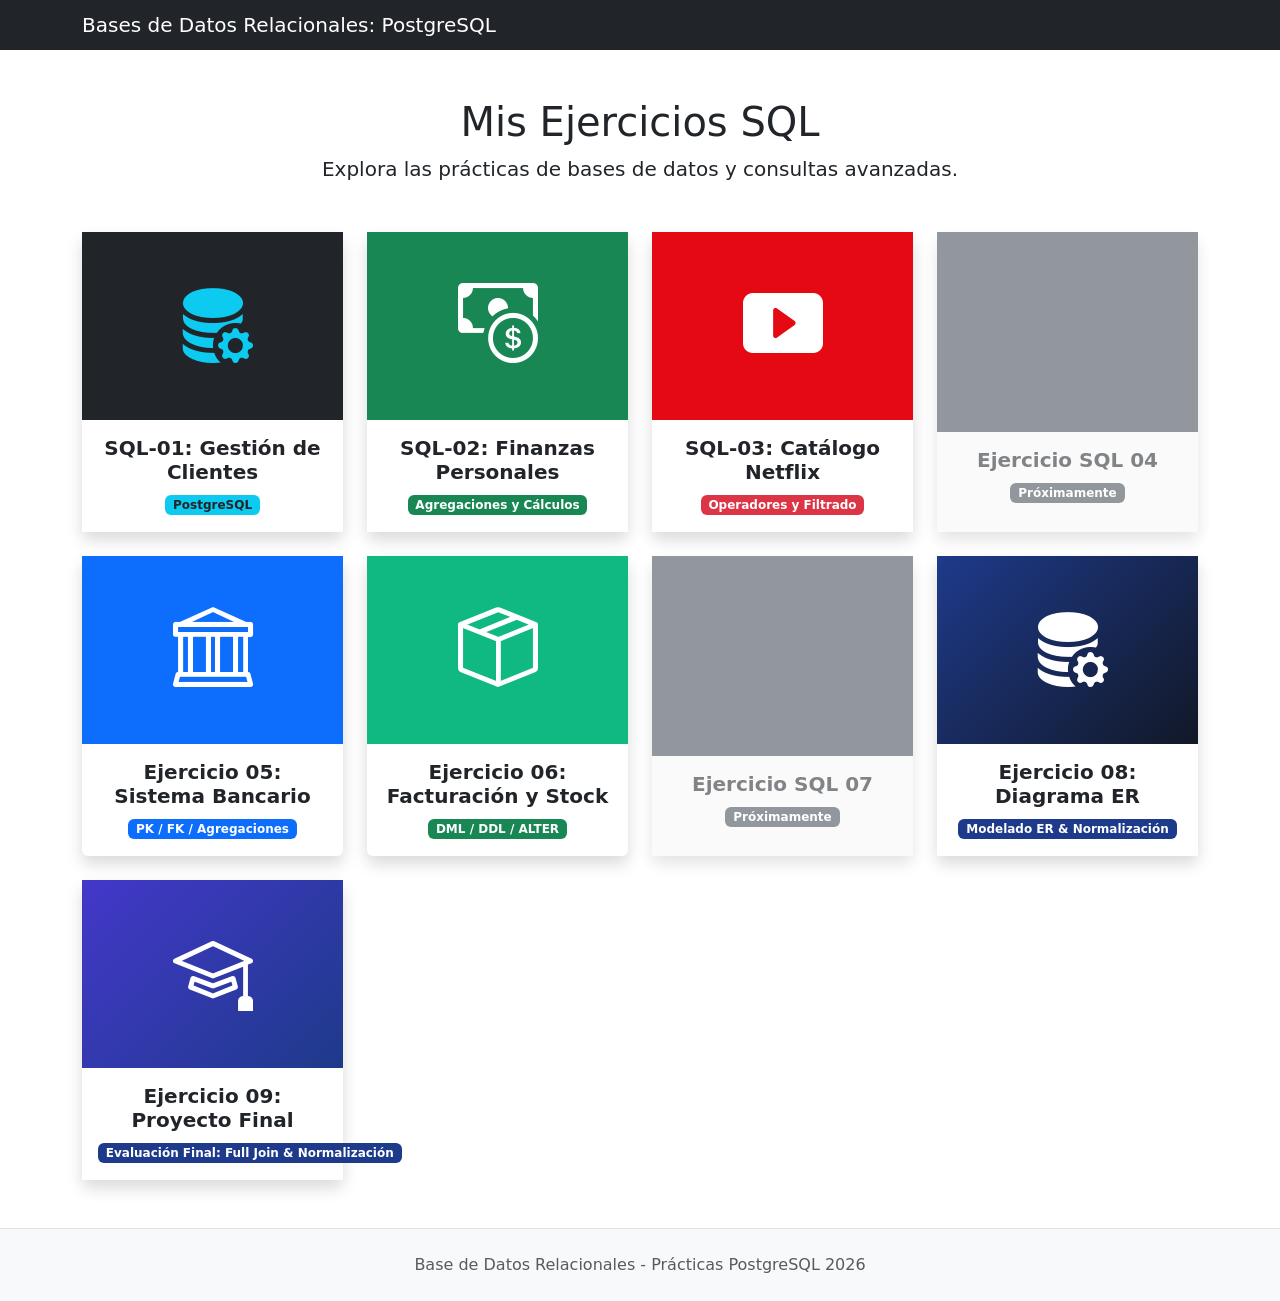
<file: index.html>
<!DOCTYPE html>
<html lang="es">

<head>
    <meta charset="UTF-8">
    <meta name="viewport" content="width=device-width, initial-scale=1.0">
    <title>Portafolio SQL - PostgreSQL</title>
    <link href="https://cdn.jsdelivr.net/npm/bootstrap@5.3.8/dist/css/bootstrap.min.css" rel="stylesheet"
        integrity="sha384-sRIl4kxILFvY47J16cr9ZwB07vP4J8+LH7qKQnuqkuIAvNWLzeN8tE5YBujZqJLB" crossorigin="anonymous">
    <link rel="stylesheet" href="https://cdn.jsdelivr.net/npm/bootstrap-icons@1.11.3/font/bootstrap-icons.min.css">
    <link rel="stylesheet" href="assets/css/style.css">
</head>

<body>
    <!-- Navbar -->
    <nav class="navbar navbar-dark bg-dark mb-5">
        <div class="container">
            <span class="navbar-brand mb-0 h1">Bases de Datos Relacionales: PostgreSQL</span>
        </div>
    </nav>

    <main class="container">
        <header class="text-center mb-5">
            <h1>Mis Ejercicios SQL</h1>
            <p class="lead">Explora las prácticas de bases de datos y consultas avanzadas.</p>
        </header>

        <!-- Grid de Tarjetas -->
        <div class="row row-cols-1 row-cols-md-4 g-4">
            <!-- Tarjeta 1 -->
            <div class="col">
                <div class="flip-container">
                    <div class="card-flip">
                        <div class="front">
                            <div class="card h-100 shadow border-0">
                                <div class="bg-dark d-flex align-items-center justify-content-center"
                                    style="height: 200px;">
                                    <i class="bi bi-database-fill-gear text-info" style="font-size: 5rem;"></i>
                                </div>
                                <div class="card-body text-center bg-white">
                                    <h5 class="card-title fw-bold">SQL-01: Gestión de Clientes</h5>
                                    <span class="badge bg-info text-dark">PostgreSQL</span>
                                </div>
                            </div>
                        </div>
                        <div class="back">
                            <div class="card h-100 bg-dark text-white text-center shadow border-0">
                                <div class="card-body d-flex flex-column justify-content-center p-4">
                                    <h5 class="text-info">Filtrado Avanzado</h5>
                                    <p class="small">Implementación de <code>WHERE</code>, operadores lógicos
                                        <code>AND/OR</code>, patrones <code>LIKE</code> y rangos.
                                    </p>
                                    <hr class="border-secondary">
                                    <ul class="list-unstyled mb-3 small text-start">
                                        <li><i class="bi bi-check2-circle text-info"></i> Modelado de Tablas</li>
                                        <li><i class="bi bi-check2-circle text-info"></i> Consultas DQL</li>
                                        <li><i class="bi bi-check2-circle text-info"></i> Respaldo SQL</li>
                                    </ul>
                                    <a href="ejercicios/sql-01/index.html" class="btn btn-info mt-auto fw-bold">Explorar
                                        Proyecto</a>
                                </div>
                            </div>
                        </div>
                    </div>
                </div>
            </div>
            <!-- Tarjeta 2 -->
            <div class="col">
                <div class="flip-container">
                    <div class="card-flip">
                        <div class="front">
                            <div class="card h-100 shadow border-0">
                                <div class="bg-success d-flex align-items-center justify-content-center"
                                    style="height: 200px;">
                                    <i class="bi bi-cash-coin text-white" style="font-size: 5rem;"></i>
                                </div>
                                <div class="card-body text-center bg-white">
                                    <h5 class="card-title fw-bold">SQL-02: Finanzas Personales</h5>
                                    <span class="badge bg-success">Agregaciones y Cálculos</span>
                                </div>
                            </div>
                        </div>
                        <div class="back">
                            <div class="card h-100 bg-dark text-white text-center shadow border-0">
                                <div class="card-body d-flex flex-column justify-content-center p-4">
                                    <h5 class="text-success">Cálculos Avanzados</h5>
                                    <p class="small">Uso de <code>SUM</code>, <code>AVG</code>, manejo de cuotas y
                                        actualizaciones de registros con <code>UPDATE</code>.</p>
                                    <hr class="border-secondary">
                                    <ul class="list-unstyled mb-3 small text-start">
                                        <li><i class="bi bi-check2-circle text-success"></i> Funciones de Agregación
                                        </li>
                                        <li><i class="bi bi-check2-circle text-success"></i> Cálculos de Mensualidades
                                        </li>
                                        <li><i class="bi bi-check2-circle text-success"></i> Re-estructuración de Deuda
                                        </li>
                                    </ul>
                                    <a href="ejercicios/sql-03/index.html" class="btn btn-success mt-auto fw-bold">Ver
                                        Análisis Financiero</a>
                                </div>
                            </div>
                        </div>
                    </div>
                </div>
            </div>
            <!-- Tarjeta 3 -->
            <div class="col">
                <div class="flip-container">
                    <div class="card-flip">
                        <div class="front">
                            <div class="card h-100 shadow border-0">
                                <div class="d-flex align-items-center justify-content-center"
                                    style="height: 200px; background-color: #E50914;">
                                    <i class="bi bi-play-btn-fill text-white" style="font-size: 5rem;"></i>
                                </div>
                                <div class="card-body text-center bg-white">
                                    <h5 class="card-title fw-bold">SQL-03: Catálogo Netflix</h5>
                                    <span class="badge bg-danger">Operadores y Filtrado</span>
                                </div>
                            </div>
                        </div>
                        <div class="back">
                            <div class="card h-100 bg-dark text-white text-center shadow border-0">
                                <div class="card-body d-flex flex-column justify-content-center p-4">
                                    <h5 class="text-danger">Dominio de Consultas</h5>
                                    <p class="small">Manipulación de catálogos mediante operadores <code>LIKE</code>,
                                        <code>IN</code>, <code>BETWEEN</code> y funciones de agregación.
                                    </p>
                                    <hr class="border-secondary">
                                    <a href="ejercicios/sql-04/index.html" class="btn btn-danger mt-auto fw-bold">Ver
                                        Catálogo</a>
                                </div>
                            </div>
                        </div>
                    </div>
                </div>
            </div>
            <!-- Tarjeta 4 -->
            <div class="col">
                <div class="flip-container">
                    <div class="card-flip">
                        <div class="front">
                            <div class="card h-100 shadow border-0 opacity-75">
                                <div class="bg-secondary d-flex align-items-center justify-content-center"
                                    style="height: 200px;">
                                    <i class="bi bi- cone-striped text-white-50" style="font-size: 5rem;"></i>
                                </div>
                                <div class="card-body text-center bg-light">
                                    <h5 class="card-title fw-bold text-muted">Ejercicio SQL 04</h5>
                                    <span class="badge bg-secondary">Próximamente</span>
                                </div>
                            </div>
                        </div>
                        <div class="back">
                            <div class="card h-100 bg-secondary text-white text-center shadow border-0">
                                <div class="card-body d-flex flex-column justify-content-center p-4">
                                    <h5 class="text-warning">Pendiente</h5>
                                    <p class="small italic">Este módulo está siendo diseñado actualmente.</p>
                                    <hr class="border-light opacity-25">
                                    <div class="d-flex justify-content-center align-items-center gap-2">
                                        <div class="spinner-grow spinner-grow-sm text-warning" role="status"></div>
                                        <span class="small">En desarrollo...</span>
                                    </div>
                                    <button class="btn btn-outline-light mt-auto disabled">Muy pronto</button>
                                </div>
                            </div>
                        </div>
                    </div>
                </div>
            </div>
            <!-- Tarjeta 5 -->
            <div class="col">
                <div class="flip-container">
                    <div class="card-flip">
                        <div class="front">
                            <div class="card h-100 shadow border-0">
                                <div class="d-flex align-items-center justify-content-center"
                                    style="height: 200px; background-color: #0d6efd;">
                                    <i class="bi bi-bank text-white" style="font-size: 5rem;"></i>
                                </div>
                                <div class="card-body text-center">
                                    <h5 class="card-title fw-bold">Ejercicio 05: Sistema Bancario</h5>
                                    <span class="badge bg-primary">PK / FK / Agregaciones</span>
                                </div>
                            </div>
                        </div>
                        <div class="back">
                            <div class="card h-100 bg-dark text-white text-center shadow border-0">
                                <div class="card-body d-flex flex-column justify-content-center">
                                    <h5 class="text-primary">Integridad Referencial</h5>
                                    <p class="small">Gestión de Clientes y Cuentas con restricciones
                                        <code>CASCADE</code> y filtros avanzados de deudores.
                                    </p>
                                    <a href="ejercicios/sql-06/index.html" class="btn btn-primary mt-auto fw-bold">Ver
                                        Detalles</a>
                                </div>
                            </div>
                        </div>
                    </div>
                </div>
            </div>
            <!-- Tarjeta 6 -->
            <div class="col">
                <div class="flip-container">
                    <div class="card-flip">
                        <div class="front">
                            <div class="card h-100 shadow border-0">
                                <div class="d-flex align-items-center justify-content-center"
                                    style="height: 200px; background-color: #10b981;">
                                    <i class="bi bi-box-seam text-white" style="font-size: 5rem;"></i>
                                </div>
                                <div class="card-body text-center">
                                    <h5 class="card-title fw-bold">Ejercicio 06: Facturación y Stock</h5>
                                    <span class="badge bg-success">DML / DDL / ALTER</span>
                                </div>
                            </div>
                        </div>
                        <div class="back">
                            <div class="card h-100 bg-dark text-white text-center shadow border-0">
                                <div class="card-body d-flex flex-column justify-content-center">
                                    <h5 class="text-success">Gestión de Inventario</h5>
                                    <p class="small">Control de 4 tablas relacionadas con actualización de esquemas y
                                        cálculos de totales mediante JOINS complejos.</p>
                                    <a href="ejercicios/sql-07/index.html" class="btn btn-success mt-auto fw-bold">Ver
                                        Detalles</a>
                                </div>
                            </div>
                        </div>
                    </div>
                </div>
            </div>
            <!-- Tarjeta 7 -->
            <div class="col">
                <div class="flip-container">
                    <div class="card-flip">
                        <div class="front">
                            <div class="card h-100 shadow border-0 opacity-75">
                                <div class="bg-secondary d-flex align-items-center justify-content-center"
                                    style="height: 200px;">
                                    <i class="bi bi- cone-striped text-white-50" style="font-size: 5rem;"></i>
                                </div>
                                <div class="card-body text-center bg-light">
                                    <h5 class="card-title fw-bold text-muted">Ejercicio SQL 07</h5>
                                    <span class="badge bg-secondary">Próximamente</span>
                                </div>
                            </div>
                        </div>
                        <div class="back">
                            <div class="card h-100 bg-secondary text-white text-center shadow border-0">
                                <div class="card-body d-flex flex-column justify-content-center p-4">
                                    <h5 class="text-warning">Pendiente</h5>
                                    <p class="small italic">Este módulo está siendo diseñado actualmente.</p>
                                    <hr class="border-light opacity-25">
                                    <div class="d-flex justify-content-center align-items-center gap-2">
                                        <div class="spinner-grow spinner-grow-sm text-warning" role="status"></div>
                                        <span class="small">En desarrollo...</span>
                                    </div>
                                    <button class="btn btn-outline-light mt-auto disabled">Muy pronto</button>
                                </div>
                            </div>
                        </div>
                    </div>
                </div>
            </div>
            <!-- Tarjeta 8 -->
            <div class="col">
                <div class="flip-container">
                    <div class="card-flip">
                        <div class="front">
                            <div class="card h-100 shadow border-0">
                                <div class="d-flex align-items-center justify-content-center"
                                    style="height: 200px; background: linear-gradient(135deg, #1e3a8a 0%, #111827 100%);">
                                    <i class="bi bi-database-fill-gear text-white" style="font-size: 5rem;"></i>
                                </div>
                                <div class="card-body text-center bg-white">
                                    <h5 class="card-title fw-bold text-dark">Ejercicio 08: Diagrama ER</h5>
                                    <span class="badge" style="background-color: #1e3a8a;">Modelado ER &
                                        Normalización</span>
                                </div>
                            </div>
                        </div>
                        <div class="back">
                            <div class="card h-100 text-white text-center shadow border-0"
                                style="background-color: #1e3a8a;">
                                <div class="card-body d-flex flex-column justify-content-center p-4">
                                    <h5 class="text-info fw-bold">Estructura & Lógica</h5>
                                    <p class="small italic">Diseño de bases de datos para Envíos, Retail y Banca.</p>
                                    <hr class="border-light opacity-25">
                                    <div class="mb-3">
                                        <span class="badge rounded-pill bg-light text-dark me-1">Relational</span>
                                        <span class="badge rounded-pill bg-light text-dark">Data Integrity</span>
                                    </div>
                                    <a href="ejercicios/sql-09/index.html" class="btn btn-outline-light mt-auto">
                                        <i class="bi bi-eye-fill me-2"></i>Ver Proyecto
                                    </a>
                                </div>
                            </div>
                        </div>
                    </div>
                </div>
            </div>
            <!-- Tarjeta 9 -->
            <div class="col">
                <div class="flip-container">
                    <div class="card-flip">

                        <div class="front">
                            <div class="card h-100 shadow border-0">

                                <div class="d-flex align-items-center justify-content-center"
                                    style="height: 200px; background: linear-gradient(135deg, #4338ca 0%, #1e3a8a 100%);">
                                    <i class="bi bi-mortarboard text-white" style="font-size: 5rem;"></i>
                                </div>
                                <div class="card-body text-center bg-white">
                                    <h5 class="card-title fw-bold text-dark">Ejercicio 09: Proyecto Final</h5>
                                    <span class="badge" style="background-color: #1e3a8a;">Evaluación Final: Full Join &
                                        Normalización</span>
                                </div>
                            </div>
                        </div>
                        <div class="back">
                            <div class="card h-100 text-white text-center shadow border-0"
                                style="background-color: #1e3a8a;">
                                <div class="card-body d-flex flex-column justify-content-center p-4">
                                    <h5 class="text-warning fw-bold">PROYECTO FINAL</h5>
                                    <p class="small">Resolución de JOINS complejos, Full Outer Joins y migración a 3FN.
                                    </p>
                                    <hr class="border-light opacity-25">
                                    <div class="mb-3">
                                        <span class="badge rounded-pill bg-light text-dark me-1">PostgreSQL</span>
                                        <span class="badge rounded-pill bg-light text-dark">DML / DDL</span>
                                    </div>
                                    <a href="ejercicios/sql-010(Final)/index.html"
                                        class="btn btn-warning mt-auto shadow-sm fw-bold">
                                        <i class="bi bi-check-circle-fill me-2"></i>Ver Evaluación
                                    </a>
                                </div>
                            </div>
                        </div>
                    </div>
                </div>
            </div>
        </div>
    </main>

    <!-- Footer -->
    <footer class="bg-light text-center py-4 mt-5 border-top">
        <p class="text-muted mb-0">Base de Datos Relacionales - Prácticas PostgreSQL 2026</p>
    </footer>

    <script src="https://cdn.jsdelivr.net/npm/bootstrap@5.3.8/dist/js/bootstrap.bundle.min.js"
        integrity="sha384-FKyoEForCGlyvwx9Hj09JcYn3nv7wiPVlz7YYwJrWVcXK/BmnVDxM+D2scQbITxI"
        crossorigin="anonymous"></script>
</body>

</html>
</file>
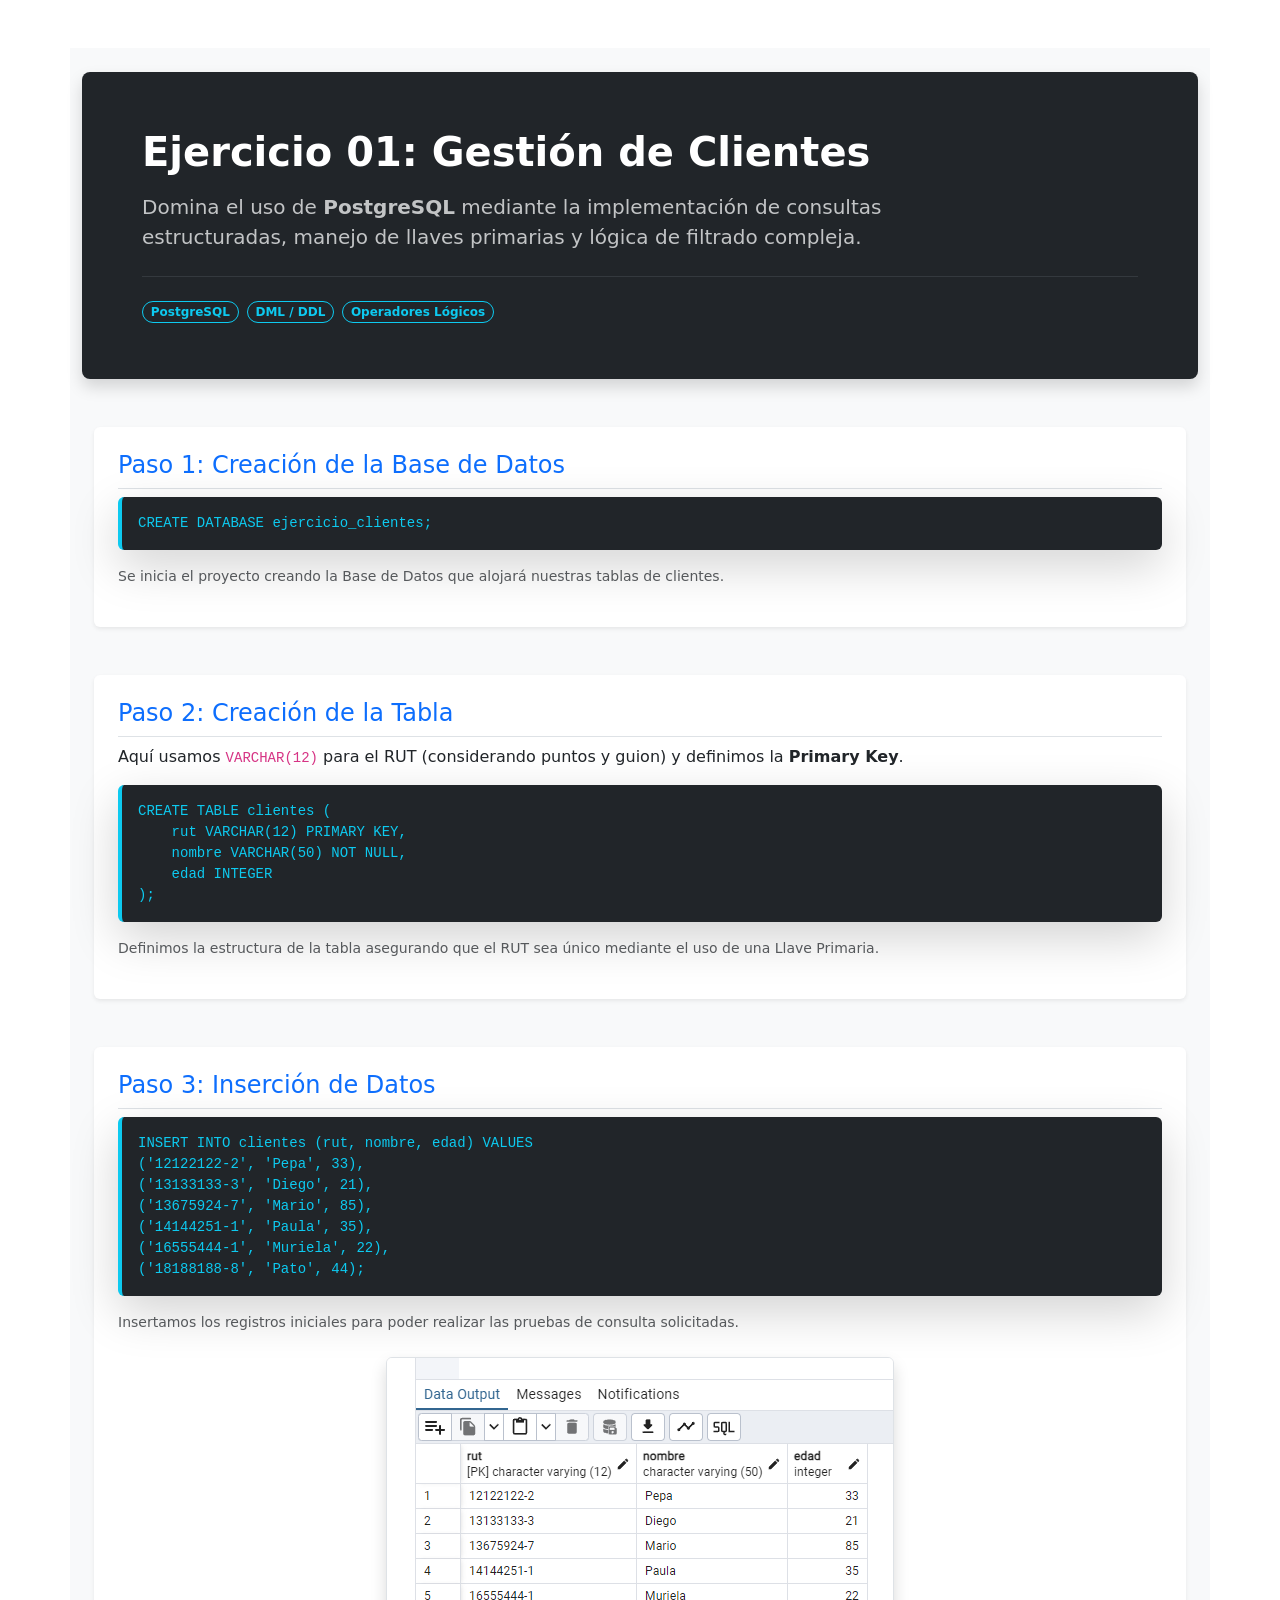
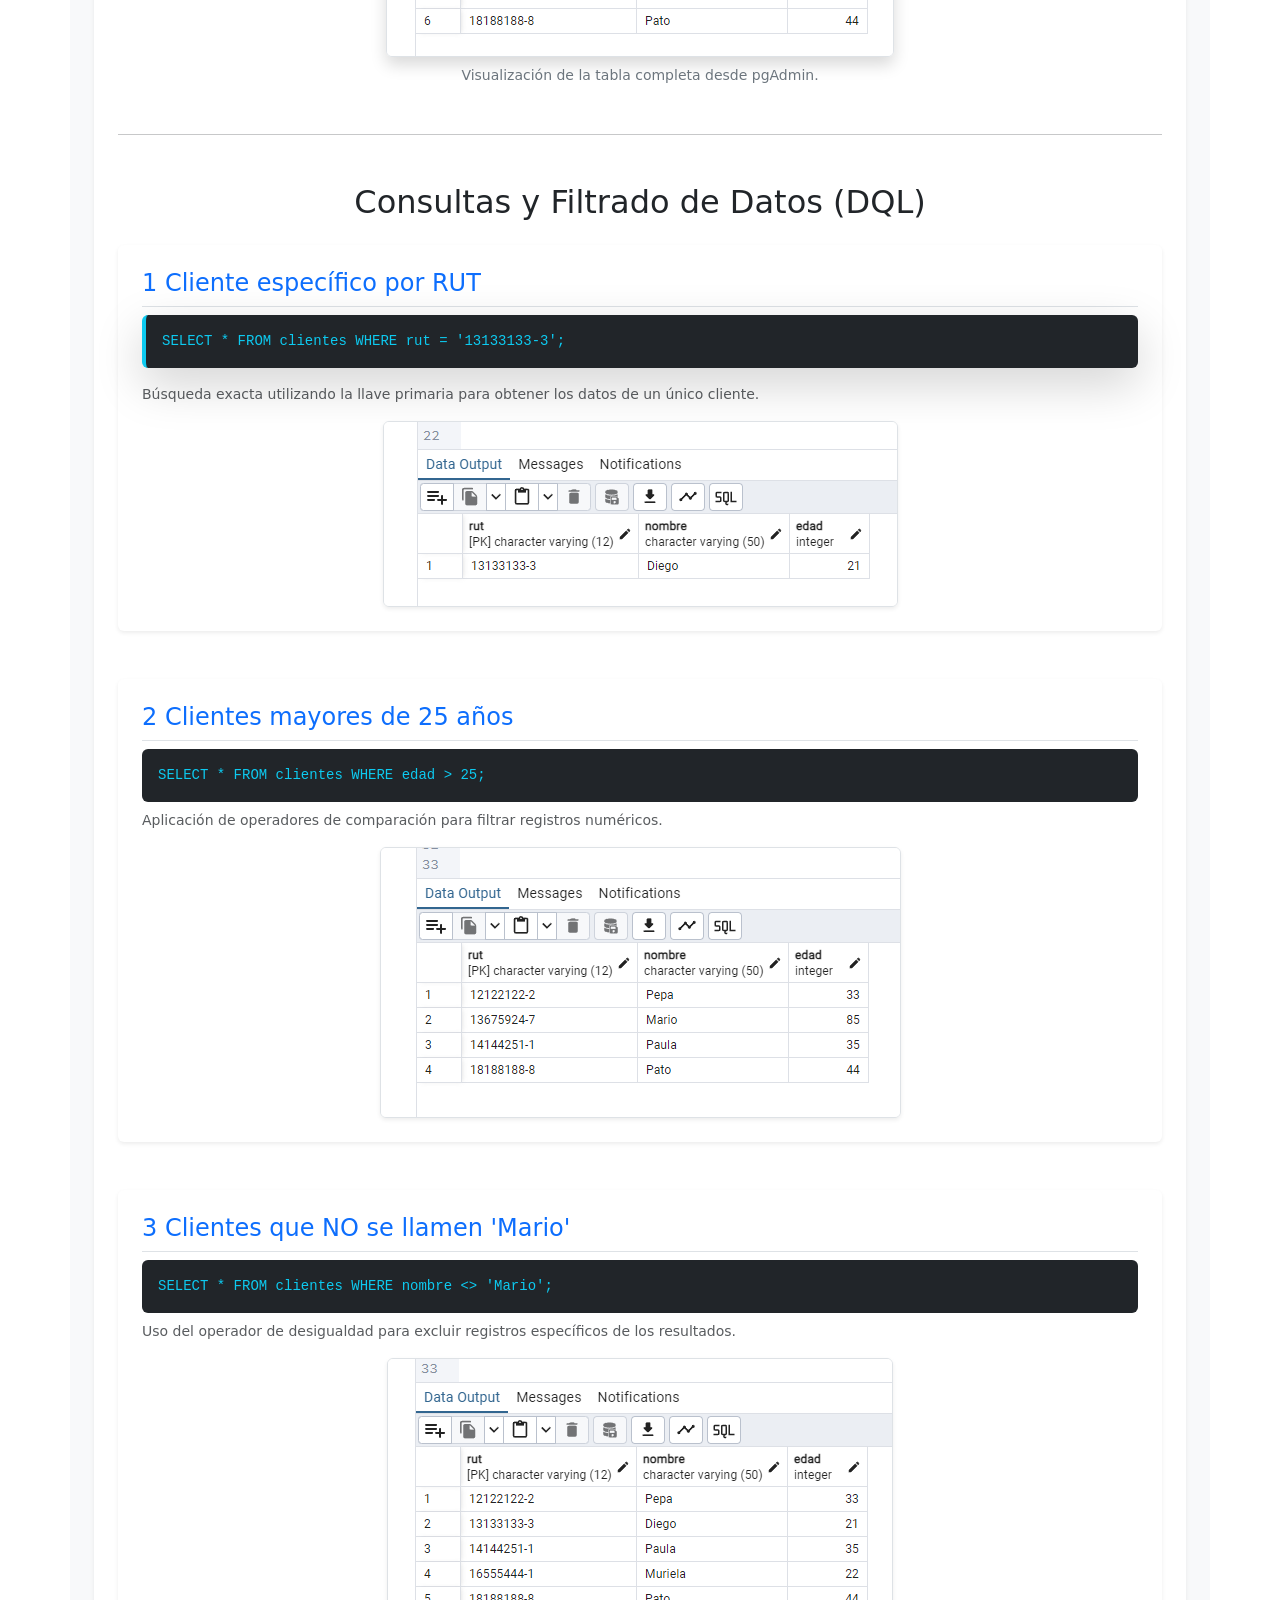
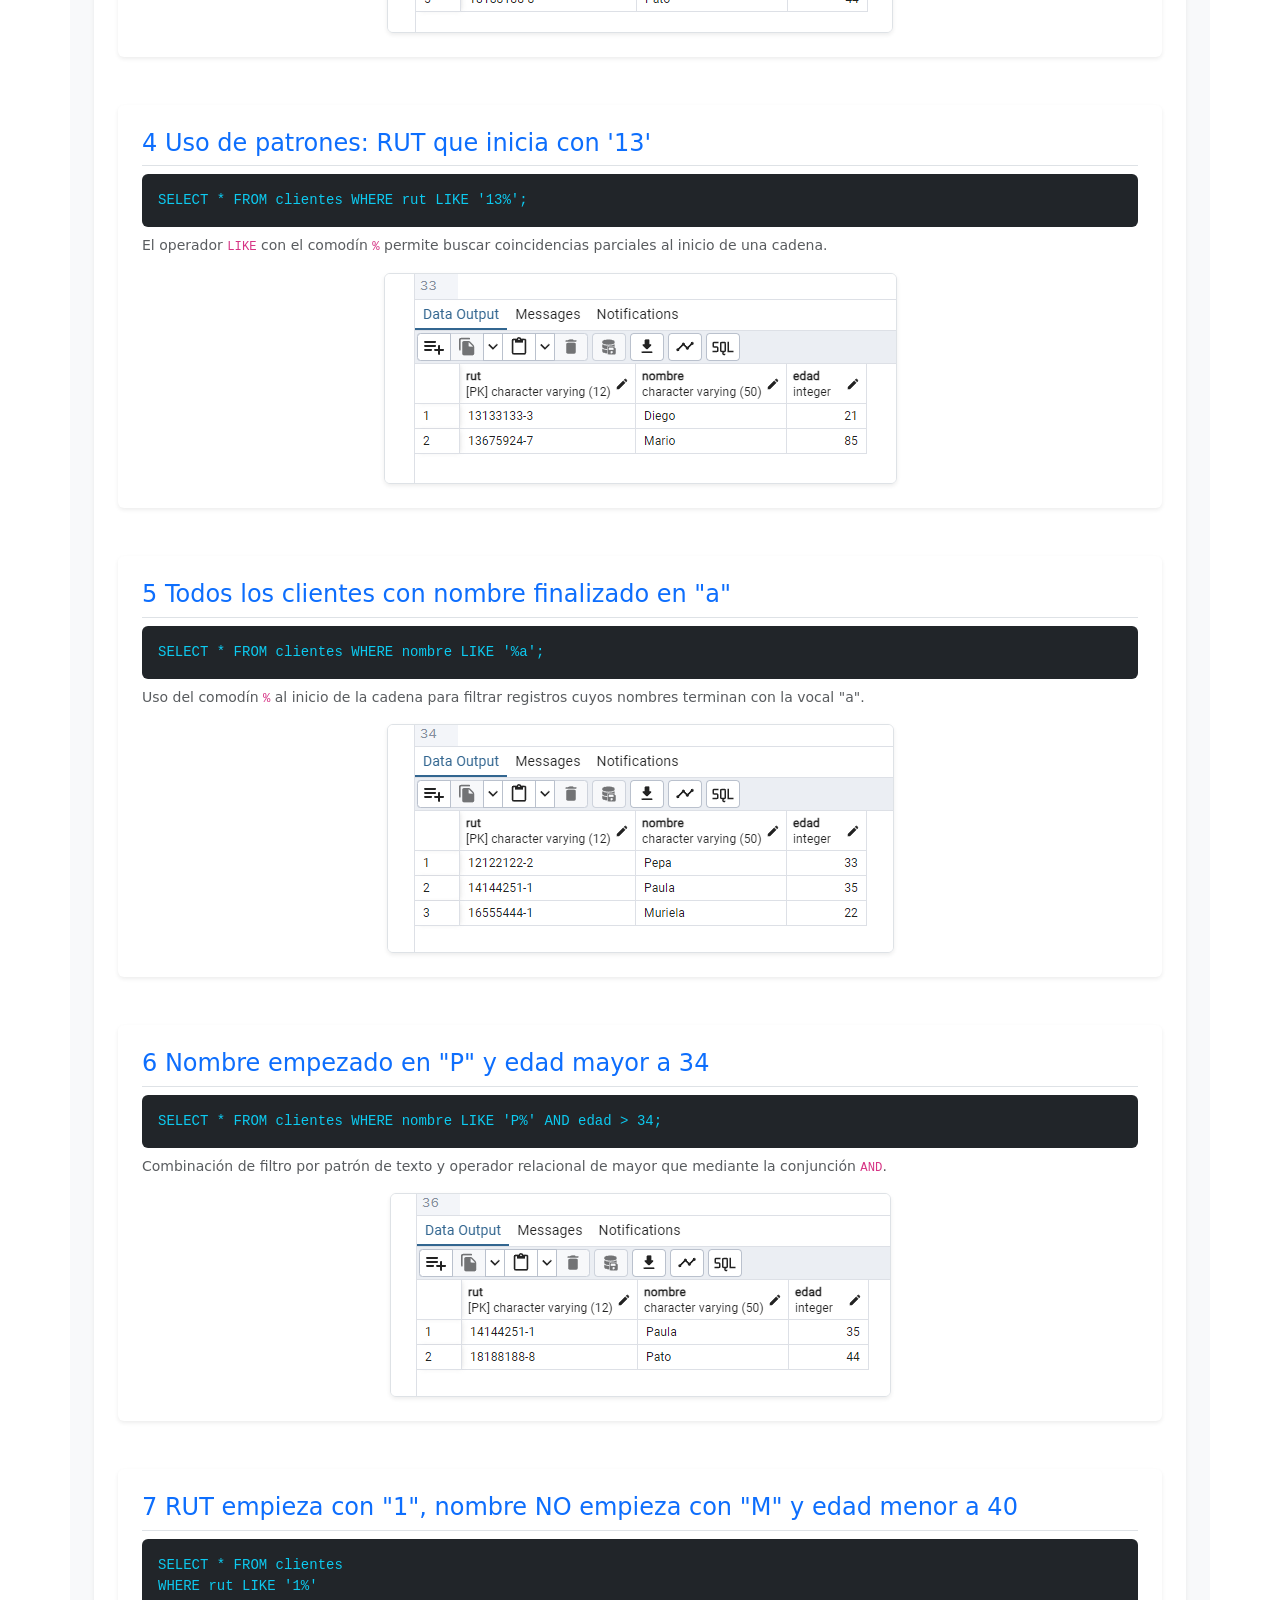
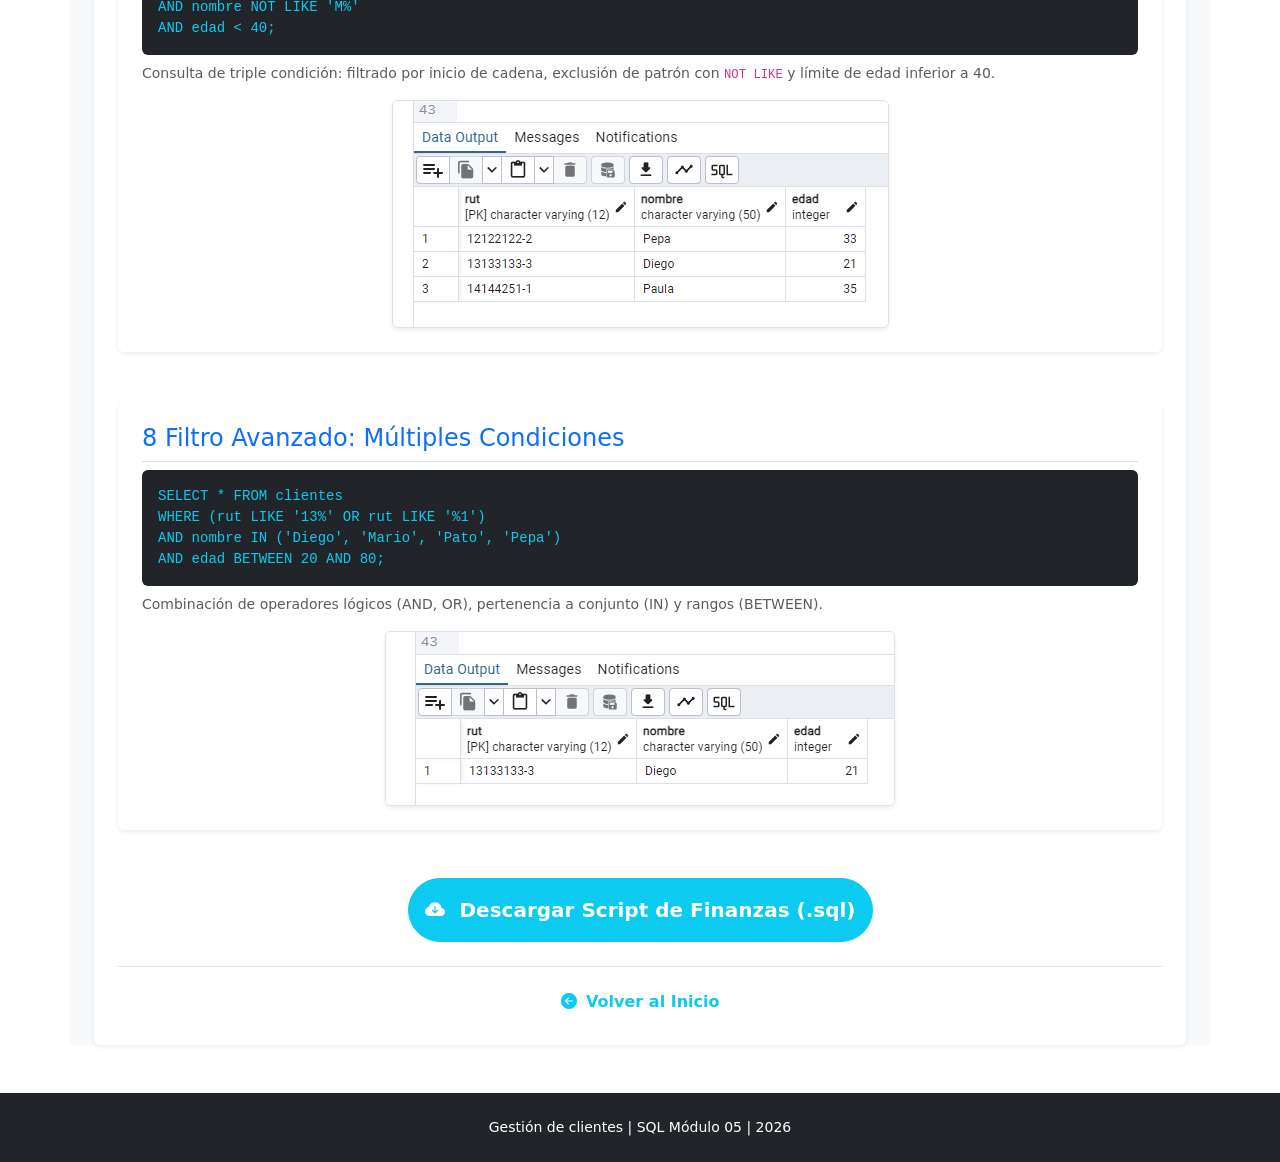
<file: ejercicios/sql-01/index.html>
<!DOCTYPE html>
<html lang="en">

<head>
    <meta charset="UTF-8">
    <meta name="viewport" content="width=device-width, initial-scale=1.0">
    <link href="https://cdn.jsdelivr.net/npm/bootstrap@5.3.8/dist/css/bootstrap.min.css" rel="stylesheet"
        integrity="sha384-sRIl4kxILFvY47J16cr9ZwB07vP4J8+LH7qKQnuqkuIAvNWLzeN8tE5YBujZqJLB" crossorigin="anonymous">
    <link rel="stylesheet" href="https://cdn.jsdelivr.net/npm/bootstrap-icons@1.11.3/font/bootstrap-icons.min.css">
    <title>SQL-01</title>
</head>

<body>
    <section class="container mt-5 pt-4 bg-light">
        <div class="p-5 mb-4 bg-dark text-white rounded-3 shadow">
            <div class="container-fluid py-2">
                <h1 class="display-6 fw-bold">Ejercicio 01: Gestión de Clientes</h1>
                <p class="col-md-10 fs-5 mt-3 text-light opacity-75">
                    Domina el uso de <strong>PostgreSQL</strong> mediante la implementación de consultas
                    estructuradas, manejo de llaves primarias y lógica de filtrado compleja.
                </p>
                <hr class="my-4 border-secondary">
                <div class="d-flex flex-wrap gap-2">
                    <span class="badge rounded-pill border border-info text-info">PostgreSQL</span>
                    <span class="badge rounded-pill border border-info text-info">DML / DDL</span>
                    <span class="badge rounded-pill border border-info text-info">Operadores Lógicos</span>
                </div>
            </div>
        </div>

        <!-- Contenedor Principal del Ejercicio -->
        <div class="container my-5">

            <!-- Paso 1 -->
            <section class="mb-5 shadow-sm p-4 rounded bg-white">
                <h2 class="h4 text-primary border-bottom pb-2">Paso 1: Creación de la Base de Datos</h2>
                <div class="bg-dark shadow-lg border-start border-info border-4 rounded p-3 mb-3">
                    <pre class="text-info mb-0"><code>CREATE DATABASE ejercicio_clientes;</code></pre>
                </div>
                <p class="text-muted small italic">Se inicia el proyecto creando la Base de Datos que alojará
                    nuestras tablas de clientes.</p>
            </section>

            <!-- Paso 2 -->
            <section class="mb-5 shadow-sm p-4 rounded bg-white">
                <h2 class="h4 text-primary border-bottom pb-2">Paso 2: Creación de la Tabla</h2>
                <p>Aquí usamos <code>VARCHAR(12)</code> para el RUT (considerando puntos y guion) y definimos la
                    <strong>Primary Key</strong>.
                </p>
                <div class="bg-dark shadow-lg border-start border-info border-4 rounded p-3 mb-3">
                    <pre class="text-info mb-0"><code>CREATE TABLE clientes (
    rut VARCHAR(12) PRIMARY KEY,
    nombre VARCHAR(50) NOT NULL,
    edad INTEGER
);</code></pre>
                </div>
                <p class="text-muted small italic">Definimos la estructura de la tabla asegurando que el RUT sea único
                    mediante el uso de una Llave Primaria.</p>
            </section>

            <!-- Paso 3 -->
            <section class="mb-5 shadow-sm p-4 rounded bg-white">
                <h2 class="h4 text-primary border-bottom pb-2">Paso 3: Inserción de Datos</h2>
                <div class="bg-dark shadow-lg border-start border-info border-4 rounded p-3 mb-3">
                    <pre class="text-info mb-0"><code>INSERT INTO clientes (rut, nombre, edad) VALUES
('12122122-2', 'Pepa', 33),
('13133133-3', 'Diego', 21),
('13675924-7', 'Mario', 85),
('14144251-1', 'Paula', 35),
('16555444-1', 'Muriela', 22),
('18188188-8', 'Pato', 44);</code></pre>
                </div>
                <p class="text-muted small italic">Insertamos los registros iniciales para poder realizar las pruebas de
                    consulta solicitadas.</p>

                <!-- Imagen de los datos -->
                <div class="text-center mt-4">
                    <img src="img/datosTablaClientes.png" class="img-fluid rounded shadow border"
                        alt="Vista de datos en pgAdmin">
                    <p class="small text-secondary mt-2">Visualización de la tabla completa desde pgAdmin.</p>
                </div>

                <!-- Consultas y Filtrado -->
                <hr class="my-5">
                <h2 class="text-center mb-4">Consultas y Filtrado de Datos (DQL)</h2>

                <!-- Consulta 1 -->
                <section class="mb-5 shadow-sm p-4 rounded bg-white">
                    <h2 class="h4 text-primary border-bottom pb-2">1 Cliente específico por RUT</h2>
                    <div class="bg-dark shadow-lg border-start border-info border-4 rounded p-3 mb-3">
                        <pre class="text-info mb-0"><code>SELECT * FROM clientes WHERE rut = '13133133-3';</code></pre>
                    </div>
                    <p class="text-muted small italic">Búsqueda exacta utilizando la llave primaria para obtener los
                        datos de un
                        único cliente.</p>
                    <div class="text-center mt-3">
                        <img src="img/consulta_rut.png" class="img-fluid rounded shadow-sm border"
                            alt="Resultado consulta RUT específico">
                    </div>
                </section>

                <!-- Consulta 2 -->
                <section class="mb-5 shadow-sm p-4 rounded bg-white">
                    <h2 class="h4 text-primary border-bottom pb-2">2 Clientes mayores de 25 años</h2>
                    <div class="bg-dark rounded p-3 mb-2">
                        <pre class="text-info mb-0"><code>SELECT * FROM clientes WHERE edad > 25;</code></pre>
                    </div>
                    <p class="text-muted small italic">Aplicación de operadores de comparación para filtrar registros
                        numéricos.</p>
                    <div class="text-center mt-3">
                        <img src="img/consulta_edad.png" class="img-fluid rounded shadow-sm border"
                            alt="Resultado clientes mayores de 25">
                    </div>
                </section>

                <!-- Consulta 3 -->
                <section class="mb-5 shadow-sm p-4 rounded bg-white">
                    <h2 class="h4 text-primary border-bottom pb-2">3 Clientes que NO se llamen 'Mario'</h2>
                    <div class="bg-dark rounded p-3 mb-2">
                        <pre class="text-info mb-0"><code>SELECT * FROM clientes WHERE nombre <> 'Mario';</code></pre>
                    </div>
                    <p class="text-muted small italic">Uso del operador de desigualdad para excluir registros
                        específicos de los
                        resultados.</p>
                    <div class="text-center mt-3">
                        <img src="img/consulta_nombre_excluido.png" class="img-fluid rounded shadow-sm border"
                            alt="Resultado exclusión de nombre">
                    </div>
                </section>

                <!-- Consulta 4 -->
                <section class="mb-5 shadow-sm p-4 rounded bg-white">
                    <h2 class="h4 text-primary border-bottom pb-2">4 Uso de patrones: RUT que inicia con '13'</h2>
                    <div class="bg-dark rounded p-3 mb-2">
                        <pre class="text-info mb-0"><code>SELECT * FROM clientes WHERE rut LIKE '13%';</code></pre>
                    </div>
                    <p class="text-muted small italic">El operador <code>LIKE</code> con el comodín <code>%</code>
                        permite buscar
                        coincidencias parciales al inicio de una cadena.</p>
                    <div class="text-center mt-3">
                        <img src="img/consulta_rut_inicio13.png" class="img-fluid rounded shadow-sm border"
                            alt="Resultado RUT inicial 13">
                    </div>
                </section>

                <!-- Consulta 5 -->
                <section class="mb-5 shadow-sm p-4 rounded bg-white">
                    <h2 class="h4 text-primary border-bottom pb-2">5 Todos los clientes con nombre finalizado en "a"
                    </h2>
                    <div class="bg-dark rounded p-3 mb-2">
                        <pre class="text-info mb-0"><code>SELECT * FROM clientes WHERE nombre LIKE '%a';</code></pre>
                    </div>
                    <p class="text-muted small italic">Uso del comodín <code>%</code> al inicio de la cadena para
                        filtrar registros
                        cuyos nombres terminan con la vocal "a".</p>
                    <div class="text-center mt-3">
                        <img src="img/consulta_nombre_terminadoEn.png" class="img-fluid rounded shadow-sm border"
                            alt="Resultado nombres finalizados en a">
                    </div>
                </section>

                <!-- Consulta 6 -->
                <section class="mb-5 shadow-sm p-4 rounded bg-white">
                    <h2 class="h4 text-primary border-bottom pb-2">6 Nombre empezado en "P" y edad mayor a 34</h2>
                    <div class="bg-dark rounded p-3 mb-2">
                        <pre
                            class="text-info mb-0"><code>SELECT * FROM clientes WHERE nombre LIKE 'P%' AND edad > 34;</code></pre>
                    </div>
                    <p class="text-muted small italic">Combinación de filtro por patrón de texto y operador relacional
                        de mayor que
                        mediante la conjunción <code>AND</code>.</p>
                    <div class="text-center mt-3">
                        <img src="img/consulta_nombre_contengaYmayorEdad.png" class="img-fluid rounded shadow-sm border"
                            alt="Resultado nombre P y edad mayor a 34">
                    </div>
                </section>

                <!-- Consulta 7 -->
                <section class="mb-5 shadow-sm p-4 rounded bg-white">
                    <h2 class="h4 text-primary border-bottom pb-2">7 RUT empieza con "1", nombre NO empieza con "M" y
                        edad menor a 40</h2>
                    <div class="bg-dark rounded p-3 mb-2">
                        <pre class="text-info mb-0"><code>SELECT * FROM clientes 
WHERE rut LIKE '1%' 
AND nombre NOT LIKE 'M%' 
AND edad < 40;</code></pre>
                    </div>
                    <p class="text-muted small italic">Consulta de triple condición: filtrado por inicio de cadena,
                        exclusión de
                        patrón con <code>NOT LIKE</code> y límite de edad inferior a 40.</p>
                    <div class="text-center mt-3">
                        <img src="img/consulta_rut_multiAND.png" class="img-fluid rounded shadow-sm border"
                            alt="Resultado filtro complejo 4.7">
                    </div>
                </section>

                <!-- Consulta 8 -->
                <section class="mb-5 shadow-sm p-4 rounded bg-white">
                    <h2 class="h4 text-primary border-bottom pb-2">8 Filtro Avanzado: Múltiples Condiciones</h2>
                    <div class="bg-dark rounded p-3 mb-2">
                        <pre class="text-info mb-0"><code>SELECT * FROM clientes 
WHERE (rut LIKE '13%' OR rut LIKE '%1') 
AND nombre IN ('Diego', 'Mario', 'Pato', 'Pepa') 
AND edad BETWEEN 20 AND 80;</code></pre>
                    </div>
                    <p class="text-muted small italic">Combinación de operadores lógicos (AND, OR), pertenencia a
                        conjunto (IN) y
                        rangos (BETWEEN).</p>
                    <div class="text-center mt-3">
                        <img src="img/consulta_rut_multi.png" class="img-fluid rounded shadow-sm border"
                            alt="Resultado filtro complejo">
                    </div>
                </section>

                <!-- Botón de descarga -->
                <div class="text-center px-4">
                    <a href="ejercicio_01.sql" download
                        class="btn btn-lg btn-info rounded-pill fw-bold py-3 text-white">
                        <i class="bi bi-cloud-arrow-down-fill me-2"></i> Descargar Script de Finanzas (.sql)
                    </a>
                </div>

                <!-- Botón de ir al inicio -->
                <div class="mt-4 text-center border-top pt-3">
                    <a href="../../index.html" class="btn btn-link text-decoration-none text-info fw-bold">
                        <i class="bi bi-arrow-left-circle-fill me-1"></i> Volver al Inicio
                    </a>
                </div>
            </section>
        </div>
    </section>
    <footer class="text-white text-center py-4 mt-5" style="background-color: #212529;">
        <p class="mb-0 small">Gestión de clientes | SQL Módulo 05 | 2026</p>
    </footer>
</body>

</html>
</file>
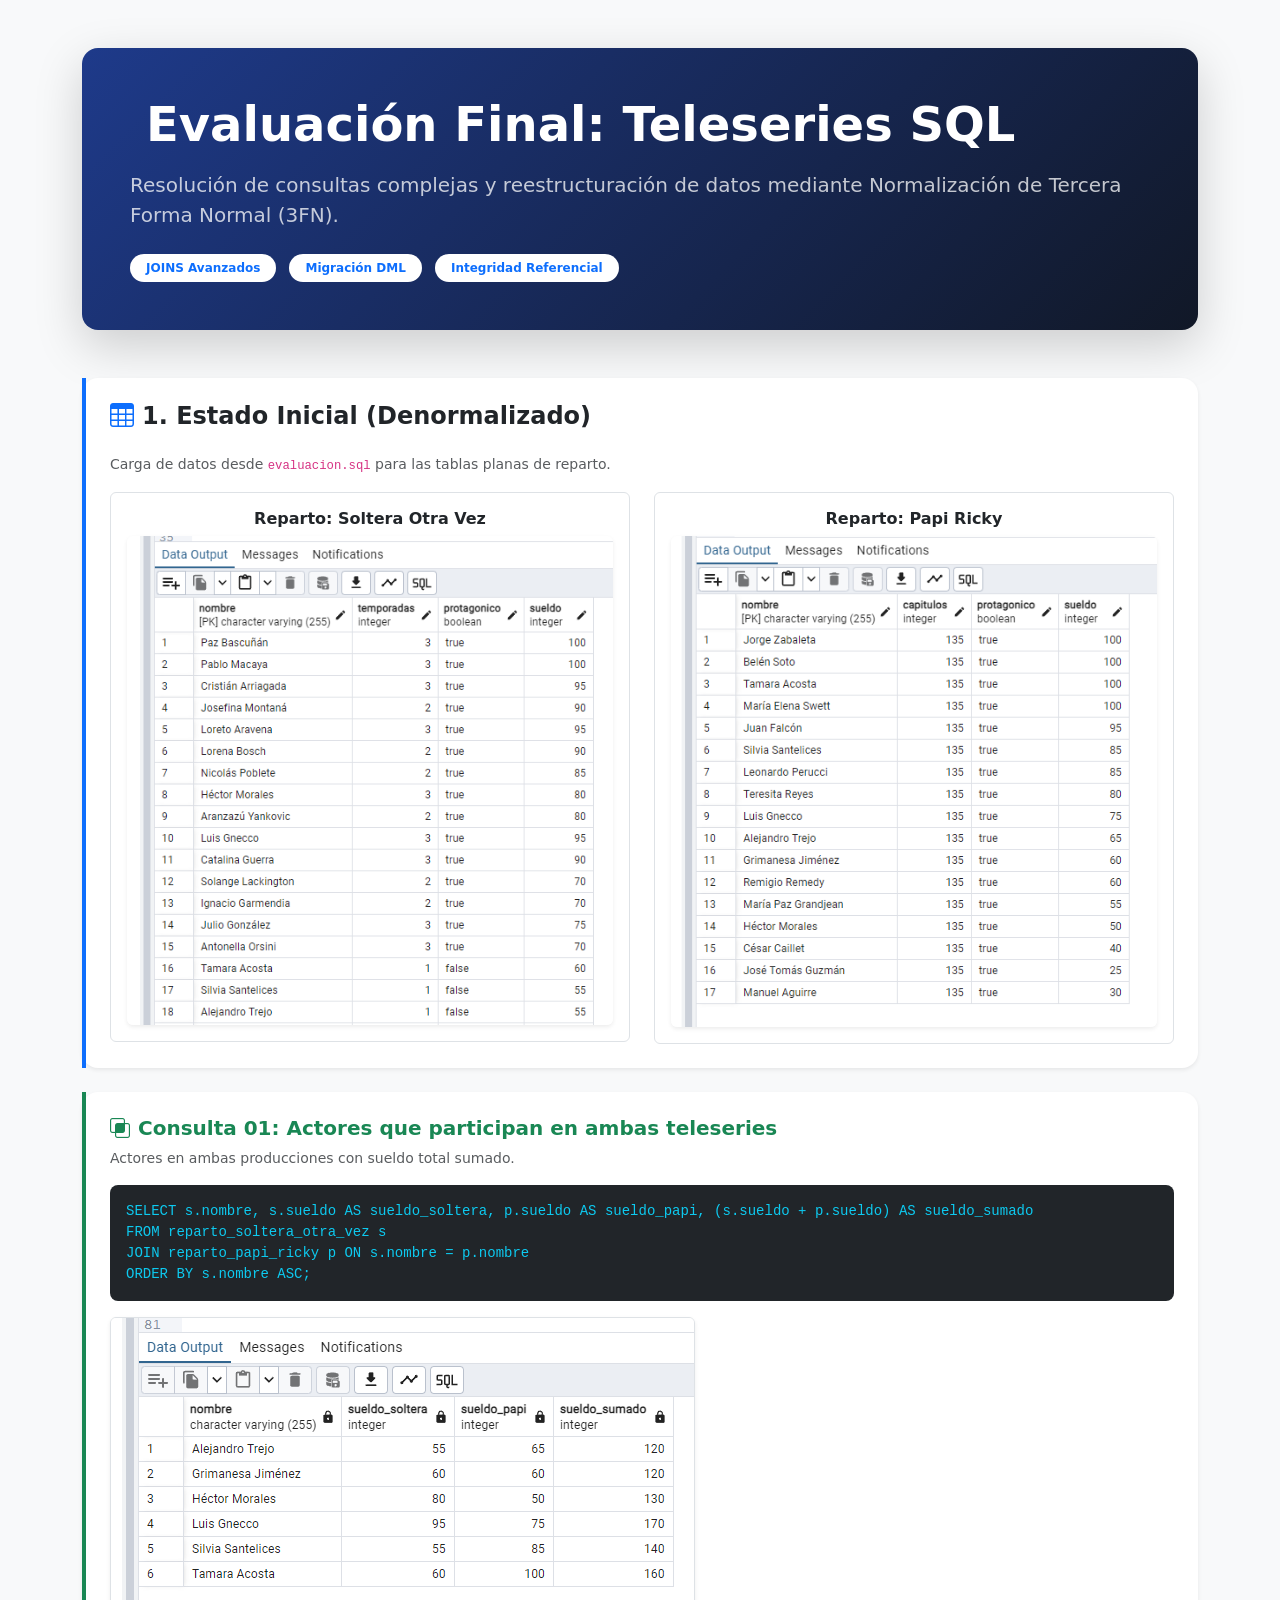
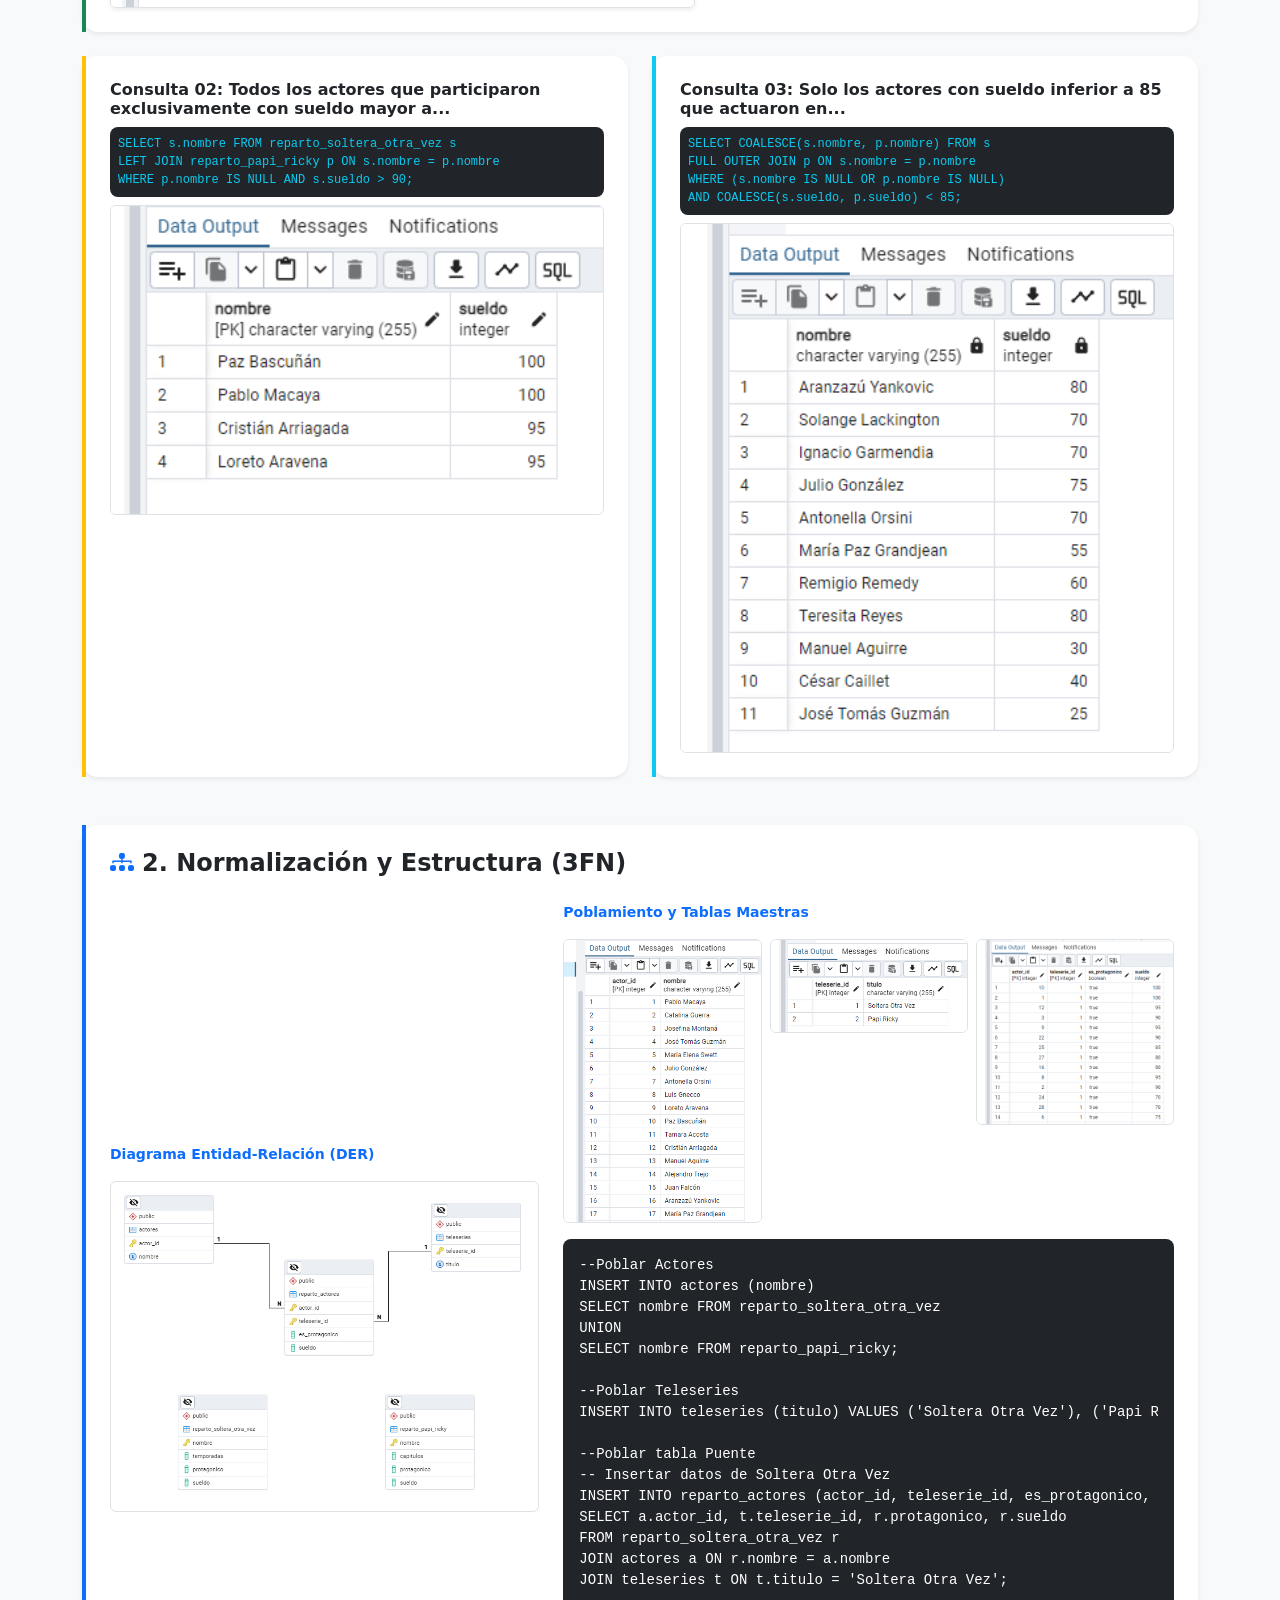
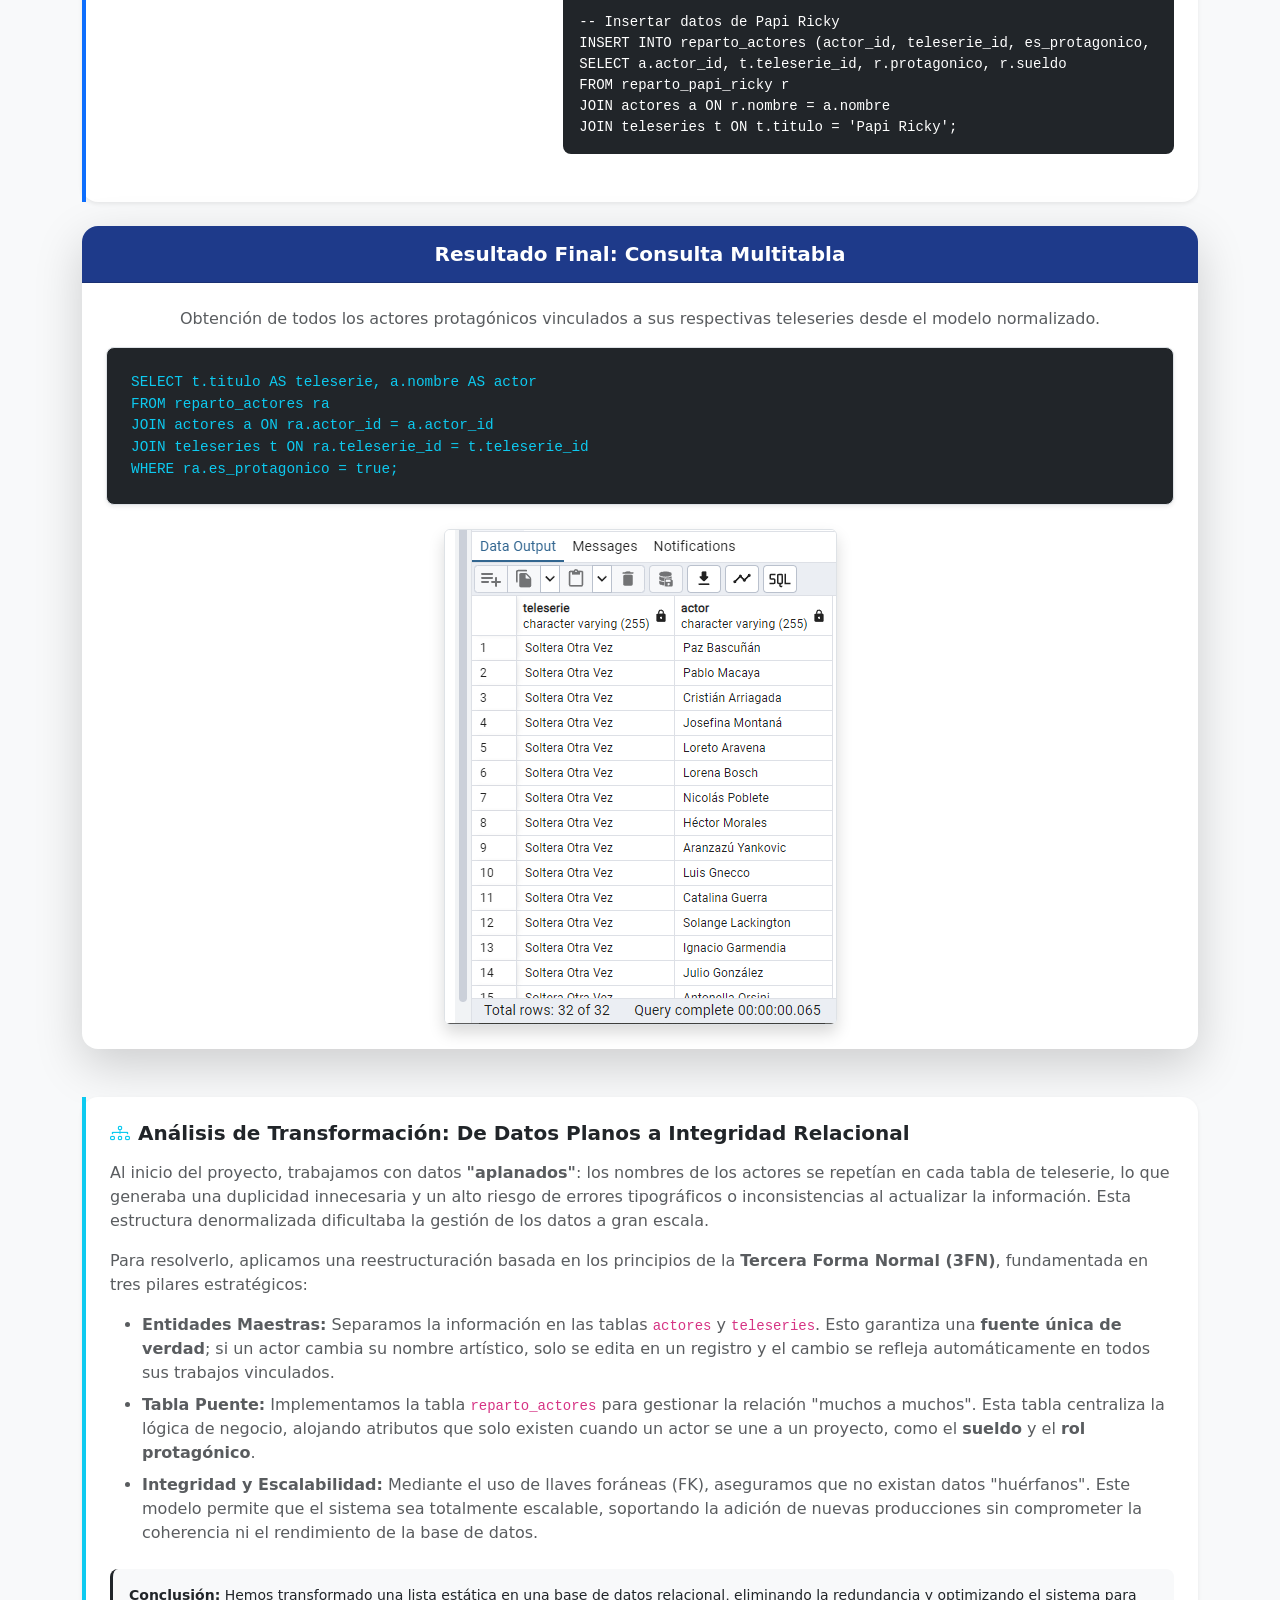
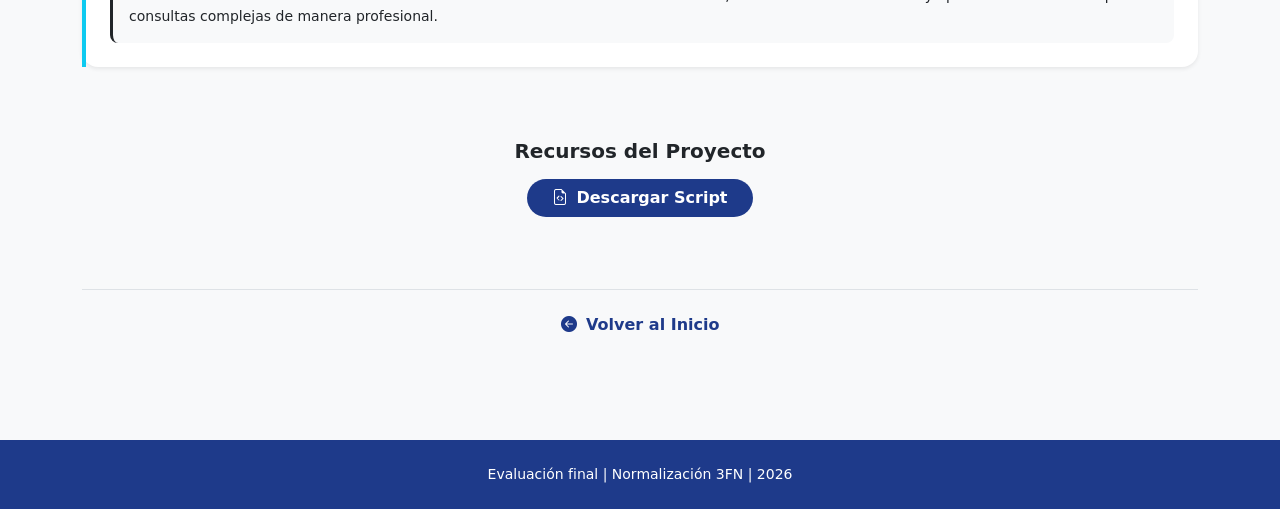
<file: ejercicios/sql-010(Final)/index.html>
<!DOCTYPE html>
<html lang="es">

<head>
    <meta charset="UTF-8">
    <meta name="viewport" content="width=device-width, initial-scale=1.0">
    <title>Evaluación Final: SQL & Normalización</title>
    <link href="https://cdn.jsdelivr.net/npm/bootstrap@5.3.8/dist/css/bootstrap.min.css" rel="stylesheet"
        integrity="sha384-sRIl4kxILFvY47J16cr9ZwB07vP4J8+LH7qKQnuqkuIAvNWLzeN8tE5YBujZqJLB" crossorigin="anonymous">
    <link rel="stylesheet" href="https://cdn.jsdelivr.net/npm/bootstrap-icons@1.11.0/font/bootstrap-icons.css">
</head>

<body class="bg-light">

    <div class="container py-5">
        <div class="card shadow-lg border-0 rounded-4 mb-5"
            style="background: linear-gradient(135deg, #1e3a8a 0%, #111827 100%); color: white;">
            <div class="card-body p-5">
                <div class="d-flex align-items-center mb-3">
                    <i class="bi bi- Mortarboard-fill me-3" style="font-size: 3rem;"></i>
                    <h1 class="display-5 fw-bold mb-0">Evaluación Final: Teleseries SQL</h1>
                </div>
                <p class="lead opacity-75">
                    Resolución de consultas complejas y reestructuración de datos mediante <strong>Normalización de
                        Tercera Forma Normal (3FN)</strong>.
                </p>
                <div class="mt-4">
                    <span class="badge rounded-pill bg-white text-primary px-3 py-2 me-2">JOINS Avanzados</span>
                    <span class="badge rounded-pill bg-white text-primary px-3 py-2 me-2">Migración DML</span>
                    <span class="badge rounded-pill bg-white text-primary px-3 py-2">Integridad Referencial</span>
                </div>
            </div>
        </div>

        <!-- DATOS INICIALES -->
        <div class="card shadow-sm border-0 rounded-4 mb-4">
            <div class="card-body p-4 border-start border-4 border-primary">
                <h4 class="fw-bold text-dark mb-4"><i class="bi bi-table me-2 text-primary"></i>1. Estado Inicial
                    (Denormalizado)</h4>
                <p class="text-muted small">Carga de datos desde <code>evaluacion.sql</code> para las tablas planas de
                    reparto.</p>

                <div class="row g-4 text-center">
                    <div class="col-md-6">
                        <div class="p-3 bg-white border rounded">
                            <h6 class="fw-bold">Reparto: Soltera Otra Vez</h6>
                            <img src="img/reparto_soltera_otra_vez.png" class="img-fluid rounded shadow-sm"
                                alt="Tabla Soltera">
                        </div>
                    </div>
                    <div class="col-md-6">
                        <div class="p-3 bg-white border rounded">
                            <h6 class="fw-bold">Reparto: Papi Ricky</h6>
                            <img src="img/reparto_papi_ricky.png" class="img-fluid rounded shadow-sm"
                                alt="Tabla Papi Ricky">
                        </div>
                    </div>
                </div>
            </div>
        </div>

        <!-- RESOLUCIÓN DE QUERIES -->
        <div class="row g-4 mb-5">
            <!-- Query 01 -->
            <div class="col-12">
                <div class="card shadow-sm border-0 rounded-4">
                    <div class="card-body p-4 border-start border-4 border-success">
                        <h5 class="fw-bold text-success"><i class="bi bi-intersect me-2"></i>Consulta 01: Actores que
                            participan en ambas teleseries</h5>
                        <p class="small text-muted">Actores en ambas producciones con sueldo total sumado.</p>
                        <div class="bg-dark text-info p-3 rounded-3 mb-3">
                            <pre class="m-0 small"><code>SELECT s.nombre, s.sueldo AS sueldo_soltera, p.sueldo AS sueldo_papi, (s.sueldo + p.sueldo) AS sueldo_sumado
FROM reparto_soltera_otra_vez s
JOIN reparto_papi_ricky p ON s.nombre = p.nombre
ORDER BY s.nombre ASC;</code></pre>
                        </div>
                        <img src="img/query01.png" class="img-fluid rounded border shadow-sm" alt="Resultado Query 01">
                    </div>
                </div>
            </div>

            <!-- Query 02 & 03 -->
            <div class="col-md-6">
                <div class="card h-100 shadow-sm border-0 rounded-4">
                    <div class="card-body p-4 border-start border-4 border-warning">
                        <h6 class="fw-bold">Consulta 02: Todos los actores que participaron exclusivamente con sueldo
                            mayor a...</h6>
                        <div class="bg-dark text-info p-2 rounded-3 mb-2">
                            <pre class="m-0" style="font-size: 0.75rem;"><code>SELECT s.nombre FROM reparto_soltera_otra_vez s
LEFT JOIN reparto_papi_ricky p ON s.nombre = p.nombre
WHERE p.nombre IS NULL AND s.sueldo > 90;</code></pre>
                        </div>
                        <img src="img/query02.png" class="img-fluid w-100 rounded border" alt="Resultado Query 02">
                    </div>
                </div>
            </div>
            <div class="col-md-6">
                <div class="card h-100 shadow-sm border-0 rounded-4">
                    <div class="card-body p-4 border-start border-4 border-info">
                        <h6 class="fw-bold">Consulta 03: Solo los actores con sueldo inferior a 85 que actuaron en...
                        </h6>
                        <div class="bg-dark text-info p-2 rounded-3 mb-2">
                            <pre class="m-0" style="font-size: 0.75rem;"><code>SELECT COALESCE(s.nombre, p.nombre) FROM s
FULL OUTER JOIN p ON s.nombre = p.nombre
WHERE (s.nombre IS NULL OR p.nombre IS NULL) 
AND COALESCE(s.sueldo, p.sueldo) < 85;</code></pre>
                        </div>
                        <img src="img/query03.png" class="img-fluid w-100 rounded border" alt="Resultado Query 03">
                    </div>
                </div>
            </div>
        </div>

        <!-- NORMALIZACIÓN Y MODELO MEJORADO -->
        <div class="card shadow-sm border-0 rounded-4 mb-4">
            <div class="card-body p-4 border-start border-4 border-primary">
                <h4 class="fw-bold text-dark mb-4"><i class="bi bi-diagram-3-fill me-2 text-primary"></i>2.
                    Normalización y Estructura (3FN)</h4>

                <div class="row g-4 mb-4 align-items-center">
                    <div class="col-lg-5">
                        <p class="small fw-bold text-primary">Diagrama Entidad-Relación (DER)</p>
                        <div class="p-2 border rounded bg-white text-center">
                            <img src="img/DER.png" class="img-fluid" alt="Diagrama de Relación">
                        </div>
                    </div>
                    <div class="col-lg-7">
                        <p class="small fw-bold text-primary">Poblamiento y Tablas Maestras</p>
                        <div class="row g-2">
                            <div class="col-4"><img src="img/actores.png" class="img-fluid border rounded"
                                    alt="Tabla Actores"></div>
                            <div class="col-4"><img src="img/teleserie.png" class="img-fluid border rounded"
                                    alt="Tabla Teleseries"></div>
                            <div class="col-4"><img src="img/reparto.png" class="img-fluid border rounded"
                                    alt="Tabla Reparto"></div>
                        </div>
                        <div class="mt-3 p-3 bg-dark text-white rounded-3">
                            <pre class="m-0 small"><code>--Poblar Actores
INSERT INTO actores (nombre)
SELECT nombre FROM reparto_soltera_otra_vez
UNION
SELECT nombre FROM reparto_papi_ricky;

--Poblar Teleseries
INSERT INTO teleseries (titulo) VALUES ('Soltera Otra Vez'), ('Papi Ricky');

--Poblar tabla Puente
-- Insertar datos de Soltera Otra Vez
INSERT INTO reparto_actores (actor_id, teleserie_id, es_protagonico, sueldo)
SELECT a.actor_id, t.teleserie_id, r.protagonico, r.sueldo
FROM reparto_soltera_otra_vez r
JOIN actores a ON r.nombre = a.nombre
JOIN teleseries t ON t.titulo = 'Soltera Otra Vez';

-- Insertar datos de Papi Ricky
INSERT INTO reparto_actores (actor_id, teleserie_id, es_protagonico, sueldo)
SELECT a.actor_id, t.teleserie_id, r.protagonico, r.sueldo
FROM reparto_papi_ricky r
JOIN actores a ON r.nombre = a.nombre
JOIN teleseries t ON t.titulo = 'Papi Ricky';</code></pre>
                        </div>
                    </div>
                </div>
            </div>
        </div>

        <div class="card shadow-lg border-0 rounded-4 mb-5 overflow-hidden">
            <div class="card-header text-white py-3 text-center" style="background-color: #1e3a8a !important;">
                <h5 class="mb-0 fw-bold">Resultado Final: Consulta Multitabla</h5>
            </div>
            <div class="card-body p-4 text-center">
                <p class="text-muted">Obtención de todos los actores protagónicos vinculados a sus respectivas
                    teleseries desde el modelo normalizado.</p>

                <div class="bg-dark text-info p-4 rounded-3 mb-4 border shadow-sm text-start">
                    <pre class="m-0" style="font-size: 0.9rem; line-height: 1.5;"><code>SELECT t.titulo AS teleserie, a.nombre AS actor 
FROM reparto_actores ra
JOIN actores a ON ra.actor_id = a.actor_id
JOIN teleseries t ON ra.teleserie_id = t.teleserie_id
WHERE ra.es_protagonico = true;</code></pre>
                </div>

                <img src="img/query04.png" class="img-fluid rounded border shadow" alt="Query Final Normalizada">
            </div>
        </div>

        <div class="card shadow-sm border-0 rounded-4 mb-4">
            <div class="card-body p-4 border-start border-4 border-info">
                <h5 class="fw-bold text-dark mb-3">
                    <i class="bi bi-diagram-3 me-2 text-info"></i>Análisis de Transformación: De Datos Planos a
                    Integridad Relacional
                </h5>

                <p class="text-muted">
                    Al inicio del proyecto, trabajamos con datos <strong>"aplanados"</strong>: los nombres de los
                    actores se repetían en cada tabla de teleserie, lo que generaba una duplicidad innecesaria y un alto
                    riesgo de errores tipográficos o inconsistencias al actualizar la información. Esta estructura
                    denormalizada dificultaba la gestión de los datos a gran escala.
                </p>

                <p class="text-muted">
                    Para resolverlo, aplicamos una reestructuración basada en los principios de la <strong>Tercera Forma
                        Normal (3FN)</strong>, fundamentada en tres pilares estratégicos:
                </p>

                <ul class="text-muted mb-4">
                    <li class="mb-2">
                        <strong>Entidades Maestras:</strong> Separamos la información en las tablas <code>actores</code>
                        y <code>teleseries</code>. Esto garantiza una <strong>fuente única de verdad</strong>; si un
                        actor cambia su nombre artístico, solo se edita en un registro y el cambio se refleja
                        automáticamente en todos sus trabajos vinculados.
                    </li>
                    <li class="mb-2">
                        <strong>Tabla Puente:</strong> Implementamos la tabla <code>reparto_actores</code> para
                        gestionar la relación "muchos a muchos". Esta tabla centraliza la lógica de negocio, alojando
                        atributos que solo existen cuando un actor se une a un proyecto, como el <strong>sueldo</strong>
                        y el <strong>rol protagónico</strong>.
                    </li>
                    <li>
                        <strong>Integridad y Escalabilidad:</strong> Mediante el uso de llaves foráneas (FK), aseguramos
                        que no existan datos "huérfanos". Este modelo permite que el sistema sea totalmente escalable,
                        soportando la adición de nuevas producciones sin comprometer la coherencia ni el rendimiento de
                        la base de datos.
                    </li>
                </ul>

                <div class="bg-light p-3 rounded-3 border-start border-3 border-dark">
                    <p class="text-dark mb-0 small">
                        <strong>Conclusión:</strong> Hemos transformado una lista estática en una base de datos
                        relacional, eliminando la redundancia y optimizando el sistema para consultas complejas de
                        manera profesional.
                    </p>
                </div>
            </div>
        </div>

        <!-- Botones de Descarga -->
        <div class="py-5 text-center">
            <h5 class="fw-bold mb-3 text-dark">Recursos del Proyecto</h5>
            <div class="d-flex flex-wrap justify-content-center gap-3">
                <a href="evaluacionModulo5.sql" download class="btn px-4 text-white rounded-pill fw-bold"
                    style="background-color: #1e3a8a !important;">
                    <i class="bi bi-file-earmark-code me-2"></i>Descargar Script
                </a>
            </div>
        </div>

        <!-- Botón de ir al inicio -->
        <div class="mt-4 text-center border-top pt-3">
            <a href="../../index.html" class="btn btn-link text-decoration-none fw-bold" style="color: #1e3a8a" ;>
                <i class="bi bi-arrow-left-circle-fill me-1"></i> Volver al Inicio
            </a>
        </div>
    </div>
    <footer class="text-white text-center py-4 mt-5" style="background-color: #1e3a8a;">
        <p class="mb-0 small">Evaluación final | Normalización 3FN | 2026</p>
    </footer>
    <script src="https://cdn.jsdelivr.net/npm/bootstrap@5.3.8/dist/js/bootstrap.bundle.min.js"
        integrity="sha384-FKyoEForCGlyvwx9Hj09JcYn3nv7wiPVlz7YYwJrWVcXK/BmnVDxM+D2scQbITxI"
        crossorigin="anonymous"></script>
</body>

</html>
</file>
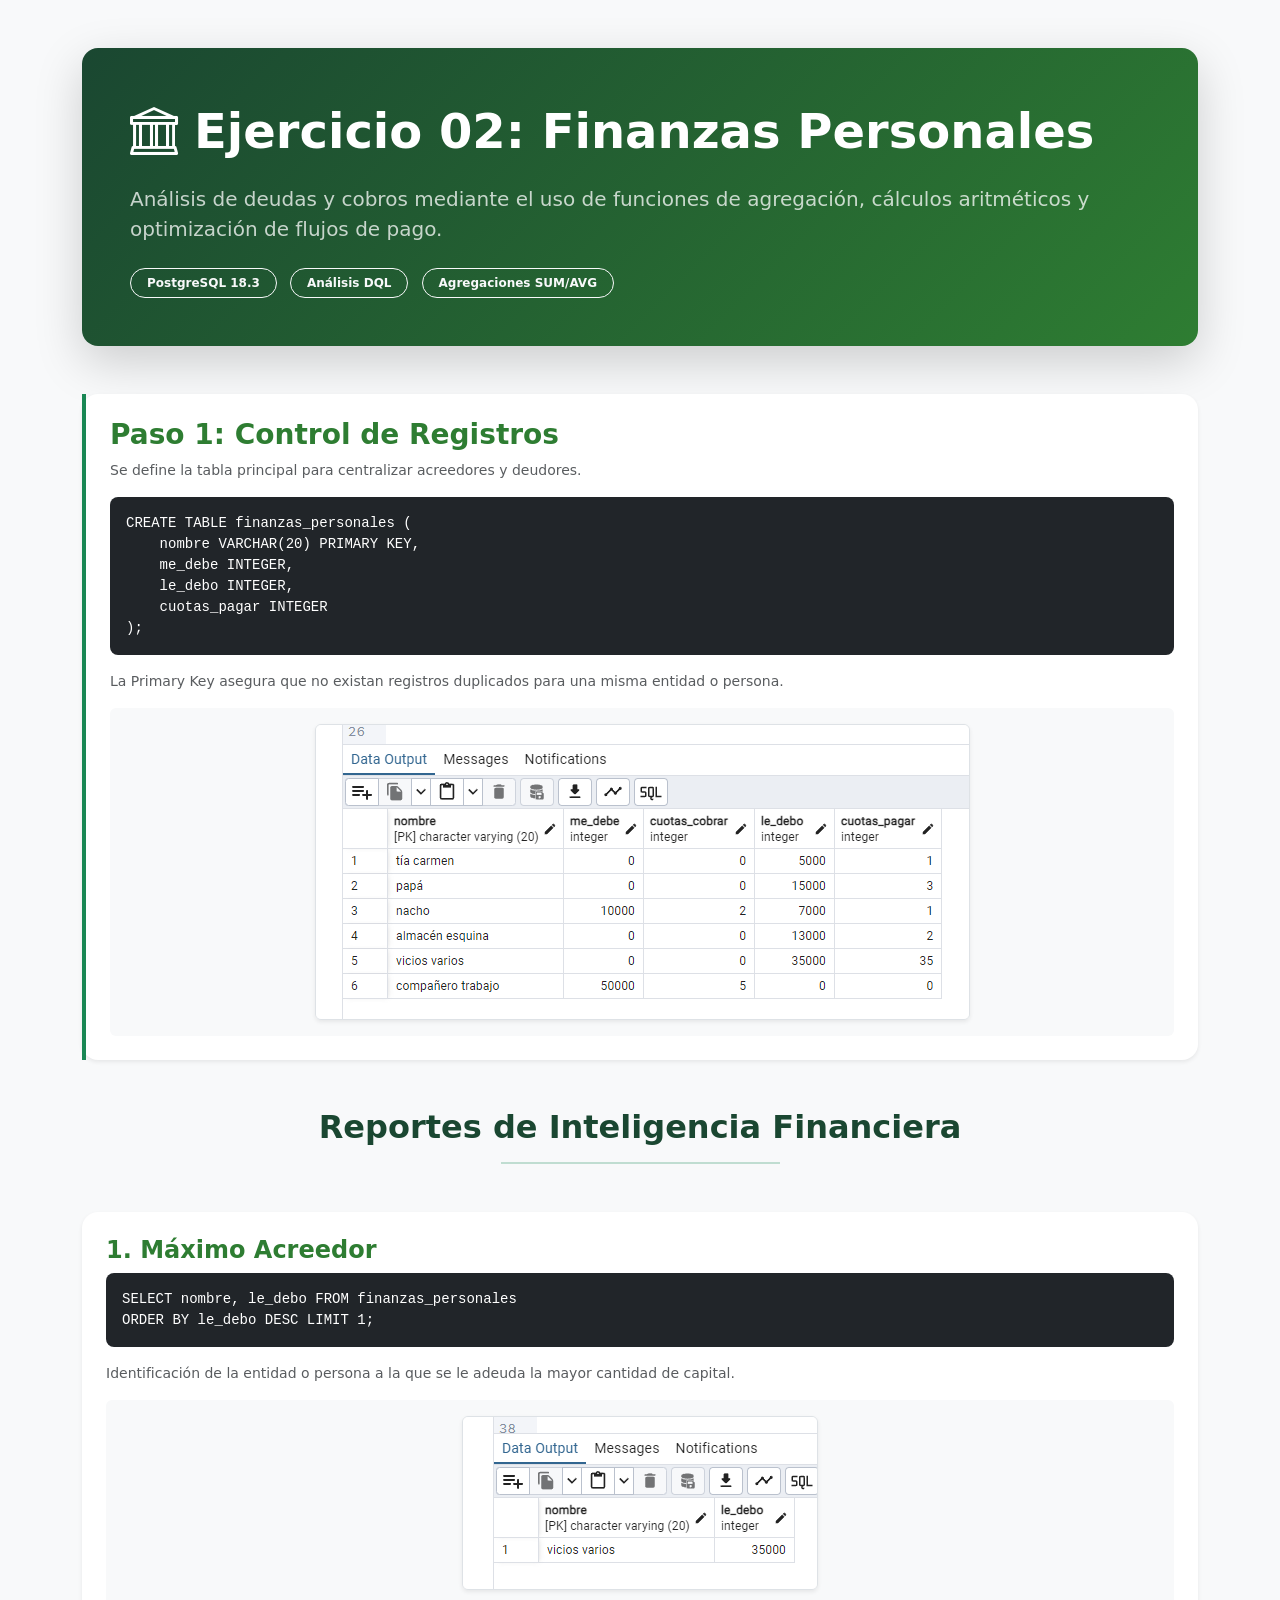
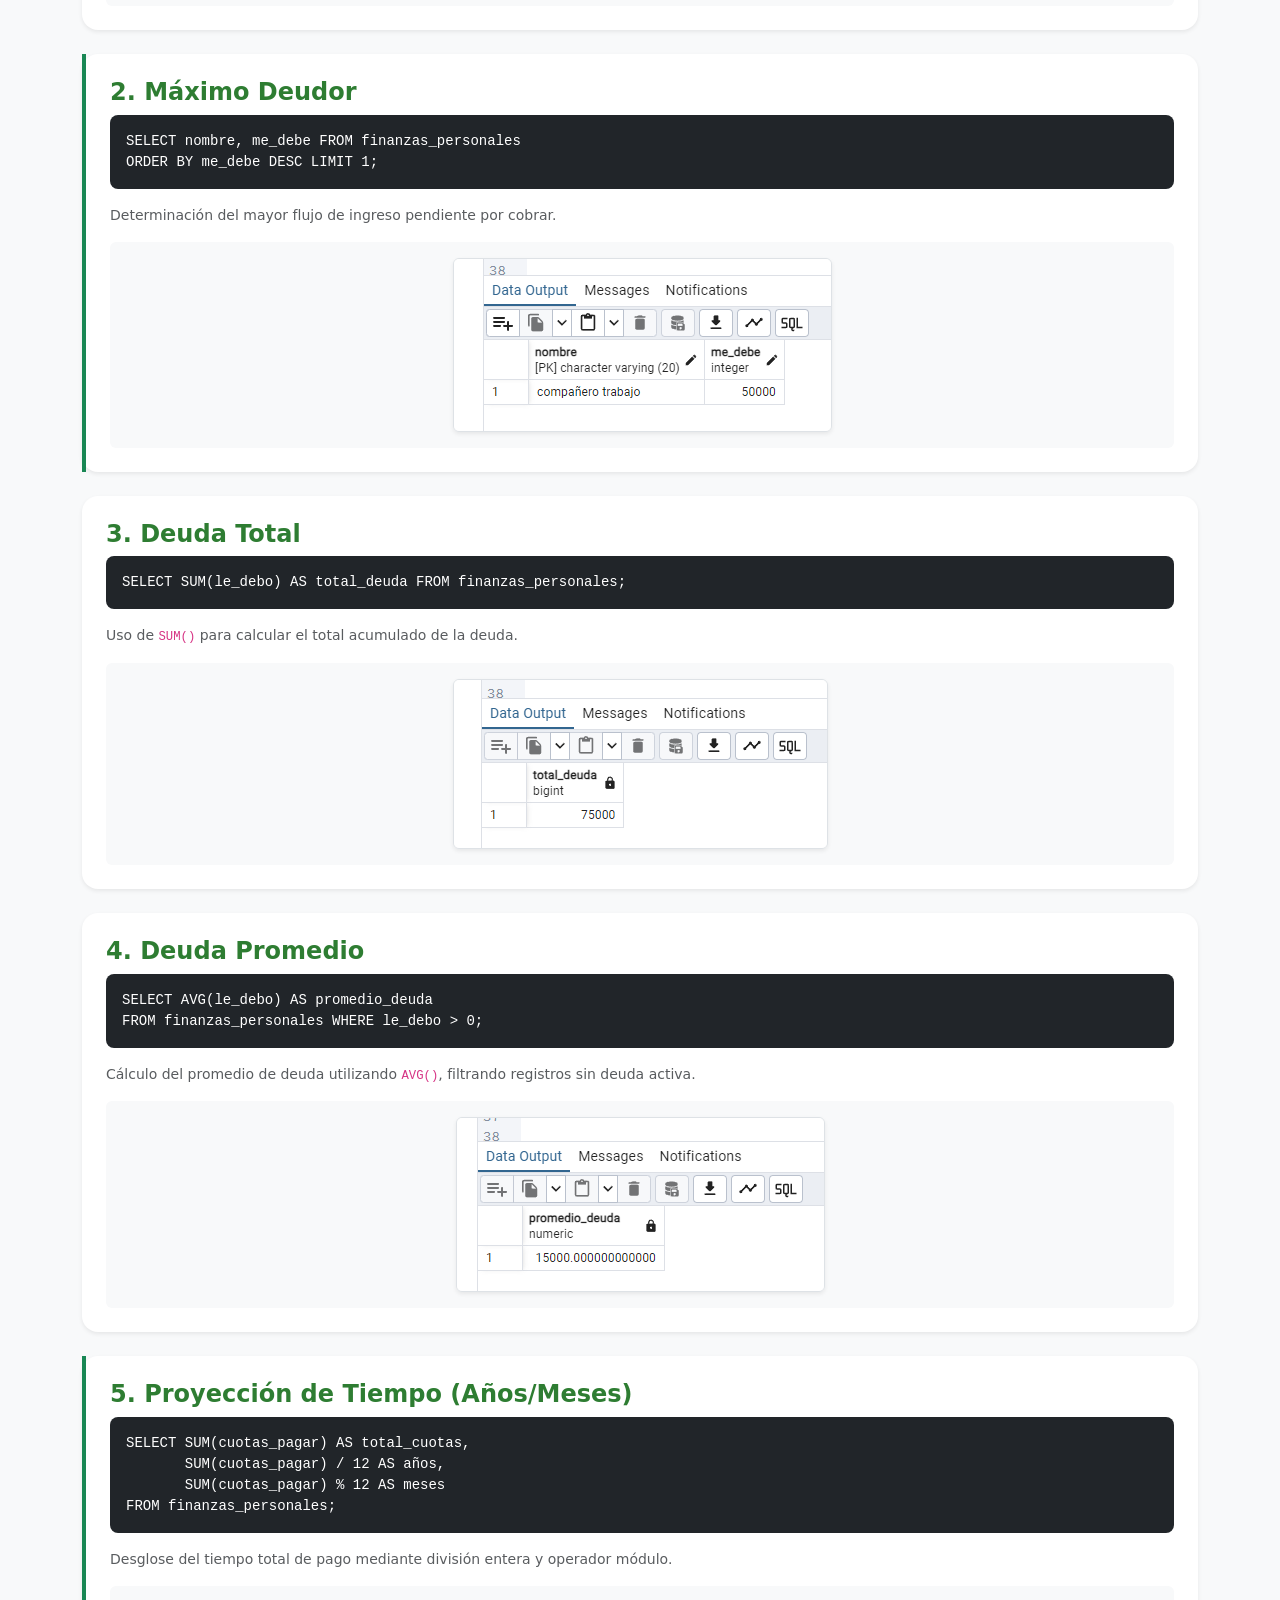
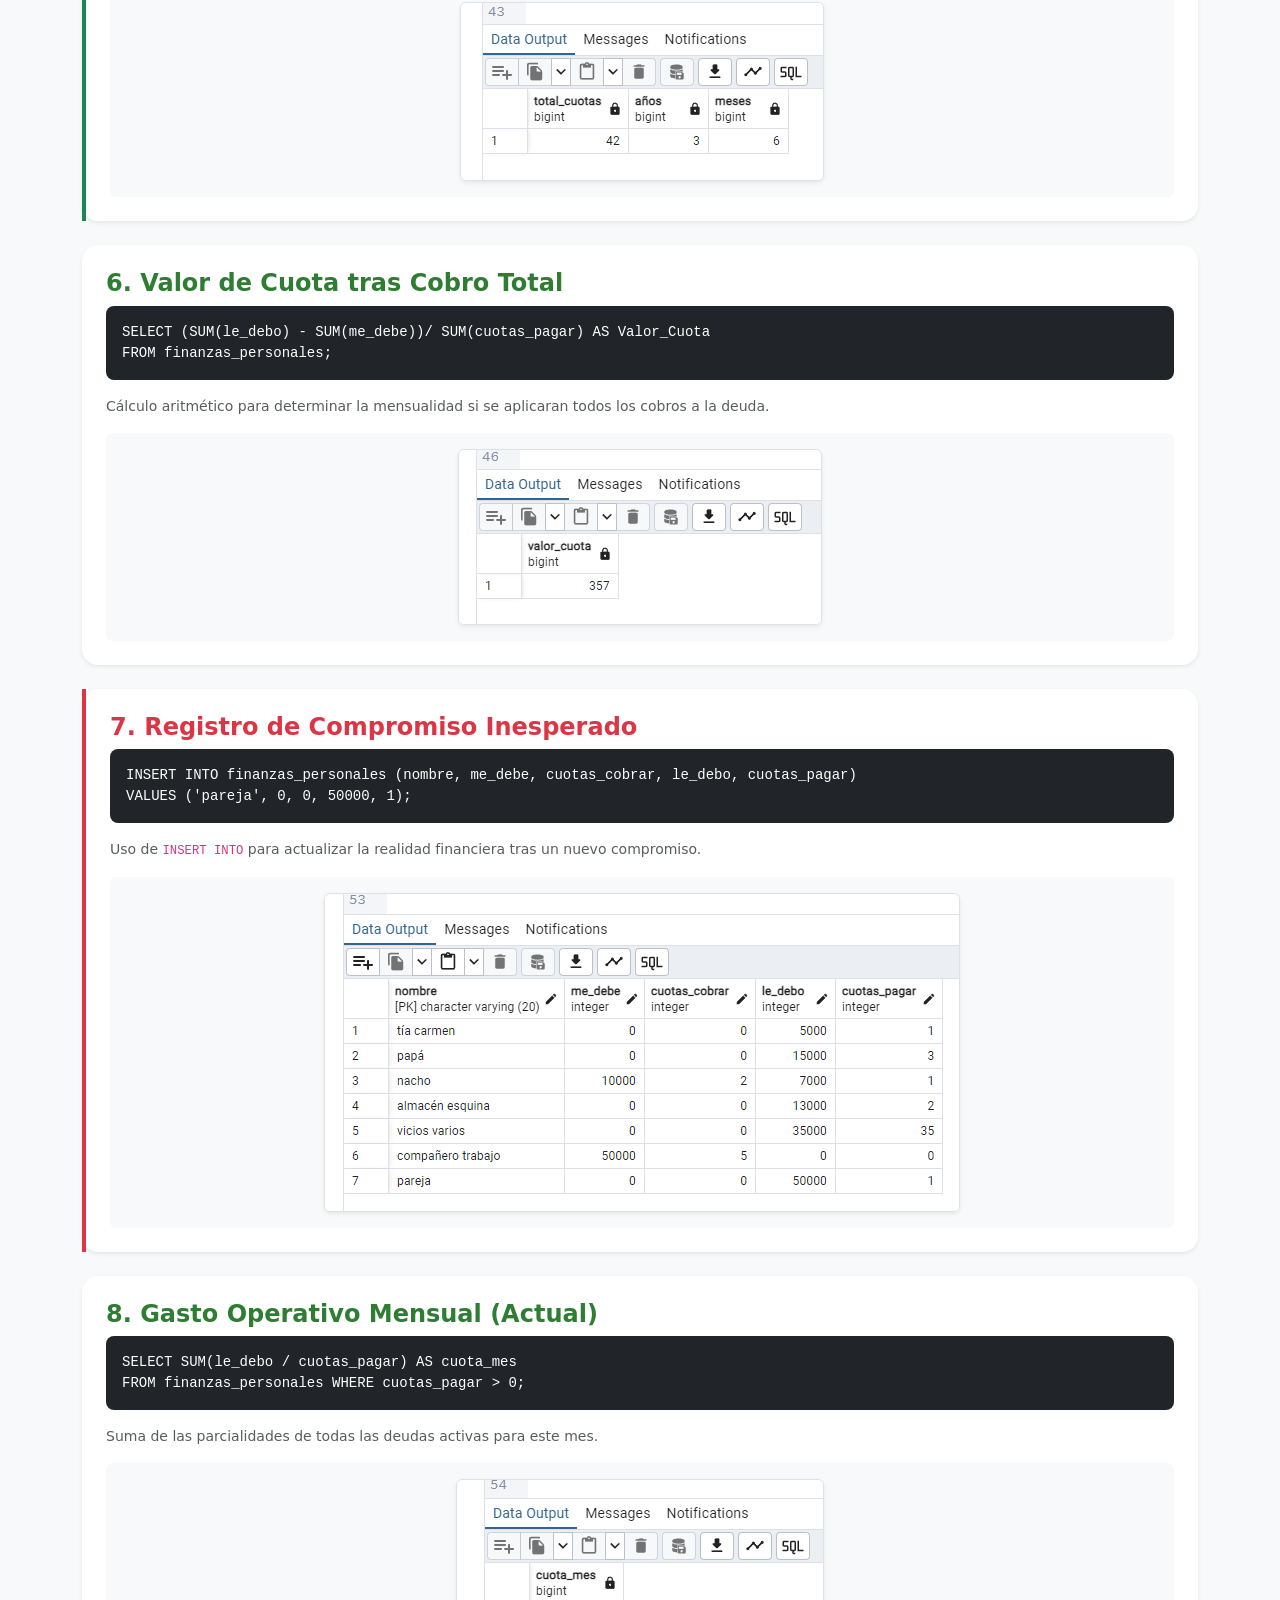
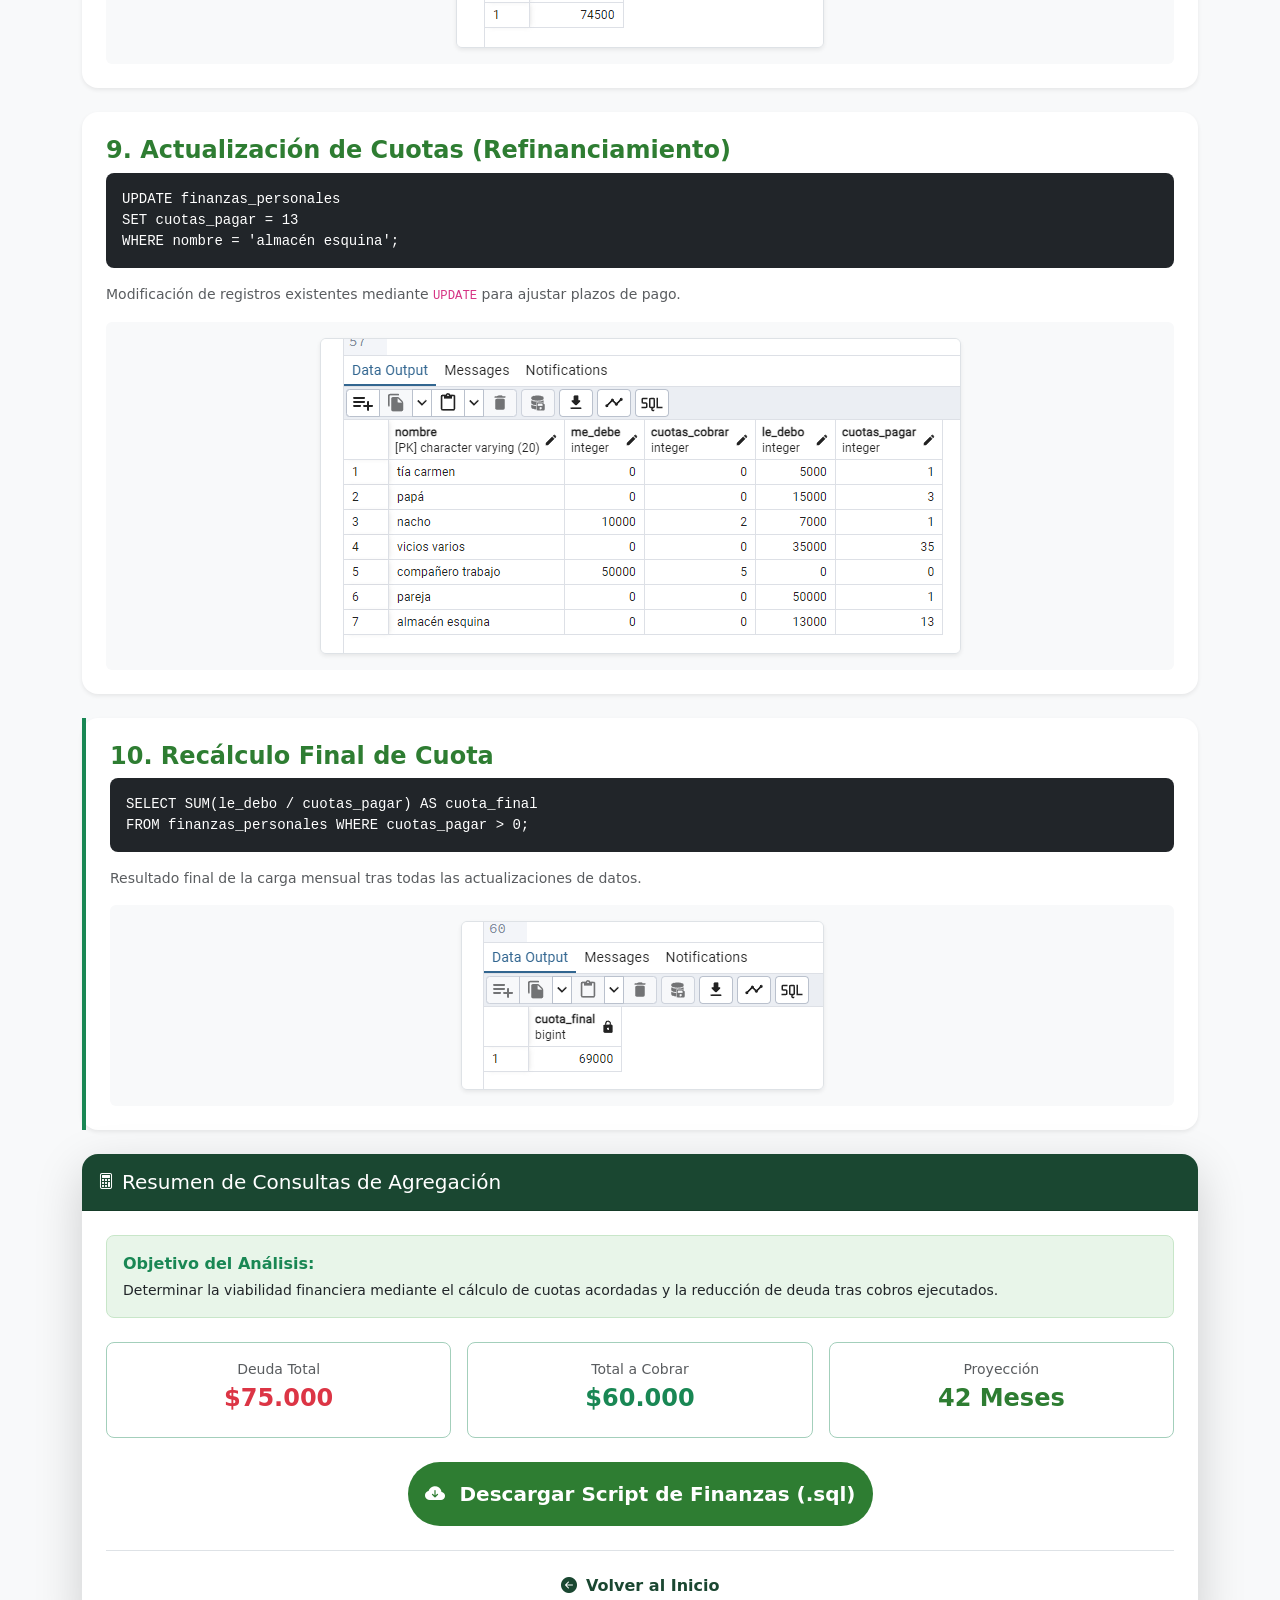
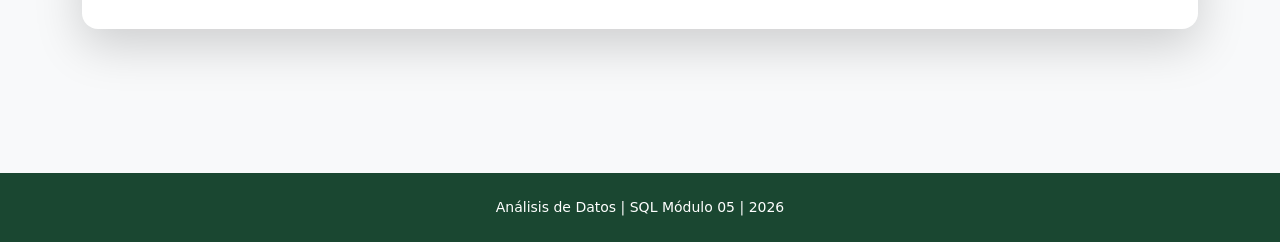
<file: ejercicios/sql-03/index.html>
<!DOCTYPE html>
<html lang="es">

<head>
    <meta charset="UTF-8">
    <meta name="viewport" content="width=device-width, initial-scale=1.0">
    <title>SQL-02</title>
    <link href="https://cdn.jsdelivr.net/npm/bootstrap@5.3.8/dist/css/bootstrap.min.css" rel="stylesheet"
        integrity="sha384-sRIl4kxILFvY47J16cr9ZwB07vP4J8+LH7qKQnuqkuIAvNWLzeN8tE5YBujZqJLB" crossorigin="anonymous">
    <link rel="stylesheet" href="https://cdn.jsdelivr.net/npm/bootstrap-icons@1.11.3/font/bootstrap-icons.min.css">
</head>

<body class="bg-light">
    <div class="container py-5">
        <div class="card shadow-lg border-0 rounded-4 mb-5"
            style="background: linear-gradient(135deg, #1a4731 0%, #2e7d32 100%); color: white;">
            <div class="card-body p-5">
                <div class="d-flex align-items-center mb-3">
                    <i class="bi bi-bank me-3" style="font-size: 3rem;"></i>
                    <h1 class="display-5 fw-bold mb-0">Ejercicio 02: Finanzas Personales</h1>
                </div>
                <p class="lead opacity-75">
                    Análisis de deudas y cobros mediante el uso de <strong>funciones de agregación</strong>,
                    cálculos aritméticos y optimización de flujos de pago.
                </p>
                <div class="mt-4">
                    <span class="badge rounded-pill border border-light text-light px-3 py-2 me-2">PostgreSQL
                        18.3</span>
                    <span class="badge rounded-pill border border-light text-light px-3 py-2 me-2">Análisis DQL</span>
                    <span class="badge rounded-pill border border-light text-light px-3 py-2">Agregaciones
                        SUM/AVG</span>
                </div>
            </div>
        </div>

        <!-- Estructura de Datos -->
        <div class="card shadow-sm border-0 rounded-4 mb-4">
            <div class="card-body p-4 border-start border-4 border-success">
                <h3 class="fw-bold" style="color: #2e7d32;">Paso 1: Control de Registros</h3>
                <p class="text-muted small">Se define la tabla principal para centralizar acreedores y deudores.</p>
                <div class="p-3 rounded-3 mb-3 text-white" style="background-color: #212529;">
                    <pre class="mb-0"><code>CREATE TABLE finanzas_personales (
    nombre VARCHAR(20) PRIMARY KEY,
    me_debe INTEGER,
    le_debo INTEGER,
    cuotas_pagar INTEGER
);</code></pre>
                </div>
                <p class="small text-muted italic">La Primary Key asegura que no existan registros duplicados para una
                    misma entidad o persona.</p>
                <div class="text-center p-3 bg-light rounded shadow-inner">
                    <img src="img/datosTablaClientes.png" class="img-fluid rounded border shadow-sm"
                        alt="Tabla de Finanzas">
                </div>
            </div>
        </div>

        <!-- Sección de Consultas -->
        <div class="text-center my-5">
            <h2 class="fw-bold" style="color: #1a4731;">Reportes de Inteligencia Financiera</h2>
            <hr class="w-25 mx-auto border-success border-2">
        </div>

        <!-- QUERY 1 -->
        <div class="card shadow-sm border-0 rounded-4 mb-4">
            <div class="card-body p-4">
                <h4 class="fw-bold" style="color: #2e7d32;">1. Máximo Acreedor</h4>
                <div class="p-3 rounded-3 mb-3 text-white" style="background-color: #212529;">
                    <pre class="mb-0"><code>SELECT nombre, le_debo FROM finanzas_personales 
ORDER BY le_debo DESC LIMIT 1;</code></pre>
                </div>
                <p class="small text-muted">Identificación de la entidad o persona a la que se le adeuda la mayor
                    cantidad de capital.</p>
                <div class="text-center p-3 bg-light rounded"><img src="img/debeMas01.png"
                        class="img-fluid rounded border shadow-sm" alt="Resultado Query 1"></div>
            </div>
        </div>

        <!-- QUERY 2 -->
        <div class="card shadow-sm border-0 rounded-4 mb-4">
            <div class="card-body p-4 border-start border-4 border-success">
                <h4 class="fw-bold" style="color: #2e7d32;">2. Máximo Deudor</h4>
                <div class="p-3 rounded-3 mb-3 text-white" style="background-color: #212529;">
                    <pre class="mb-0"><code>SELECT nombre, me_debe FROM finanzas_personales 
ORDER BY me_debe DESC LIMIT 1;</code></pre>
                </div>
                <p class="small text-muted">Determinación del mayor flujo de ingreso pendiente por cobrar.</p>
                <div class="text-center p-3 bg-light rounded"><img src="img/meDebeMas02.png"
                        class="img-fluid rounded border shadow-sm" alt="Resultado Query 2"></div>
            </div>
        </div>

        <!-- QUERY 3 -->
        <div class="card shadow-sm border-0 rounded-4 mb-4">
            <div class="card-body p-4">
                <h4 class="fw-bold" style="color: #2e7d32;">3. Deuda Total</h4>
                <div class="p-3 rounded-3 mb-3 text-white" style="background-color: #212529;">
                    <pre class="mb-0"><code>SELECT SUM(le_debo) AS total_deuda FROM finanzas_personales;</code></pre>
                </div>
                <p class="small text-muted">Uso de <code>SUM()</code> para calcular el total acumulado de la deuda.</p>
                <div class="text-center p-3 bg-light rounded"><img src="img/deudaTotal03.png"
                        class="img-fluid rounded border shadow-sm" alt="Resultado Query 3"></div>
            </div>
        </div>

        <!-- QUERY 4 -->
        <div class="card shadow-sm border-0 rounded-4 mb-4">
            <div class="card-body p-4">
                <h4 class="fw-bold" style="color: #2e7d32;">4. Deuda Promedio</h4>
                <div class="p-3 rounded-3 mb-3 text-white" style="background-color: #212529;">
                    <pre class="mb-0"><code>SELECT AVG(le_debo) AS promedio_deuda 
FROM finanzas_personales WHERE le_debo > 0;</code></pre>
                </div>
                <p class="small text-muted">Cálculo del promedio de deuda utilizando <code>AVG()</code>, filtrando
                    registros sin deuda activa.</p>
                <div class="text-center p-3 bg-light rounded"><img src="img/promedioDeuda04.png"
                        class="img-fluid rounded border shadow-sm" alt="Resultado Query 4"></div>
            </div>
        </div>

        <!-- QUERY 5 -->
        <div class="card shadow-sm border-0 rounded-4 mb-4">
            <div class="card-body p-4 border-start border-4 border-success">
                <h4 class="fw-bold" style="color: #2e7d32;">5. Proyección de Tiempo (Años/Meses)</h4>
                <div class="p-3 rounded-3 mb-3 text-white" style="background-color: #212529;">
                    <pre class="mb-0"><code>SELECT SUM(cuotas_pagar) AS total_cuotas,
       SUM(cuotas_pagar) / 12 AS años,
       SUM(cuotas_pagar) % 12 AS meses
FROM finanzas_personales;</code></pre>
                </div>
                <p class="small text-muted">Desglose del tiempo total de pago mediante división entera y operador
                    módulo.</p>
                <div class="text-center p-3 bg-light rounded"><img src="img/totalCuotas05.png"
                        class="img-fluid rounded border shadow-sm" alt="Resultado Query 5"></div>
            </div>
        </div>

        <!-- QUERY 6 -->
        <div class="card shadow-sm border-0 rounded-4 mb-4">
            <div class="card-body p-4">
                <h4 class="fw-bold" style="color: #2e7d32;">6. Valor de Cuota tras Cobro Total</h4>
                <div class="p-3 rounded-3 mb-3 text-white" style="background-color: #212529;">
                    <pre class="mb-0"><code>SELECT (SUM(le_debo) - SUM(me_debe))/ SUM(cuotas_pagar) AS Valor_Cuota 
FROM finanzas_personales;</code></pre>
                </div>
                <p class="small text-muted">Cálculo aritmético para determinar la mensualidad si se aplicaran todos los
                    cobros a la deuda.</p>
                <div class="text-center p-3 bg-light rounded"><img src="img/valorCuota06.png"
                        class="img-fluid rounded border shadow-sm" alt="Resultado Query 6"></div>
            </div>
        </div>

        <!-- QUERY 7 -->
        <div class="card shadow-sm border-0 rounded-4 mb-4">
            <div class="card-body p-4 border-start border-4 border-danger">
                <h4 class="fw-bold" style="color: #dc3545;">7. Registro de Compromiso Inesperado</h4>
                <div class="p-3 rounded-3 mb-3 text-white" style="background-color: #212529;">
                    <pre class="mb-0"><code>INSERT INTO finanzas_personales (nombre, me_debe, cuotas_cobrar, le_debo, cuotas_pagar)
VALUES ('pareja', 0, 0, 50000, 1);</code></pre>
                </div>
                <p class="small text-muted">Uso de <code>INSERT INTO</code> para actualizar la realidad financiera tras
                    un nuevo compromiso.</p>
                <div class="text-center p-3 bg-light rounded"><img src="img/insertarRegistro07.png"
                        class="img-fluid rounded border shadow-sm" alt="Resultado Query 7"></div>

            </div>
        </div>

        <!-- QUERY 8 -->
        <div class="card shadow-sm border-0 rounded-4 mb-4">
            <div class="card-body p-4">
                <h4 class="fw-bold" style="color: #2e7d32;">8. Gasto Operativo Mensual (Actual)</h4>
                <div class="p-3 rounded-3 mb-3 text-white" style="background-color: #212529;">
                    <pre class="mb-0"><code>SELECT SUM(le_debo / cuotas_pagar) AS cuota_mes 
FROM finanzas_personales WHERE cuotas_pagar > 0;</code></pre>
                </div>
                <p class="small text-muted">Suma de las parcialidades de todas las deudas activas para este mes.</p>
                <div class="text-center p-3 bg-light rounded"><img src="img/cuotaMes08.png"
                        class="img-fluid rounded border shadow-sm" alt="Resultado Query 8"></div>
            </div>
        </div>

        <!-- QUERY 9 -->
        <div class="card shadow-sm border-0 rounded-4 mb-4">
            <div class="card-body p-4">
                <h4 class="fw-bold" style="color: #2e7d32;">9. Actualización de Cuotas (Refinanciamiento)</h4>
                <div class="p-3 rounded-3 mb-3 text-white" style="background-color: #212529;">
                    <pre class="mb-0"><code>UPDATE finanzas_personales 
SET cuotas_pagar = 13 
WHERE nombre = 'almacén esquina';</code></pre>
                </div>
                <p class="small text-muted">Modificación de registros existentes mediante <code>UPDATE</code> para
                    ajustar plazos de pago.</p>
                <div class="text-center p-3 bg-light rounded"><img src="img/actualizacionReg09.png"
                        class="img-fluid rounded border shadow-sm" alt="Resultado Query 9"></div>

            </div>
        </div>

        <!-- QUERY 10 -->
        <div class="card shadow-sm border-0 rounded-4 mb-4">
            <div class="card-body p-4 border-start border-4 border-success">
                <h4 class="fw-bold" style="color: #2e7d32;">10. Recálculo Final de Cuota</h4>
                <div class="p-3 rounded-3 mb-3 text-white" style="background-color: #212529;">
                    <pre class="mb-0"><code>SELECT SUM(le_debo / cuotas_pagar) AS cuota_final 
FROM finanzas_personales WHERE cuotas_pagar > 0;</code></pre>
                </div>
                <p class="small text-muted">Resultado final de la carga mensual tras todas las actualizaciones de datos.
                </p>
                <div class="text-center p-3 bg-light rounded"><img src="img/cuota_final10.png"
                        class="img-fluid rounded border shadow-sm" alt="Resultado Query 10"></div>
            </div>
        </div>

        <!-- Resumen de Resultados -->
        <div class="card border-0 shadow-lg rounded-4 mb-5 overflow-hidden">
            <div class="card-header py-3 text-white d-flex align-items-center" style="background-color: #1a4731;">
                <i class="bi bi-calculator me-2"></i>
                <h5 class="mb-0">Resumen de Consultas de Agregación</h5>
            </div>
            <div class="card-body p-4">
                <div class="p-3 rounded-3 mb-4" style="background-color: #e8f5e9; border: 1px solid #c8e6c9;">
                    <p class="mb-1 fw-bold text-success">Objetivo del Análisis:</p>
                    <p class="small text-dark mb-0">Determinar la viabilidad financiera mediante el cálculo de cuotas
                        acordadas y la reducción de deuda tras cobros ejecutados.</p>
                </div>

                <div class="row g-3 text-center mb-4">
                    <div class="col-md-4">
                        <div class="p-3 border rounded-3 bg-white border-success-subtle">
                            <p class="text-muted small mb-1">Deuda Total</p>
                            <h4 class="fw-bold text-danger">$75.000</h4>
                        </div>
                    </div>
                    <div class="col-md-4">
                        <div class="p-3 border rounded-3 bg-white border-success-subtle">
                            <p class="text-muted small mb-1">Total a Cobrar</p>
                            <h4 class="fw-bold text-success">$60.000</h4>
                        </div>
                    </div>
                    <div class="col-md-4">
                        <div class="p-3 border rounded-3 bg-white border-success-subtle">
                            <p class="text-muted small mb-1">Proyección</p>
                            <h4 class="fw-bold" style="color: #2e7d32;">42 Meses</h4>
                        </div>
                    </div>
                </div>

                <div class="text-center px-4">
                    <a href="db_backup.sql" download class="btn btn-lg rounded-pill fw-bold py-3 text-white"
                        style="background-color: #2e7d32; transition: 0.3s;">
                        <i class="bi bi-cloud-arrow-down-fill me-2"></i> Descargar Script de Finanzas (.sql)
                    </a>
                </div>

                <!-- Botón de ir al inicio -->
                <div class="mt-4 text-center border-top pt-3">
                    <a href="../../index.html" class="btn btn-link text-decoration-none fw-bold" style="color: #1a4731"
                        ;>
                        <i class="bi bi-arrow-left-circle-fill me-1"></i> Volver al Inicio
                    </a>
                </div>
            </div>
        </div>
    </div>

    <footer class="text-white text-center py-4 mt-5" style="background-color: #1a4731;">
        <p class="mb-0 small">Análisis de Datos | SQL Módulo 05 | 2026</p>
    </footer>

    <script src="https://cdn.jsdelivr.net/npm/bootstrap@5.3.8/dist/js/bootstrap.bundle.min.js"
        integrity="sha384-FKyoEForCGlyvwx9Hj09JcYn3nv7wiPVlz7YYwJrWVcXK/BmnVDxM+D2scQbITxI"
        crossorigin="anonymous"></script>
</body>

</html>
</file>
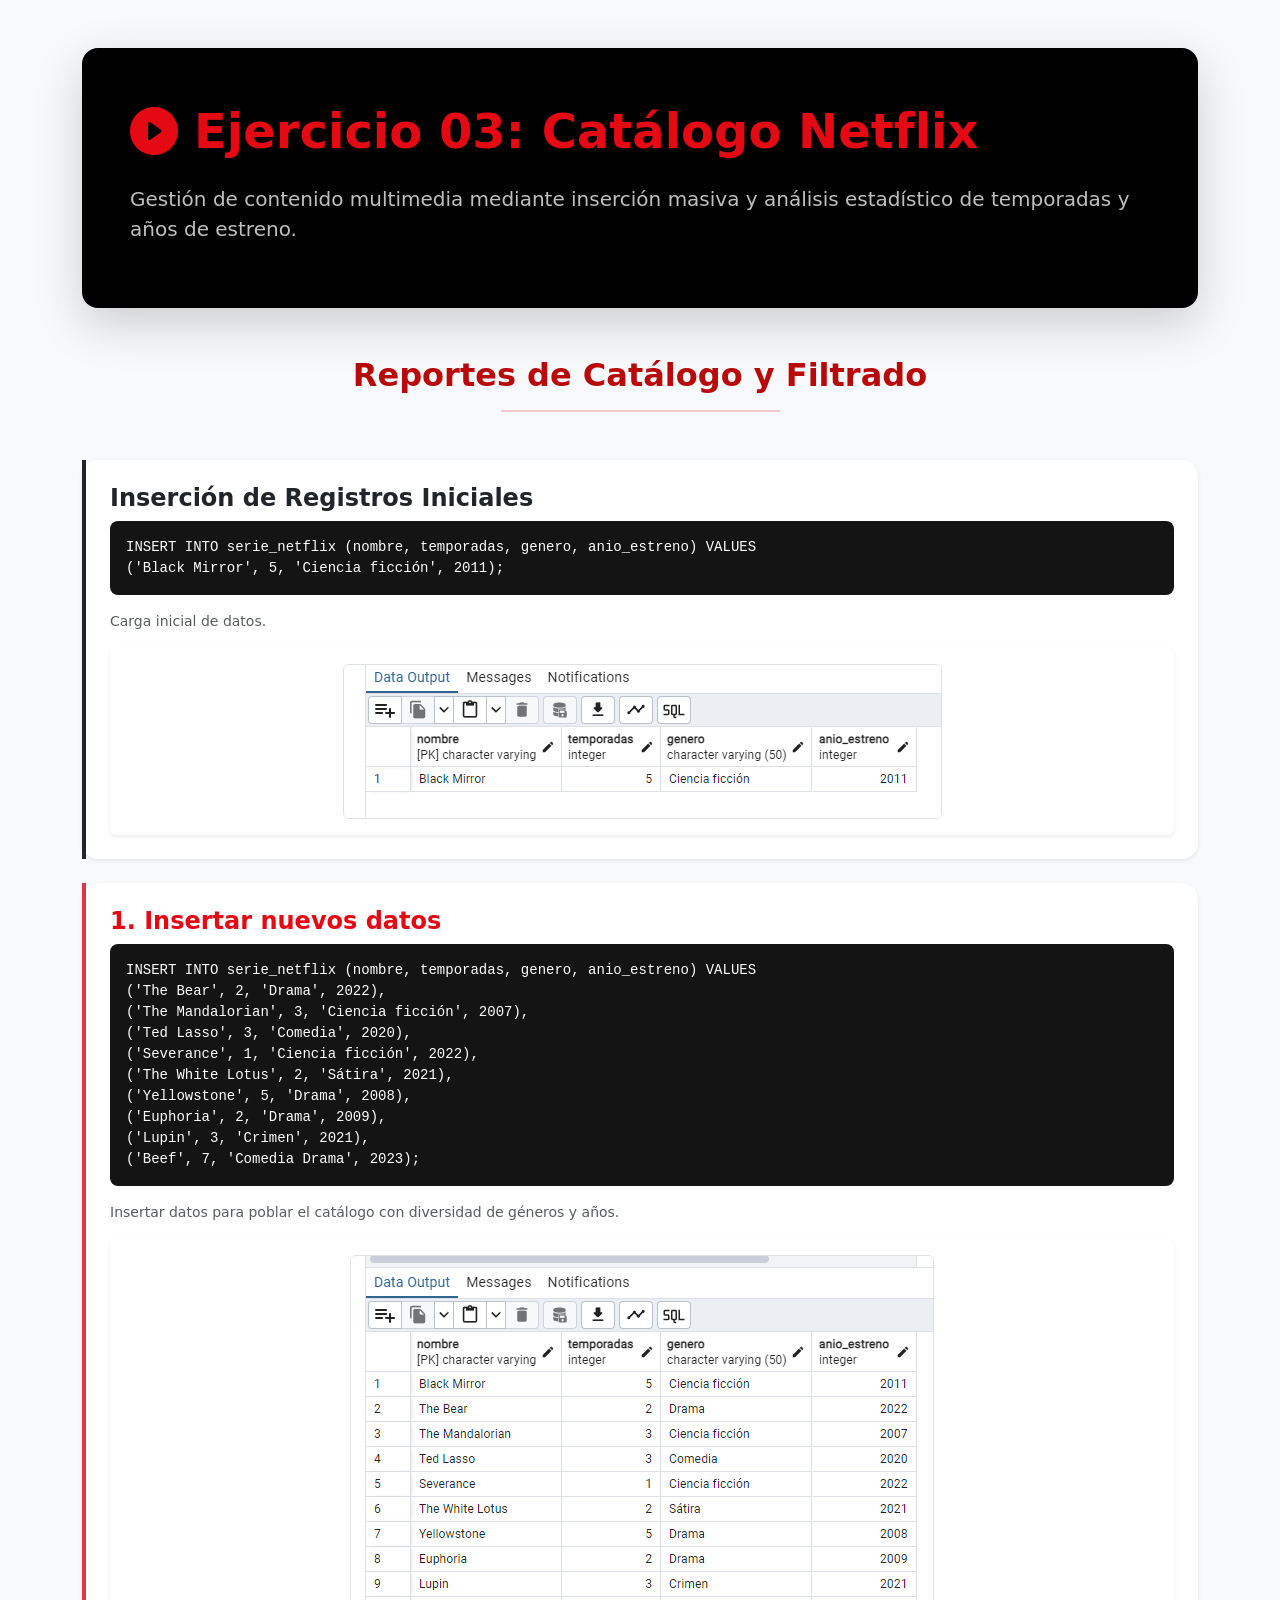
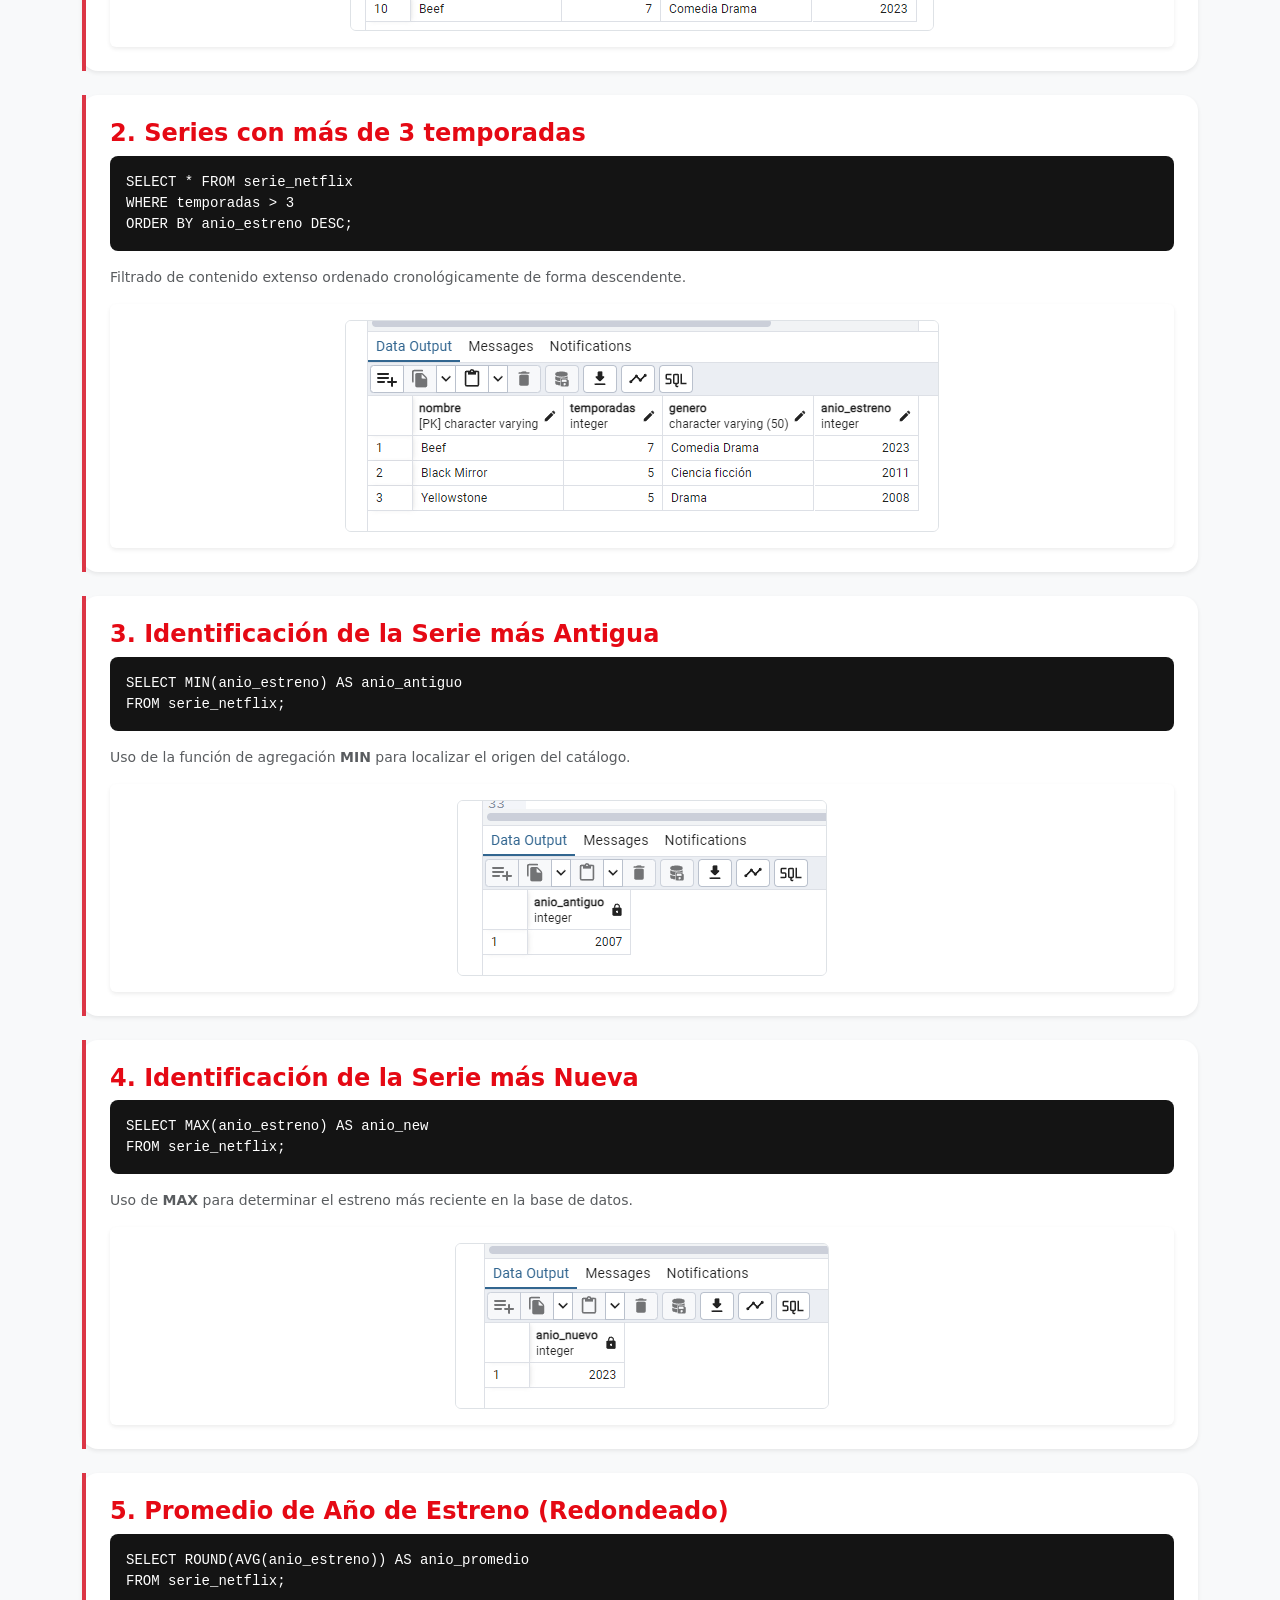
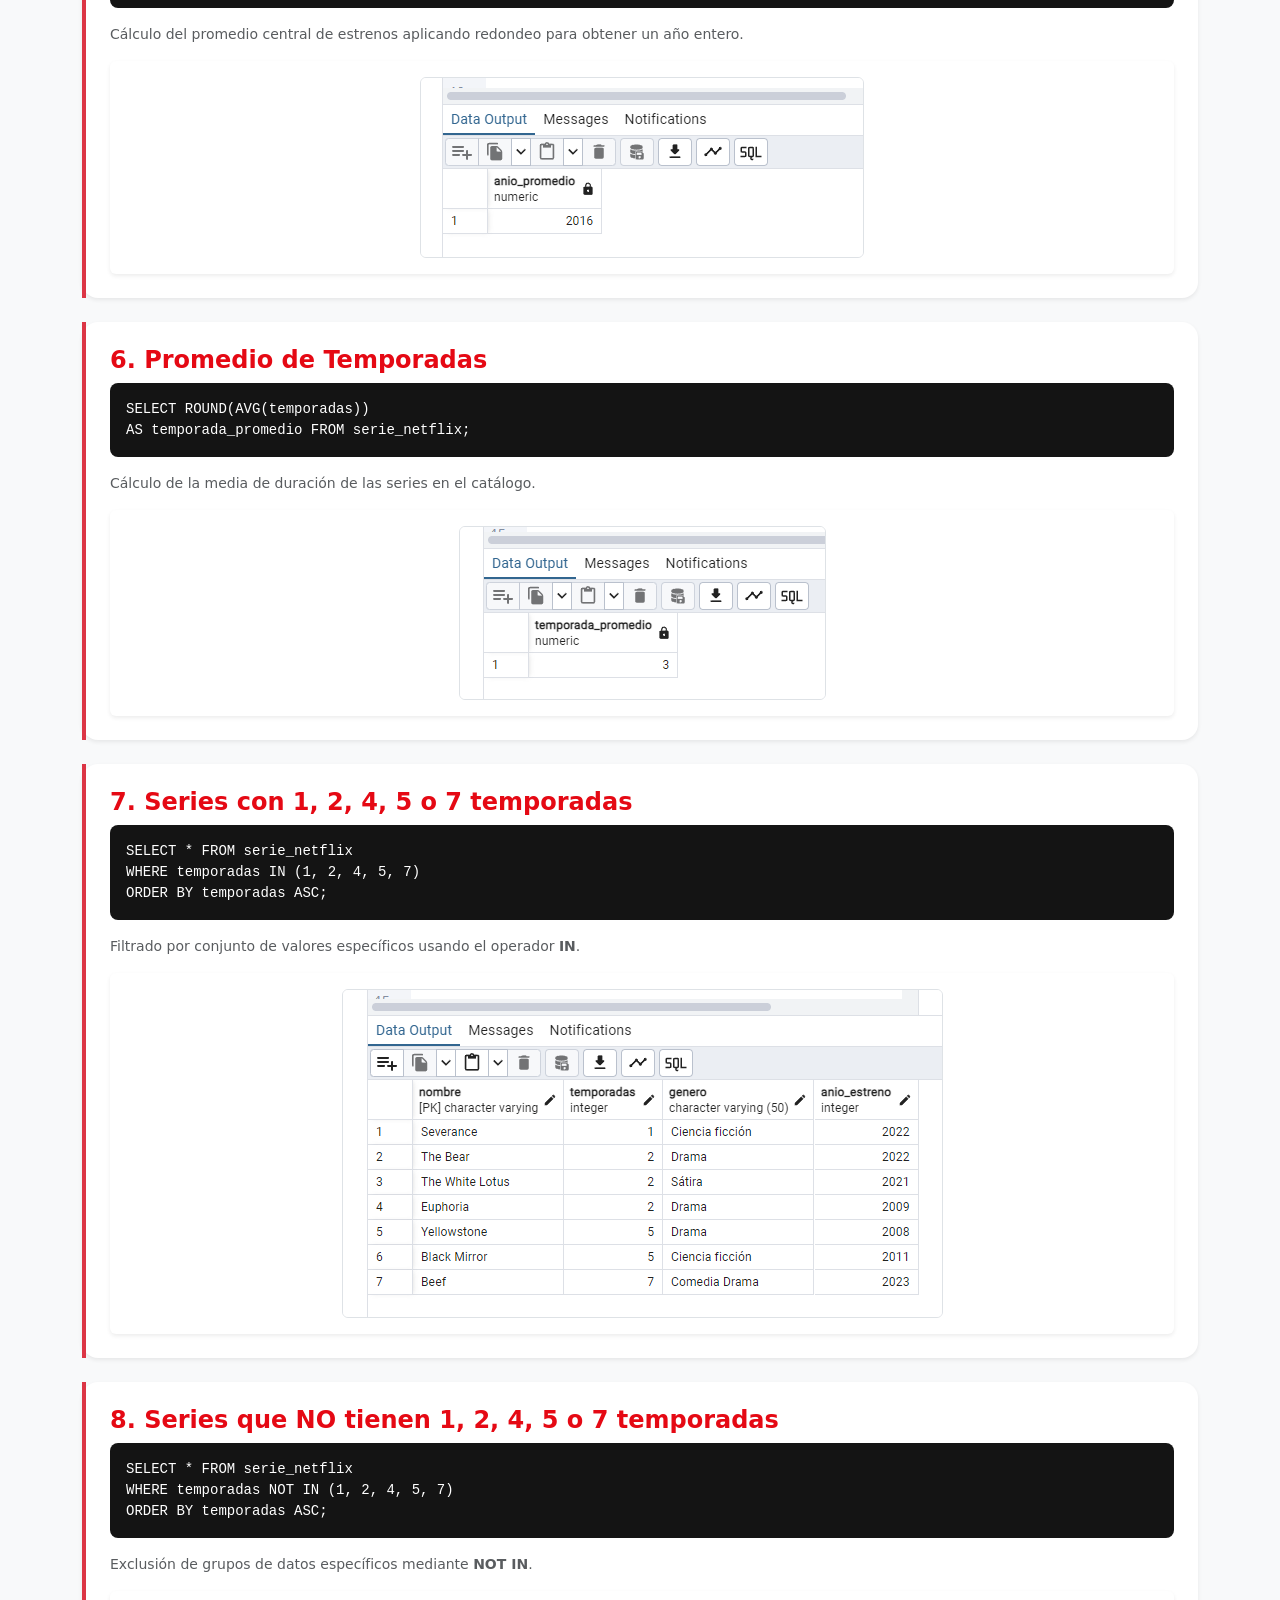
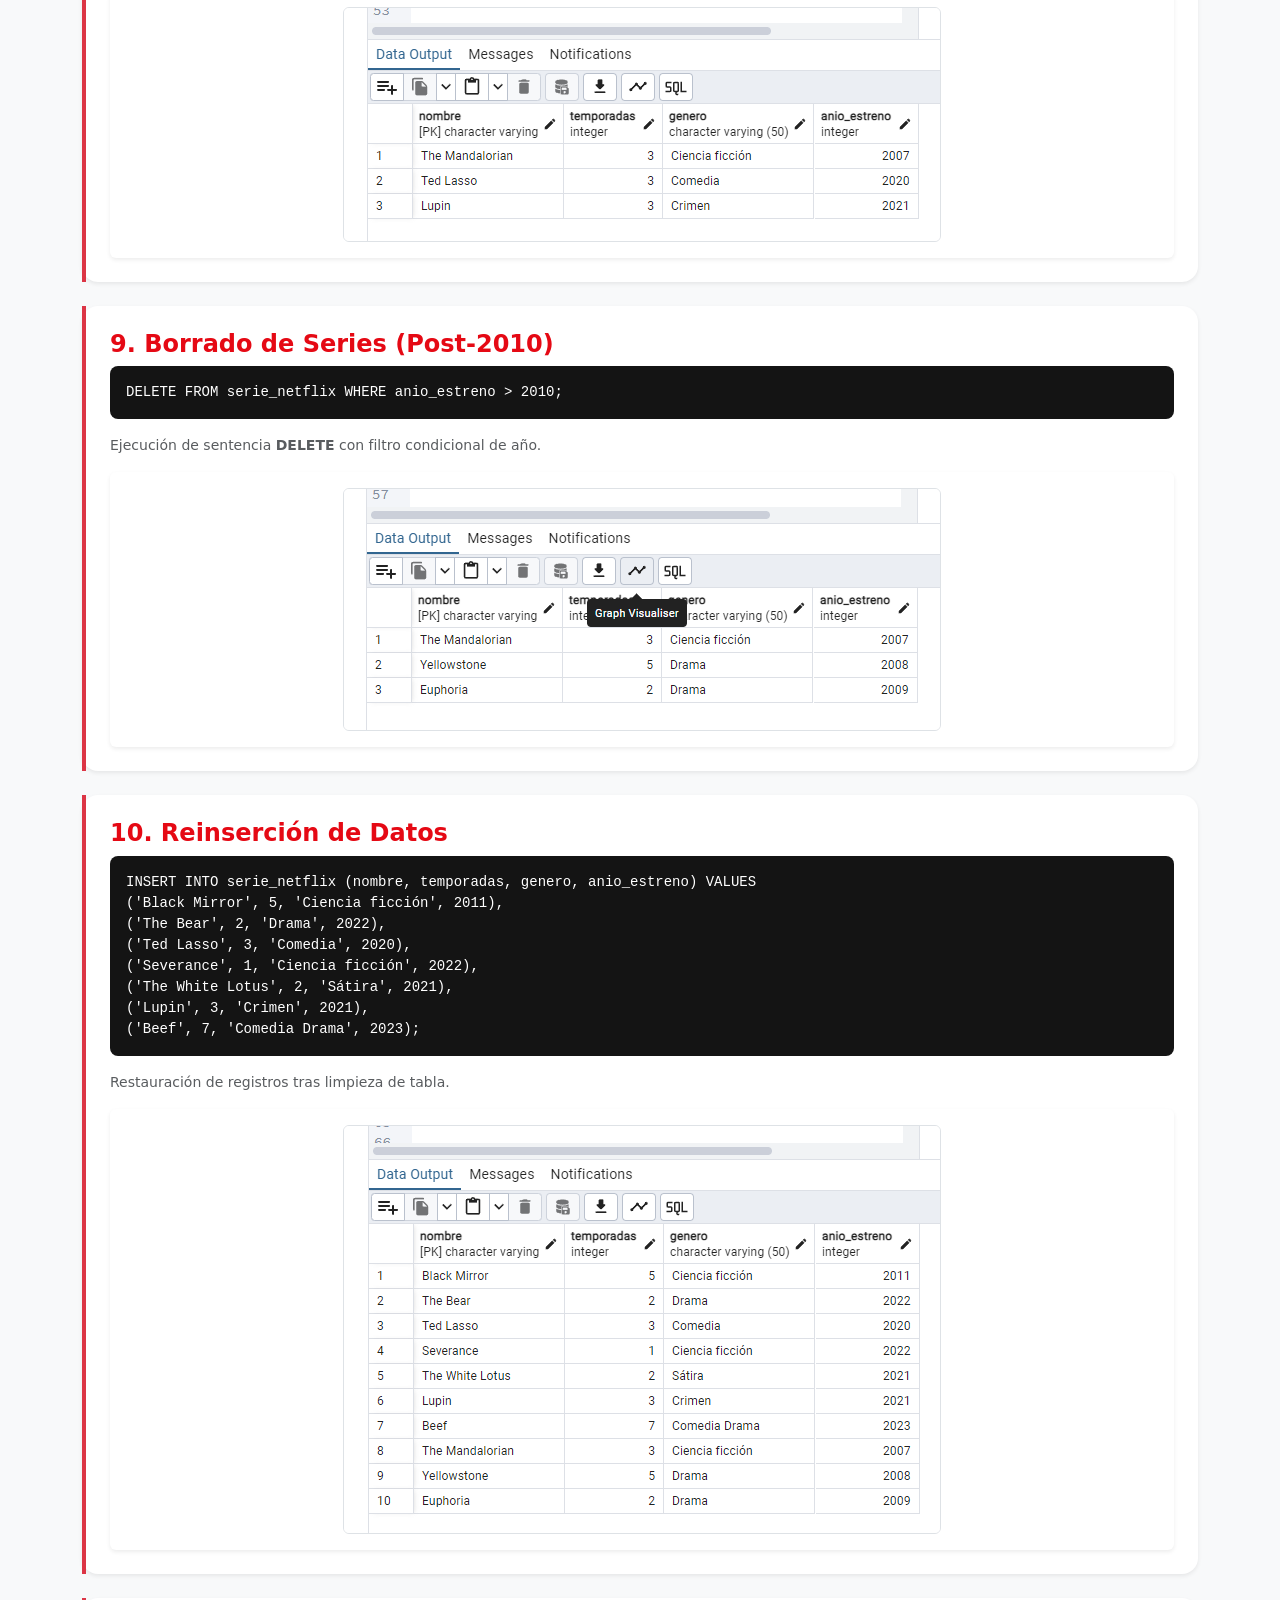
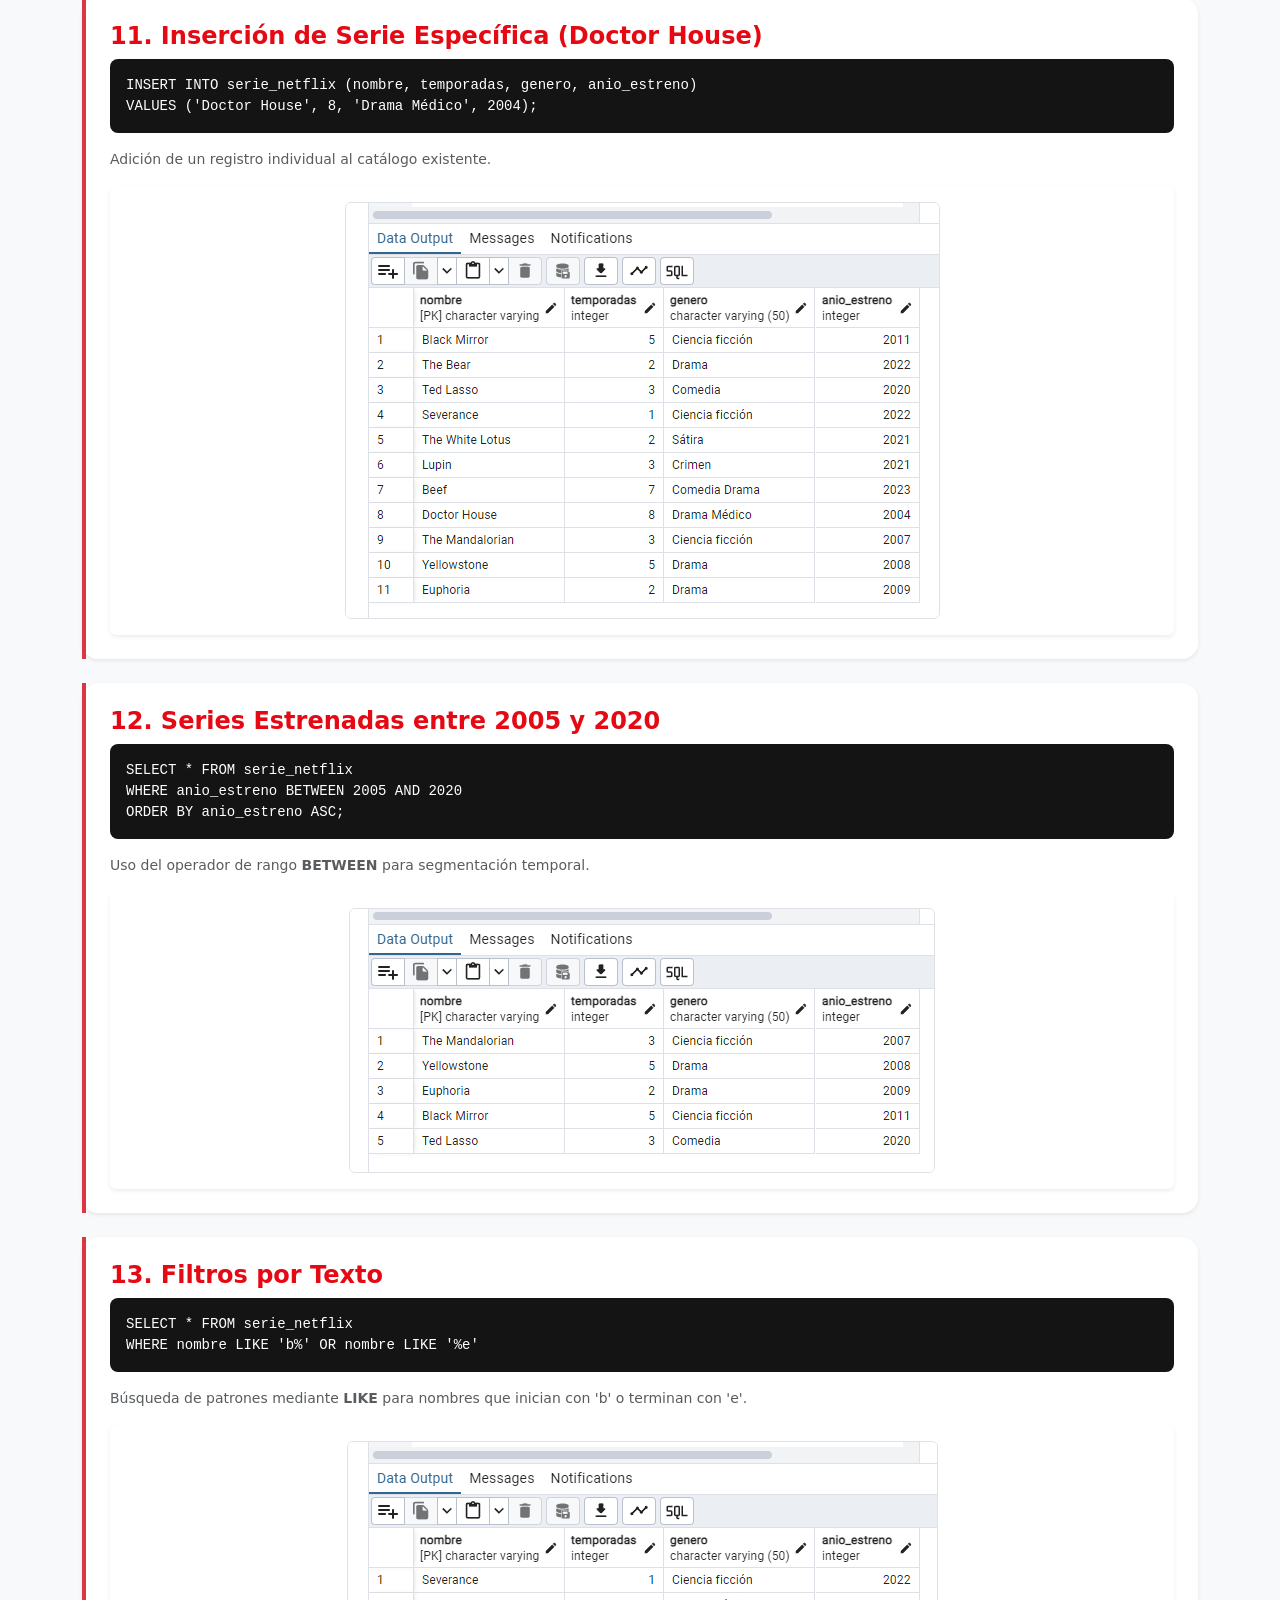
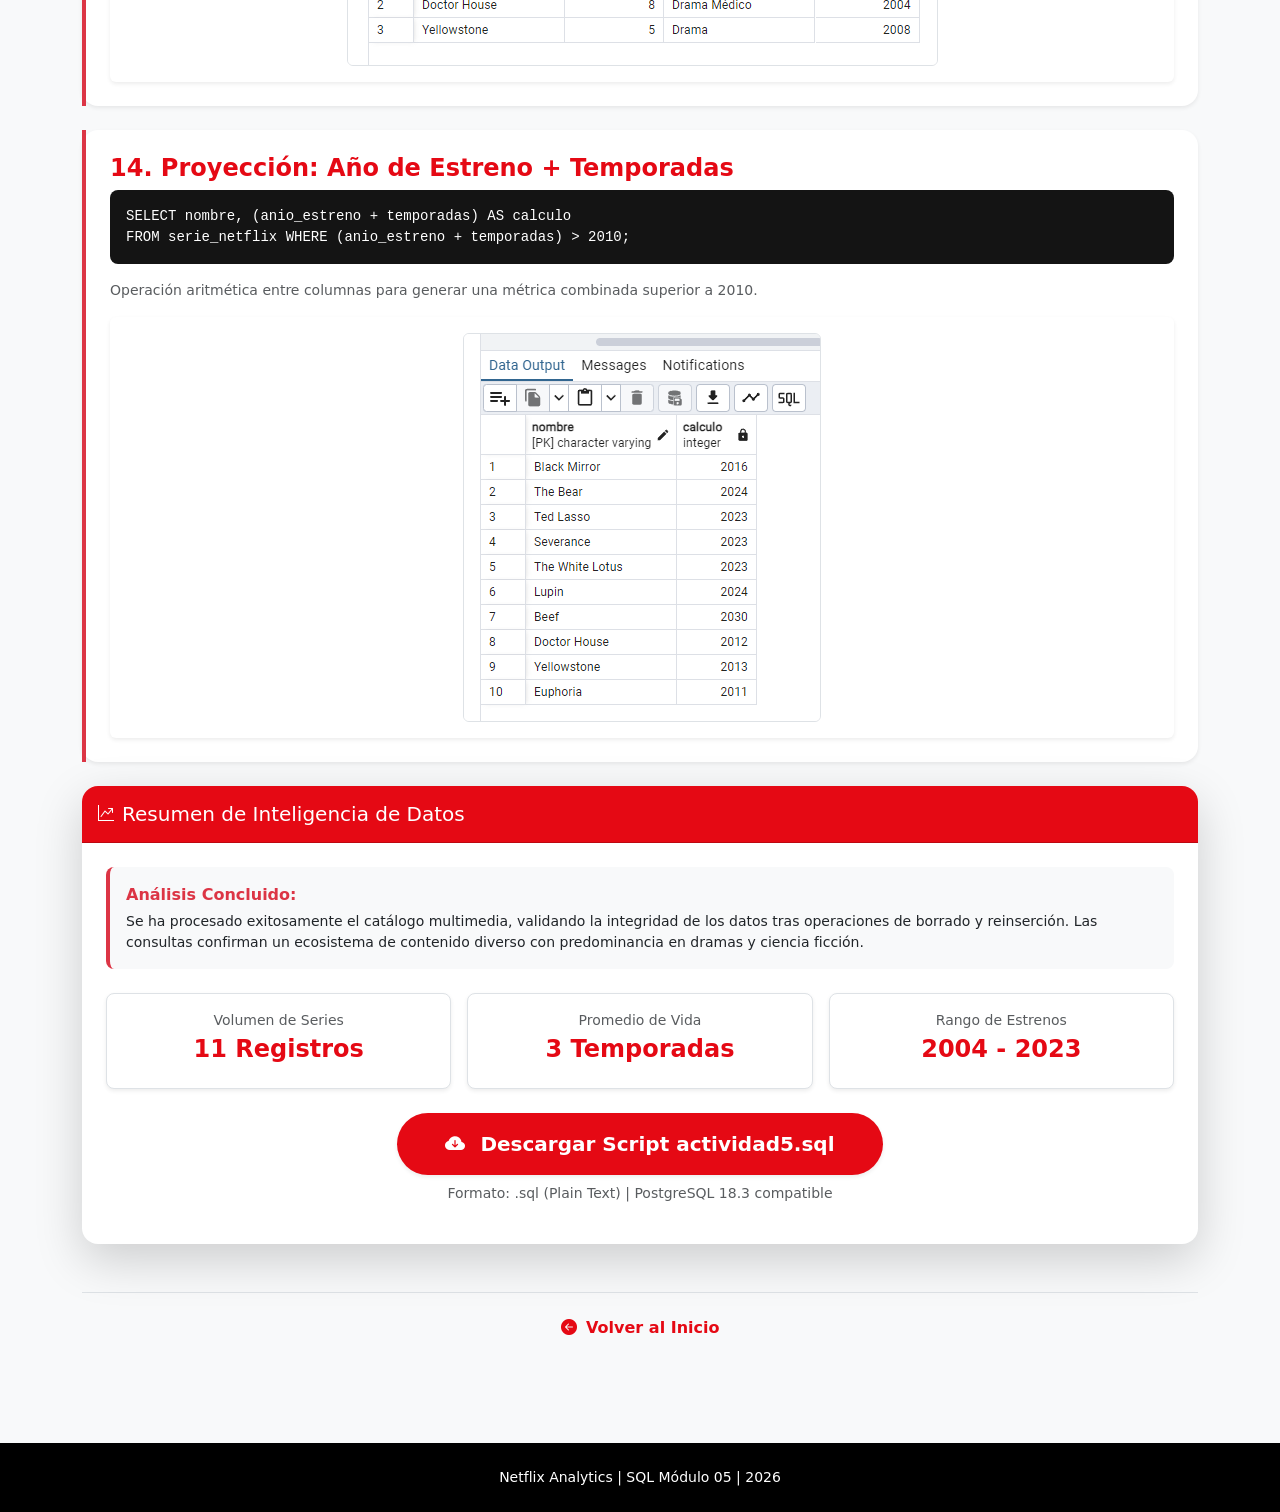
<file: ejercicios/sql-04/index.html>
<!DOCTYPE html>
<html lang="es">

<head>
    <meta charset="UTF-8">
    <meta name="viewport" content="width=device-width, initial-scale=1.0">
    <title>SQL-03</title>
    <link href="https://cdn.jsdelivr.net/npm/bootstrap@5.3.8/dist/css/bootstrap.min.css" rel="stylesheet"
        integrity="sha384-sRIl4kxILFvY47J16cr9ZwB07vP4J8+LH7qKQnuqkuIAvNWLzeN8tE5YBujZqJLB" crossorigin="anonymous">
    <link rel="stylesheet" href="https://cdn.jsdelivr.net/npm/bootstrap-icons@1.11.3/font/bootstrap-icons.min.css">
</head>

<body class="bg-light">
    <div class="container py-5">
        <div class="card shadow-lg border-0 rounded-4 mb-5" style="background-color: #000000; color: #E50914;">
            <div class="card-body p-5">
                <div class="d-flex align-items-center mb-3">
                    <i class="bi bi-play-circle-fill me-3" style="font-size: 3rem;"></i>
                    <h1 class="display-5 fw-bold mb-0">Ejercicio 03: Catálogo Netflix</h1>
                </div>
                <p class="lead text-white opacity-75">
                    Gestión de contenido multimedia mediante inserción masiva y análisis estadístico de temporadas y
                    años de estreno.
                </p>
            </div>
        </div>

        <div class="text-center my-5">
            <h2 class="fw-bold" style="color: #b9090b;">Reportes de Catálogo y Filtrado</h2>
            <hr class="w-25 mx-auto border-danger border-2">
        </div>

        <!-- REGISTRO INICIAL -->
        <div class="card shadow-sm border-0 rounded-4 mb-4">
            <div class="card-body p-4 border-start border-4 border-dark">
                <h4 class="fw-bold text-dark">Inserción de Registros Iniciales</h4>
                <div class="p-3 rounded-3 mb-3 text-white" style="background-color: #141414;">
                    <pre class="mb-0"><code>INSERT INTO serie_netflix (nombre, temporadas, genero, anio_estreno) VALUES 
('Black Mirror', 5, 'Ciencia ficción', 2011);</code></pre>
                </div>
                <p class="small text-muted">Carga inicial de datos.</p>
                <div class="text-center p-3 bg-white rounded shadow-sm">
                    <img src="img/registros.png" class="img-fluid rounded border" alt="Resultado Query 1">
                </div>
            </div>
        </div>

        <!-- QUERY 1 -->
        <div class="card shadow-sm border-0 rounded-4 mb-4">
            <div class="card-body p-4 border-start border-4 border-danger">
                <h4 class="fw-bold" style="color: #E50914;">1. Insertar nuevos datos</h4>
                <div class="p-3 rounded-3 mb-3 text-white" style="background-color: #141414;">
                    <pre class="mb-0"><code>INSERT INTO serie_netflix (nombre, temporadas, genero, anio_estreno) VALUES 
('The Bear', 2, 'Drama', 2022),
('The Mandalorian', 3, 'Ciencia ficción', 2007),
('Ted Lasso', 3, 'Comedia', 2020),
('Severance', 1, 'Ciencia ficción', 2022),
('The White Lotus', 2, 'Sátira', 2021),
('Yellowstone', 5, 'Drama', 2008),
('Euphoria', 2, 'Drama', 2009),
('Lupin', 3, 'Crimen', 2021),
('Beef', 7, 'Comedia Drama', 2023);</code></pre>
                </div>
                <p class="small text-muted">Insertar datos para poblar el catálogo con diversidad de géneros y años.</p>
                <div class="text-center p-3 bg-white rounded shadow-sm">
                    <img src="img/query01.png" class="img-fluid rounded border" alt="Resultado Query 1">
                </div>
            </div>
        </div>

        <!-- QUERY 2 -->
        <div class="card shadow-sm border-0 rounded-4 mb-4">
            <div class="card-body p-4 border-start border-4 border-danger">
                <h4 class="fw-bold" style="color: #E50914;">2. Series con más de 3 temporadas</h4>
                <div class="p-3 rounded-3 mb-3 text-white" style="background-color: #141414;">
                    <pre class="mb-0"><code>SELECT * FROM serie_netflix 
WHERE temporadas > 3 
ORDER BY anio_estreno DESC;</code></pre>
                </div>
                <p class="small text-muted">Filtrado de contenido extenso ordenado cronológicamente de forma
                    descendente.</p>
                <div class="text-center p-3 bg-white rounded shadow-sm">
                    <img src="img/query02.png" class="img-fluid rounded border" alt="Resultado Query 1">
                </div>
            </div>
        </div>

        <!-- QUERY 3 -->
        <div class="card shadow-sm border-0 rounded-4 mb-4">
            <div class="card-body p-4 border-start border-4 border-danger">
                <h4 class="fw-bold" style="color: #E50914;">3. Identificación de la Serie más Antigua</h4>
                <div class="p-3 rounded-3 mb-3 text-white" style="background-color: #141414;">
                    <pre class="mb-0"><code>SELECT MIN(anio_estreno) AS anio_antiguo 
FROM serie_netflix;</code></pre>
                </div>
                <p class="small text-muted">Uso de la función de agregación <strong>MIN</strong> para localizar el
                    origen del catálogo.</p>
                <div class="text-center p-3 bg-white rounded shadow-sm">
                    <img src="img/query03.png" class="img-fluid rounded border" alt="Resultado Query 2">
                </div>
            </div>
        </div>

        <!-- QUERY 4 -->
        <div class="card shadow-sm border-0 rounded-4 mb-4">
            <div class="card-body p-4 border-start border-4 border-danger">
                <h4 class="fw-bold" style="color: #E50914;">4. Identificación de la Serie más Nueva</h4>
                <div class="p-3 rounded-3 mb-3 text-white" style="background-color: #141414;">
                    <pre class="mb-0"><code>SELECT MAX(anio_estreno) AS anio_new 
FROM serie_netflix;</code></pre>
                </div>
                <p class="small text-muted">Uso de <strong>MAX</strong> para determinar el estreno más reciente en la
                    base de datos.</p>
                <div class="text-center p-3 bg-white rounded shadow-sm">
                    <img src="img/query04.png" class="img-fluid rounded border" alt="Resultado Query 3">
                </div>
            </div>
        </div>

        <!-- QUERY 5 -->
        <div class="card shadow-sm border-0 rounded-4 mb-4">
            <div class="card-body p-4 border-start border-4 border-danger">
                <h4 class="fw-bold" style="color: #E50914;">5. Promedio de Año de Estreno (Redondeado)</h4>
                <div class="p-3 rounded-3 mb-3 text-white" style="background-color: #141414;">
                    <pre class="mb-0"><code>SELECT ROUND(AVG(anio_estreno)) AS anio_promedio 
FROM serie_netflix;</code></pre>
                </div>
                <p class="small text-muted">Cálculo del promedio central de estrenos aplicando redondeo para obtener un
                    año entero.</p>
                <div class="text-center p-3 bg-white rounded shadow-sm">
                    <img src="img/query05.png" class="img-fluid rounded border" alt="Resultado Query 4">
                </div>
            </div>
        </div>

        <!-- QUERY 6 -->
        <div class="card shadow-sm border-0 rounded-4 mb-4">
            <div class="card-body p-4 border-start border-4 border-danger">
                <h4 class="fw-bold" style="color: #E50914;">6. Promedio de Temporadas</h4>
                <div class="p-3 rounded-3 mb-3 text-white" style="background-color: #141414;">
                    <pre class="mb-0"><code>SELECT ROUND(AVG(temporadas)) 
AS temporada_promedio FROM serie_netflix;</code></pre>
                </div>
                <p class="small text-muted">Cálculo de la media de duración de las series en el catálogo.</p>
                <div class="text-center p-3 bg-white rounded shadow-sm">
                    <img src="img/query06.png" class="img-fluid rounded border" alt="Resultado Query 6">
                </div>
            </div>
        </div>

        <!-- QUERY 7 -->
        <div class="card shadow-sm border-0 rounded-4 mb-4">
            <div class="card-body p-4 border-start border-4 border-danger">
                <h4 class="fw-bold" style="color: #E50914;">7. Series con 1, 2, 4, 5 o 7 temporadas</h4>
                <div class="p-3 rounded-3 mb-3 text-white" style="background-color: #141414;">
                    <pre class="mb-0"><code>SELECT * FROM serie_netflix
WHERE temporadas IN (1, 2, 4, 5, 7)
ORDER BY temporadas ASC;</code></pre>
                </div>
                <p class="small text-muted">Filtrado por conjunto de valores específicos usando el operador
                    <strong>IN</strong>.
                </p>
                <div class="text-center p-3 bg-white rounded shadow-sm">
                    <img src="img/query07.png" class="img-fluid rounded border" alt="Resultado Query 7">
                </div>
            </div>
        </div>

        <!-- QUERY 8 -->
        <div class="card shadow-sm border-0 rounded-4 mb-4">
            <div class="card-body p-4 border-start border-4 border-danger">
                <h4 class="fw-bold" style="color: #E50914;">8. Series que NO tienen 1, 2, 4, 5 o 7 temporadas</h4>
                <div class="p-3 rounded-3 mb-3 text-white" style="background-color: #141414;">
                    <pre class="mb-0"><code>SELECT * FROM serie_netflix
WHERE temporadas NOT IN (1, 2, 4, 5, 7)
ORDER BY temporadas ASC;</code></pre>
                </div>
                <p class="small text-muted">Exclusión de grupos de datos específicos mediante <strong>NOT IN</strong>.
                </p>
                <div class="text-center p-3 bg-white rounded shadow-sm">
                    <img src="img/query08.png" class="img-fluid rounded border" alt="Resultado Query 8">
                </div>
            </div>
        </div>

        <!-- QUERY 9 -->
        <div class="card shadow-sm border-0 rounded-4 mb-4">
            <div class="card-body p-4 border-start border-4 border-danger">
                <h4 class="fw-bold" style="color: #E50914;">9. Borrado de Series (Post-2010)</h4>
                <div class="p-3 rounded-3 mb-3 text-white" style="background-color: #141414;">
                    <pre class="mb-0"><code>DELETE FROM serie_netflix WHERE anio_estreno > 2010;</code></pre>
                </div>
                <p class="small text-muted">Ejecución de sentencia <strong>DELETE</strong> con filtro condicional de
                    año.</p>
                <div class="text-center p-3 bg-white rounded shadow-sm">
                    <img src="img/query09.png" class="img-fluid rounded border" alt="Resultado Query 9">
                </div>
            </div>
        </div>

        <!-- QUERY 10 -->
        <div class="card shadow-sm border-0 rounded-4 mb-4">
            <div class="card-body p-4 border-start border-4 border-danger">
                <h4 class="fw-bold" style="color: #E50914;">10. Reinserción de Datos</h4>
                <div class="p-3 rounded-3 mb-3 text-white" style="background-color: #141414;">
                    <pre class="mb-0"><code>INSERT INTO serie_netflix (nombre, temporadas, genero, anio_estreno) VALUES 
('Black Mirror', 5, 'Ciencia ficción', 2011),
('The Bear', 2, 'Drama', 2022),
('Ted Lasso', 3, 'Comedia', 2020),
('Severance', 1, 'Ciencia ficción', 2022),
('The White Lotus', 2, 'Sátira', 2021),
('Lupin', 3, 'Crimen', 2021),
('Beef', 7, 'Comedia Drama', 2023);</code></pre>
                </div>
                <p class="small text-muted">Restauración de registros tras limpieza de tabla.</p>
                <div class="text-center p-3 bg-white rounded shadow-sm">
                    <img src="img/query10.png" class="img-fluid rounded border" alt="Resultado Query 10">
                </div>
            </div>
        </div>

        <!-- QUERY 11 -->
        <div class="card shadow-sm border-0 rounded-4 mb-4">
            <div class="card-body p-4 border-start border-4 border-danger">
                <h4 class="fw-bold" style="color: #E50914;">11. Inserción de Serie Específica (Doctor House)</h4>
                <div class="p-3 rounded-3 mb-3 text-white" style="background-color: #141414;">
                    <pre class="mb-0"><code>INSERT INTO serie_netflix (nombre, temporadas, genero, anio_estreno) 
VALUES ('Doctor House', 8, 'Drama Médico', 2004);</code></pre>
                </div>
                <p class="small text-muted">Adición de un registro individual al catálogo existente.</p>
                <div class="text-center p-3 bg-white rounded shadow-sm">
                    <img src="img/query11.png" class="img-fluid rounded border" alt="Resultado Query 11">
                </div>
            </div>
        </div>

        <!-- QUERY 12 -->
        <div class="card shadow-sm border-0 rounded-4 mb-4">
            <div class="card-body p-4 border-start border-4 border-danger">
                <h4 class="fw-bold" style="color: #E50914;">12. Series Estrenadas entre 2005 y 2020</h4>
                <div class="p-3 rounded-3 mb-3 text-white" style="background-color: #141414;">
                    <pre class="mb-0"><code>SELECT * FROM serie_netflix
WHERE anio_estreno BETWEEN 2005 AND 2020
ORDER BY anio_estreno ASC;</code></pre>
                </div>
                <p class="small text-muted">Uso del operador de rango <strong>BETWEEN</strong> para segmentación
                    temporal.</p>
                <div class="text-center p-3 bg-white rounded shadow-sm">
                    <img src="img/query12.png" class="img-fluid rounded border" alt="Resultado Query 12">
                </div>
            </div>
        </div>

        <!-- QUERY 13 -->
        <div class="card shadow-sm border-0 rounded-4 mb-4">
            <div class="card-body p-4 border-start border-4 border-danger">
                <h4 class="fw-bold" style="color: #E50914;">13. Filtros por Texto</h4>
                <div class="p-3 rounded-3 mb-3 text-white" style="background-color: #141414;">
                    <pre class="mb-0"><code>SELECT * FROM serie_netflix
WHERE nombre LIKE 'b%' OR nombre LIKE '%e'</code></pre>
                </div>
                <p class="small text-muted">Búsqueda de patrones mediante <strong>LIKE</strong> para nombres que inician
                    con 'b' o terminan con 'e'.</p>
                <div class="text-center p-3 bg-white rounded shadow-sm">
                    <img src="img/query13.png" class="img-fluid rounded border" alt="Resultado Query 13">
                </div>
            </div>
        </div>

        <!-- QUERY 14 -->
        <div class="card shadow-sm border-0 rounded-4 mb-4">
            <div class="card-body p-4 border-start border-4 border-danger">
                <h4 class="fw-bold" style="color: #E50914;">14. Proyección: Año de Estreno + Temporadas</h4>
                <div class="p-3 rounded-3 mb-3 text-white" style="background-color: #141414;">
                    <pre class="mb-0"><code>SELECT nombre, (anio_estreno + temporadas) AS calculo 
FROM serie_netflix WHERE (anio_estreno + temporadas) > 2010;</code></pre>
                </div>
                <p class="small text-muted">Operación aritmética entre columnas para generar una métrica combinada
                    superior a 2010.</p>
                <div class="text-center p-3 bg-white rounded shadow-sm">
                    <img src="img/query14.png" class="img-fluid rounded border" alt="Resultado Query 14">
                </div>
            </div>
        </div>

        <div class="card border-0 shadow-lg rounded-4 mb-5 overflow-hidden">
            <div class="card-header py-3 text-white d-flex align-items-center" style="background-color: #E50914;">
                <i class="bi bi-graph-up-arrow me-2"></i>
                <h5 class="mb-0">Resumen de Inteligencia de Datos</h5>
            </div>
            <div class="card-body p-4 text-center">
                <div class="p-3 rounded-3 mb-4 text-start bg-light border-start border-4 border-danger">
                    <p class="mb-1 fw-bold text-danger">Análisis Concluido:</p>
                    <p class="small text-dark mb-0">
                        Se ha procesado exitosamente el catálogo multimedia, validando la integridad de los datos tras
                        operaciones de borrado
                        y reinserción. Las consultas confirman un ecosistema de contenido diverso con predominancia en
                        dramas y ciencia ficción.
                    </p>
                </div>

                <!-- Estadísticas -->
                <div class="row g-3 text-center mb-4">
                    <div class="col-md-4">
                        <div class="p-3 border rounded-3 bg-white shadow-sm">
                            <p class="text-muted small mb-1">Volumen de Series</p>
                            <h4 class="fw-bold" style="color: #E50914;">11 Registros</h4>
                        </div>
                    </div>
                    <div class="col-md-4">
                        <div class="p-3 border rounded-3 bg-white shadow-sm">
                            <p class="text-muted small mb-1">Promedio de Vida</p>
                            <h4 class="fw-bold" style="color: #E50914;">3 Temporadas</h4>
                        </div>
                    </div>
                    <div class="col-md-4">
                        <div class="p-3 border rounded-3 bg-white shadow-sm">
                            <p class="text-muted small mb-1">Rango de Estrenos</p>
                            <h4 class="fw-bold" style="color: #E50914;">2004 - 2023</h4>
                        </div>
                    </div>
                </div>

                <!-- Botón de Descarga -->
                <div class="mt-4 mb-2">
                    <a href="actividad5.sql" download
                        class="btn btn-lg rounded-pill fw-bold py-3 px-5 text-white shadow-sm transition-all"
                        style="background-color: #E50914; border: none;">
                        <i class="bi bi-cloud-arrow-down-fill me-2"></i> Descargar Script actividad5.sql
                    </a>
                    <p class="text-muted mt-2 small">Formato: .sql (Plain Text) | PostgreSQL 18.3 compatible</p>
                </div>

            </div>
        </div>

        <!-- Botón de ir al inicio -->
                <div class="mt-4 text-center border-top pt-3">
                    <a href="../../index.html" class="btn btn-link text-decoration-none fw-bold" style="color: #E50914";>
                        <i class="bi bi-arrow-left-circle-fill me-1"></i> Volver al Inicio
                    </a>
                </div>
    </div>

    <footer class="text-white text-center py-4 mt-5" style="background-color: #000000;">
        <p class="mb-0 small">Netflix Analytics | SQL Módulo 05 | 2026</p>
    </footer>

    <script src="https://cdn.jsdelivr.net/npm/bootstrap@5.3.8/dist/js/bootstrap.bundle.min.js"
        integrity="sha384-FKyoEForCGlyvwx9Hj09JcYn3nv7wiPVlz7YYwJrWVcXK/BmnVDxM+D2scQbITxI"
        crossorigin="anonymous"></script>
</body>

</html>
</file>
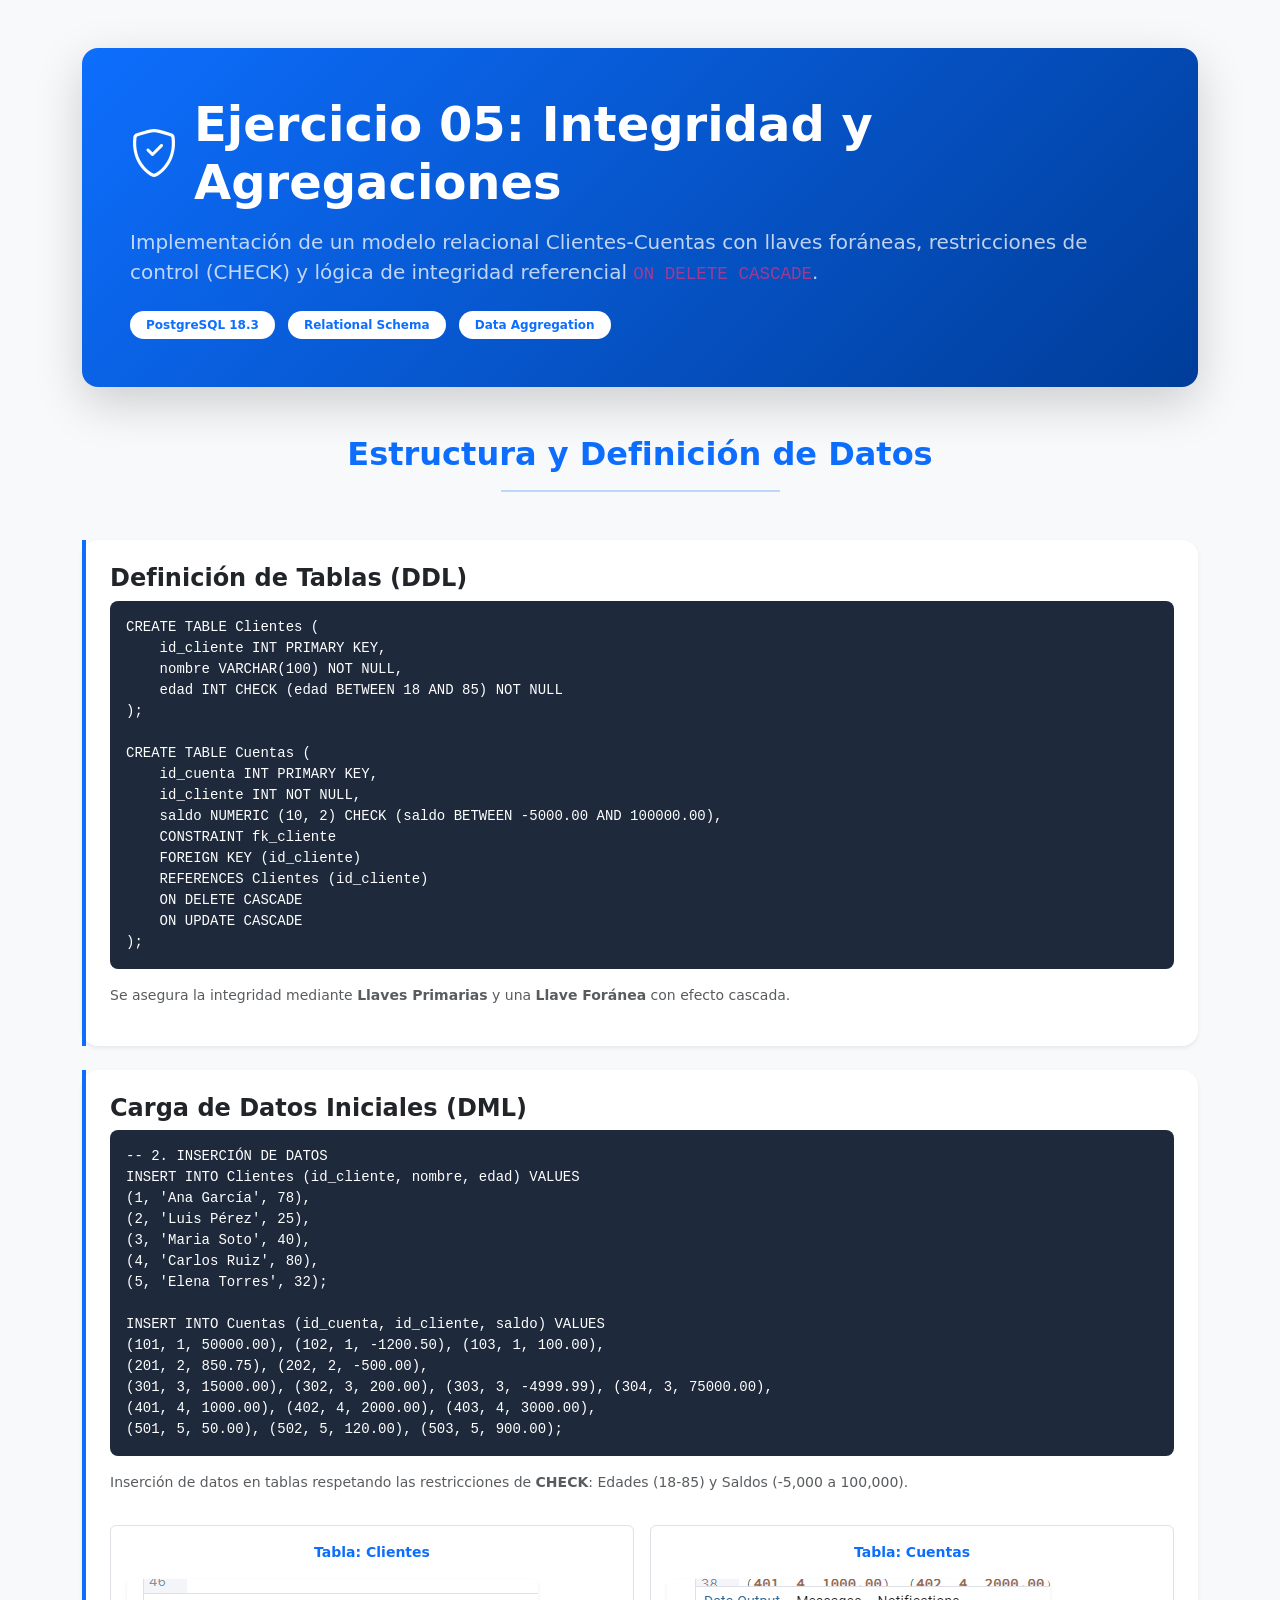
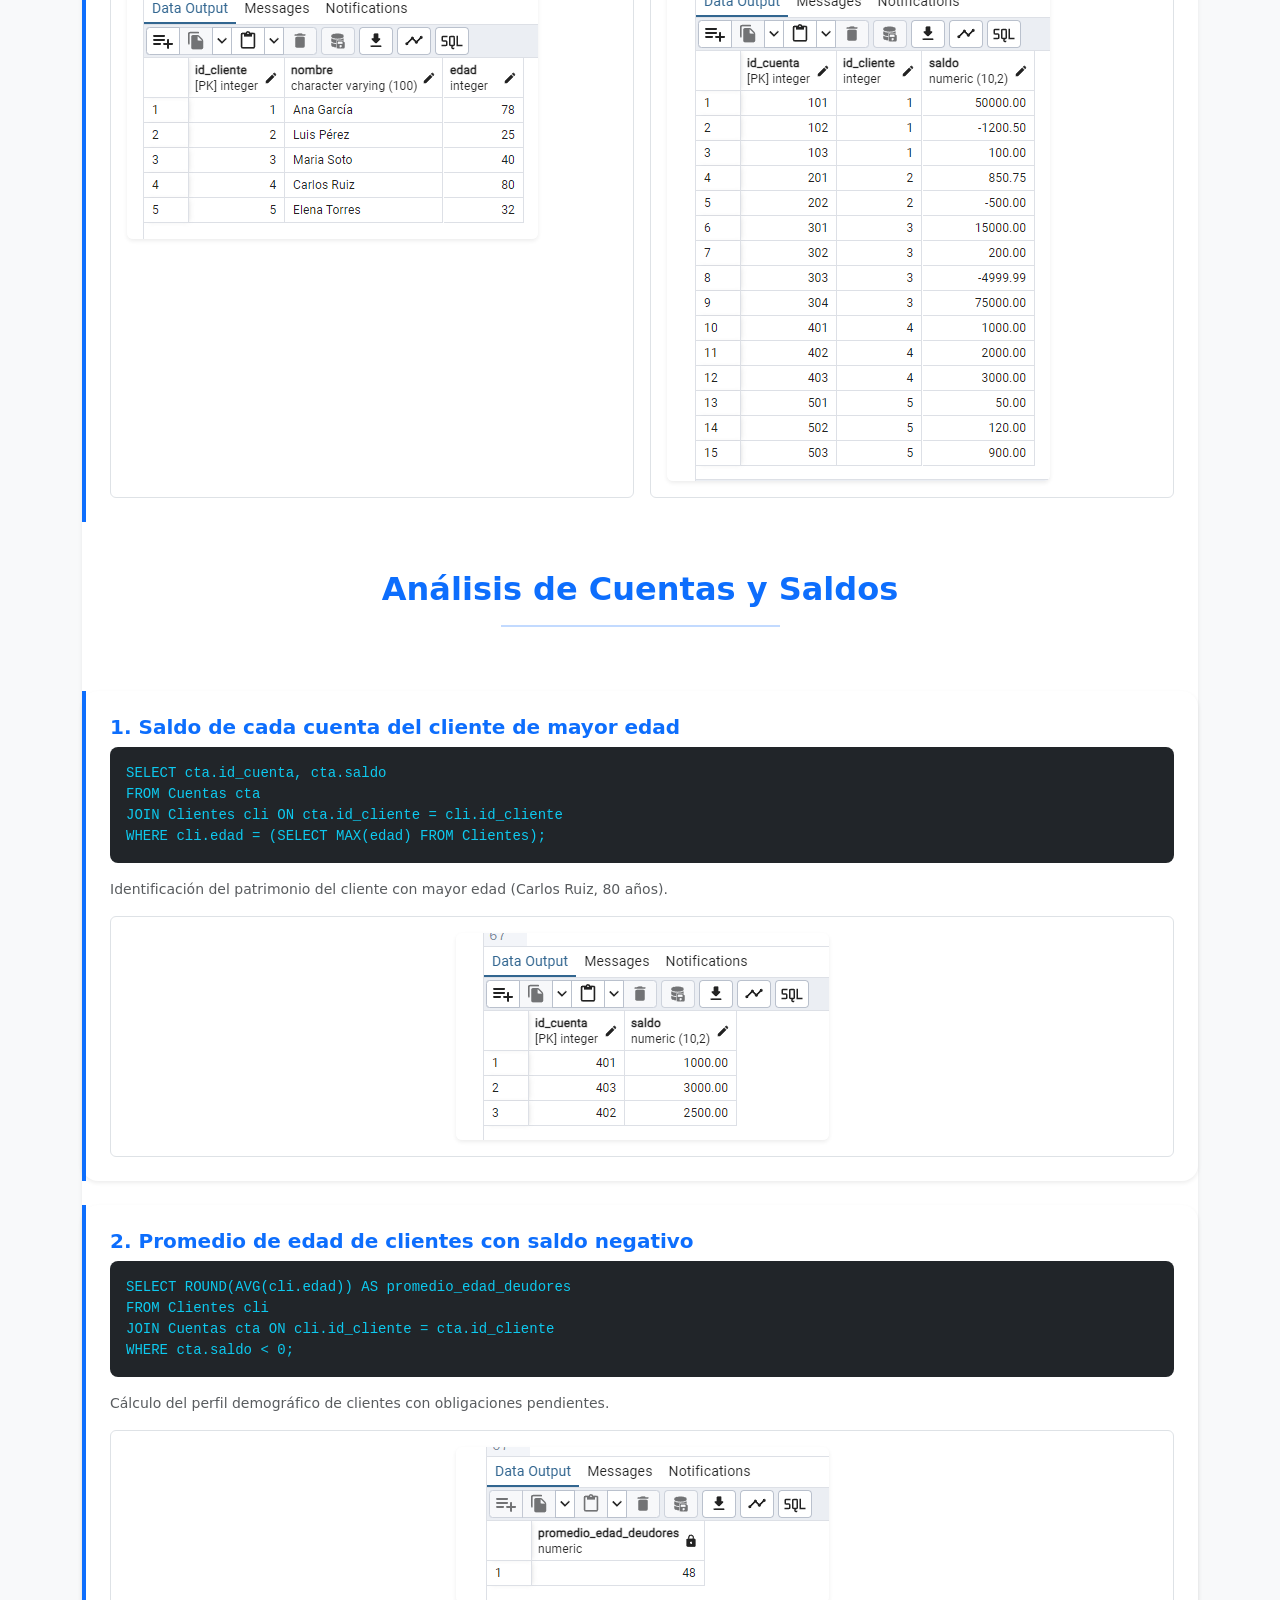
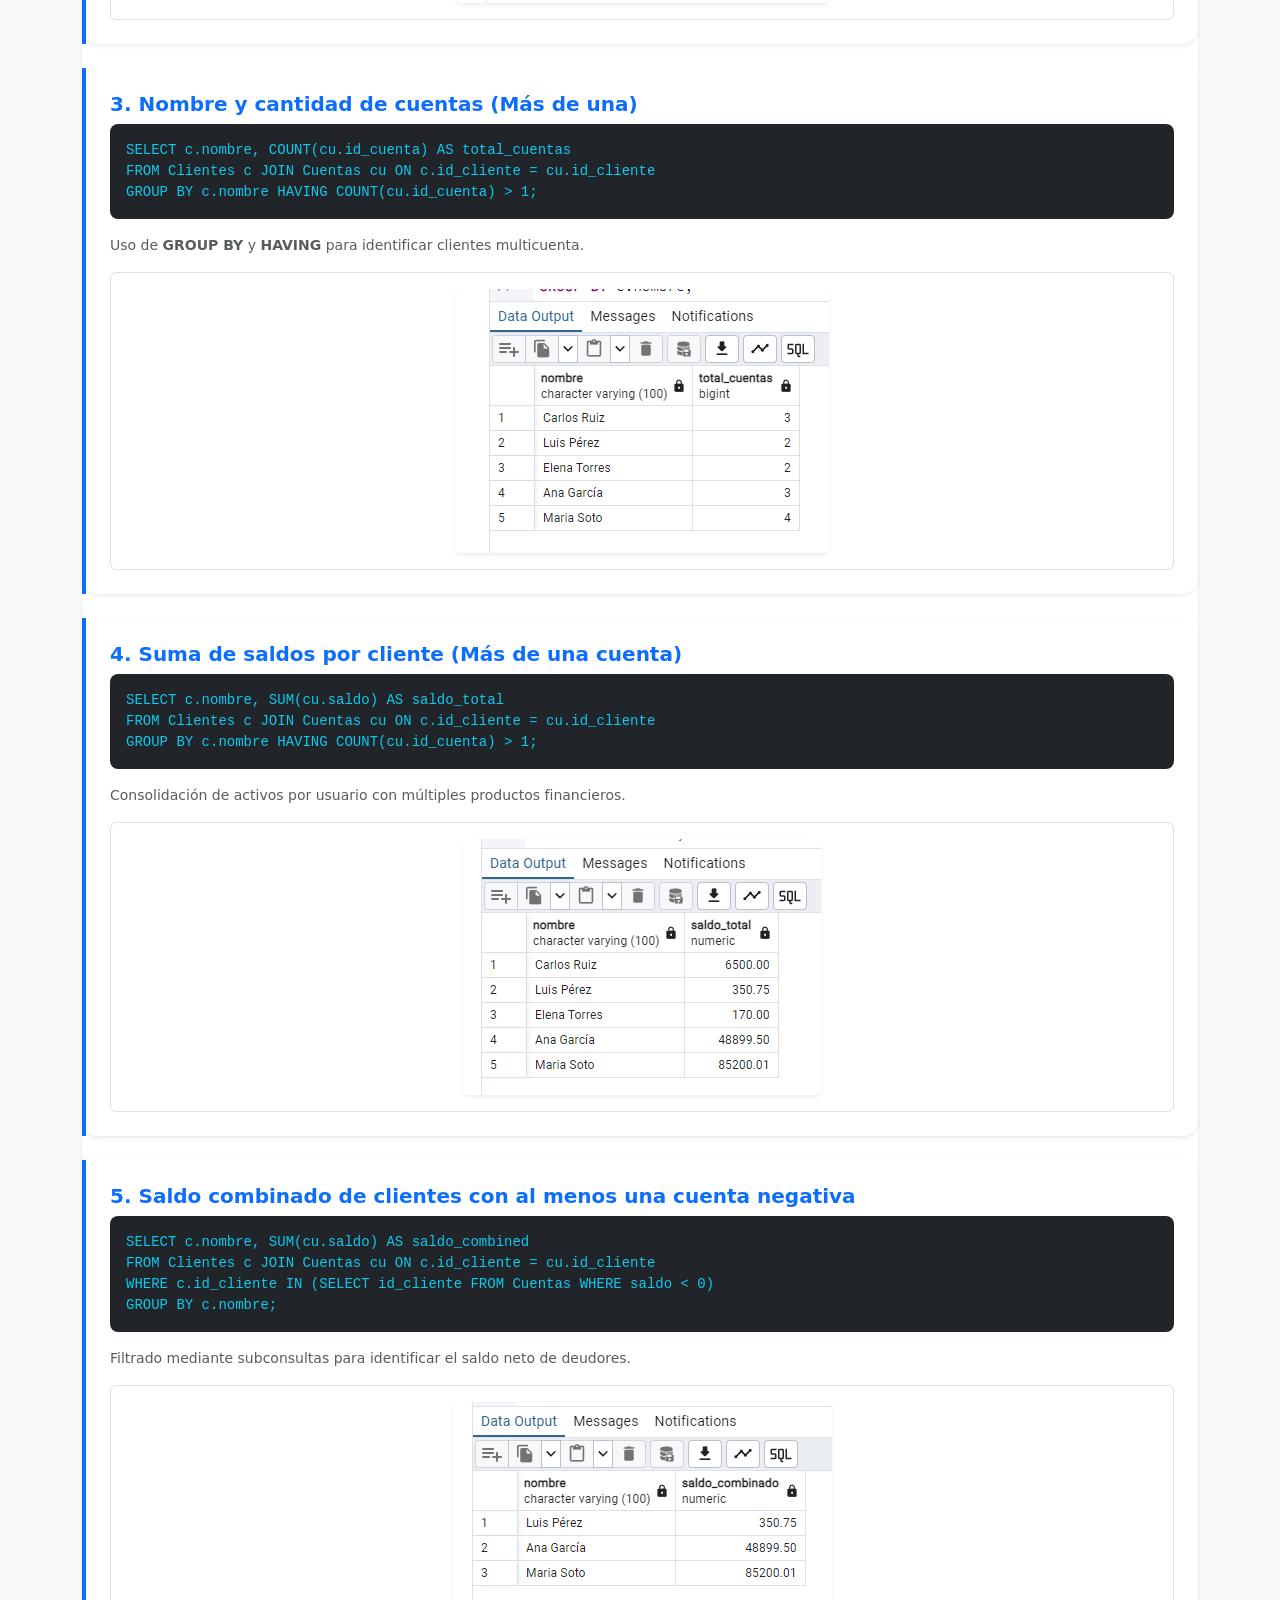
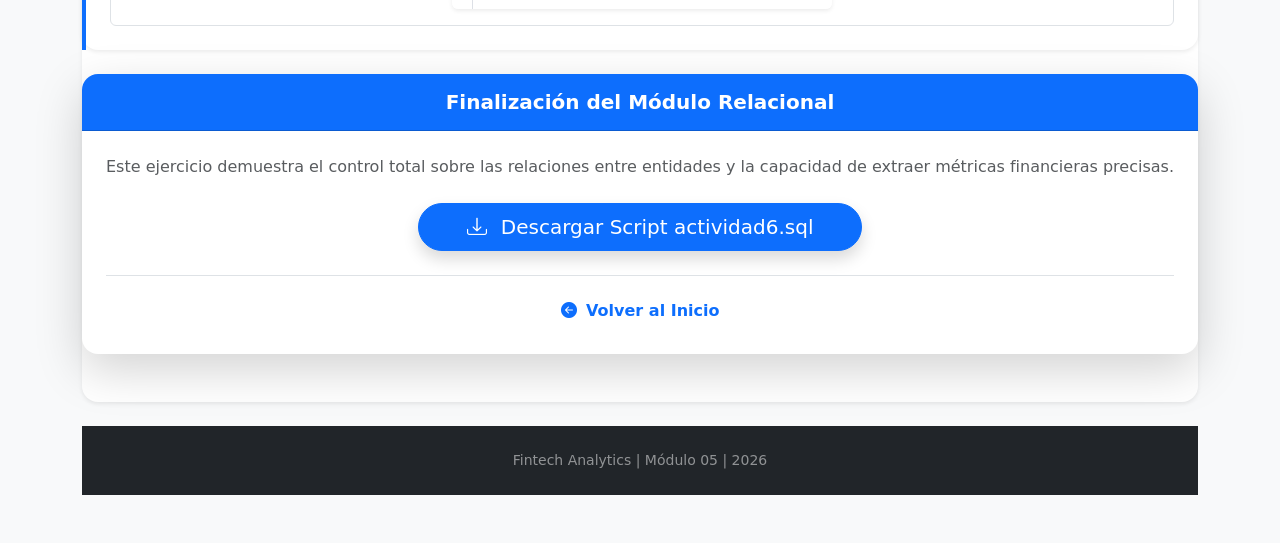
<file: ejercicios/sql-06/index.html>
<!DOCTYPE html>
<html lang="es">

<head>
    <meta charset="UTF-8">
    <meta name="viewport" content="width=device-width, initial-scale=1.0">
    <title>SQL-05</title>
    <link href="https://cdn.jsdelivr.net/npm/bootstrap@5.3.8/dist/css/bootstrap.min.css" rel="stylesheet"
        integrity="sha384-sRIl4kxILFvY47J16cr9ZwB07vP4J8+LH7qKQnuqkuIAvNWLzeN8tE5YBujZqJLB" crossorigin="anonymous">
    <link rel="stylesheet" href="https://cdn.jsdelivr.net/npm/bootstrap-icons@1.11.3/font/bootstrap-icons.min.css">
</head>

<body class="bg-light">

    <div class="container py-5">
        <!-- Header Estilo Fintech -->
        <div class="card shadow-lg border-0 rounded-4 mb-5"
            style="background: linear-gradient(135deg, #0d6efd 0%, #003d99 100%); color: white;">
            <div class="card-body p-5">
                <div class="d-flex align-items-center mb-3">
                    <i class="bi bi-shield-check me-3" style="font-size: 3rem;"></i>
                    <h1 class="display-5 fw-bold mb-0">Ejercicio 05: Integridad y Agregaciones</h1>
                </div>
                <p class="lead opacity-75">
                    Implementación de un modelo relacional <strong>Clientes-Cuentas</strong> con llaves foráneas,
                    restricciones de control (CHECK) y lógica de integridad referencial <code>ON DELETE CASCADE</code>.
                </p>
                <div class="mt-4">
                    <span class="badge rounded-pill bg-white text-primary px-3 py-2 me-2">PostgreSQL 18.3</span>
                    <span class="badge rounded-pill bg-white text-primary px-3 py-2 me-2">Relational Schema</span>
                    <span class="badge rounded-pill bg-white text-primary px-3 py-2">Data Aggregation</span>
                </div>
            </div>
        </div>

        <!-- Estructura DDL -->
        <div class="text-center my-5">
            <h2 class="fw-bold text-primary">Estructura y Definición de Datos</h2>
            <hr class="w-25 mx-auto border-primary border-2">
        </div>

        <div class="card shadow-sm border-0 rounded-4 mb-4">
            <div class="card-body p-4 border-start border-4 border-primary">
                <h4 class="fw-bold text-dark">Definición de Tablas (DDL)</h4>
                <div class="p-3 rounded-3 mb-3 text-white" style="background-color: #1e293b;">
                    <pre class="mb-0"><code>CREATE TABLE Clientes (
    id_cliente INT PRIMARY KEY,
    nombre VARCHAR(100) NOT NULL,
    edad INT CHECK (edad BETWEEN 18 AND 85) NOT NULL
);

CREATE TABLE Cuentas (
    id_cuenta INT PRIMARY KEY,
    id_cliente INT NOT NULL,
    saldo NUMERIC (10, 2) CHECK (saldo BETWEEN -5000.00 AND 100000.00),
    CONSTRAINT fk_cliente 
    FOREIGN KEY (id_cliente) 
    REFERENCES Clientes (id_cliente) 
    ON DELETE CASCADE 
    ON UPDATE CASCADE
);</code></pre>
                </div>
                <p class="small text-muted">Se asegura la integridad mediante <strong>Llaves Primarias</strong> y una
                    <strong>Llave Foránea</strong> con efecto cascada.</p>
            </div>
        </div>

        <!-- Inserción de Datos (DML) -->
        <div class="card shadow-sm border-0 rounded-4 mb-4">
            <div class="card-body p-4 border-start border-4 border-primary">
                <h4 class="fw-bold text-dark">Carga de Datos Iniciales (DML)</h4>
                <div class="p-3 rounded-3 mb-3 text-white" style="background-color: #1e293b;">
                    <pre class="mb-0"><code>-- 2. INSERCIÓN DE DATOS
INSERT INTO Clientes (id_cliente, nombre, edad) VALUES 
(1, 'Ana García', 78),
(2, 'Luis Pérez', 25),
(3, 'Maria Soto', 40),
(4, 'Carlos Ruiz', 80), 
(5, 'Elena Torres', 32);

INSERT INTO Cuentas (id_cuenta, id_cliente, saldo) VALUES 
(101, 1, 50000.00), (102, 1, -1200.50), (103, 1, 100.00),
(201, 2, 850.75), (202, 2, -500.00),
(301, 3, 15000.00), (302, 3, 200.00), (303, 3, -4999.99), (304, 3, 75000.00),
(401, 4, 1000.00), (402, 4, 2000.00), (403, 4, 3000.00),
(501, 5, 50.00), (502, 5, 120.00), (503, 5, 900.00);</code></pre>
                </div>
                <p class="small text-muted">
                    Inserción de datos en tablas respetando las restricciones de <strong>CHECK</strong>:
                    Edades (18-85) y Saldos (-5,000 a 100,000).
                </p>

                <div class="row g-3 mt-3">
                    <div class="col-md-6">
                        <div class="p-3 bg-white rounded border h-100">
                            <p class="small fw-bold text-center text-primary">Tabla: Clientes</p>
                            <img src="img/clientes.png" class="img-fluid rounded shadow-sm" alt="Registros de Clientes">
                        </div>
                    </div>
                    <div class="col-md-6">
                        <div class="p-3 bg-white rounded border h-100">
                            <p class="small fw-bold text-center text-primary">Tabla: Cuentas</p>
                            <img src="img/cuentas.png" class="img-fluid rounded shadow-sm" alt="Registros de Cuentas">
                        </div>
                    </div>
                </div>
            </div>


            <!-- Consultas de Negocio y Agregaciones -->
            <div class="text-center my-5">
                <h2 class="fw-bold text-primary">Análisis de Cuentas y Saldos</h2>
                <hr class="w-25 mx-auto border-primary border-2">
            </div>

            <!-- QUERY 01 -->
            <div class="card shadow-sm border-0 rounded-4 mb-4">
                <div class="card-body p-4 border-start border-4 border-primary">
                    <h5 class="fw-bold text-primary">1. Saldo de cada cuenta del cliente de mayor edad</h5>
                    <div class="p-3 rounded-3 mb-3 bg-dark text-info">
                        <pre class="mb-0"><code>SELECT cta.id_cuenta, cta.saldo
FROM Cuentas cta
JOIN Clientes cli ON cta.id_cliente = cli.id_cliente
WHERE cli.edad = (SELECT MAX(edad) FROM Clientes);</code></pre>
                    </div>
                    <p class="small text-muted">Identificación del patrimonio del cliente con mayor edad (Carlos Ruiz,
                        80 años).</p>
                    <div class="text-center p-3 bg-white rounded border">
                        <img src="img/query01.png" class="img-fluid rounded shadow-sm" alt="Resultado Query 1">
                    </div>
                </div>
            </div>

            <!-- QUERY 02 -->
            <div class="card shadow-sm border-0 rounded-4 mb-4">
                <div class="card-body p-4 border-start border-4 border-primary">
                    <h5 class="fw-bold text-primary">2. Promedio de edad de clientes con saldo negativo</h5>
                    <div class="p-3 rounded-3 mb-3 bg-dark text-info">
                        <pre class="mb-0"><code>SELECT ROUND(AVG(cli.edad)) AS promedio_edad_deudores
FROM Clientes cli
JOIN Cuentas cta ON cli.id_cliente = cta.id_cliente
WHERE cta.saldo < 0;</code></pre>
                    </div>
                    <p class="small text-muted">Cálculo del perfil demográfico de clientes con obligaciones pendientes.
                    </p>
                    <div class="text-center p-3 bg-white rounded border">
                        <img src="img/query02.png" class="img-fluid rounded shadow-sm" alt="Resultado Query 2">
                    </div>
                </div>
            </div>

            <!-- QUERY 03 -->
            <div class="card shadow-sm border-0 rounded-4 mb-4">
                <div class="card-body p-4 border-start border-4 border-primary">
                    <h5 class="fw-bold text-primary">3. Nombre y cantidad de cuentas (Más de una)</h5>
                    <div class="p-3 rounded-3 mb-3 bg-dark text-info">
                        <pre class="mb-0"><code>SELECT c.nombre, COUNT(cu.id_cuenta) AS total_cuentas
FROM Clientes c JOIN Cuentas cu ON c.id_cliente = cu.id_cliente
GROUP BY c.nombre HAVING COUNT(cu.id_cuenta) > 1;</code></pre>
                    </div>
                    <p class="small text-muted">Uso de <strong>GROUP BY</strong> y <strong>HAVING</strong> para
                        identificar clientes multicuenta.</p>
                    <div class="text-center p-3 bg-white rounded border">
                        <img src="img/query03.png" class="img-fluid rounded shadow-sm" alt="Resultado Query 3">
                    </div>
                </div>
            </div>

            <!-- QUERY 04 -->
            <div class="card shadow-sm border-0 rounded-4 mb-4">
                <div class="card-body p-4 border-start border-4 border-primary">
                    <h5 class="fw-bold text-primary">4. Suma de saldos por cliente (Más de una cuenta)</h5>
                    <div class="p-3 rounded-3 mb-3 bg-dark text-info">
                        <pre class="mb-0"><code>SELECT c.nombre, SUM(cu.saldo) AS saldo_total
FROM Clientes c JOIN Cuentas cu ON c.id_cliente = cu.id_cliente
GROUP BY c.nombre HAVING COUNT(cu.id_cuenta) > 1;</code></pre>
                    </div>
                    <p class="small text-muted">Consolidación de activos por usuario con múltiples productos
                        financieros.</p>
                    <div class="text-center p-3 bg-white rounded border">
                        <img src="img/query04.png" class="img-fluid rounded shadow-sm" alt="Resultado Query 4">
                    </div>
                </div>
            </div>

            <!-- QUERY 05 -->
            <div class="card shadow-sm border-0 rounded-4 mb-4">
                <div class="card-body p-4 border-start border-4 border-primary">
                    <h5 class="fw-bold text-primary">5. Saldo combinado de clientes con al menos una cuenta negativa
                    </h5>
                    <div class="p-3 rounded-3 mb-3 bg-dark text-info">
                        <pre class="mb-0"><code>SELECT c.nombre, SUM(cu.saldo) AS saldo_combined
FROM Clientes c JOIN Cuentas cu ON c.id_cliente = cu.id_cliente
WHERE c.id_cliente IN (SELECT id_cliente FROM Cuentas WHERE saldo < 0)
GROUP BY c.nombre;</code></pre>
                    </div>
                    <p class="small text-muted">Filtrado mediante subconsultas para identificar el saldo neto de
                        deudores.</p>
                    <div class="text-center p-3 bg-white rounded border">
                        <img src="img/query05.png" class="img-fluid rounded shadow-sm" alt="Resultado Query 5">
                    </div>
                </div>
            </div>


            <!-- Resumen y Descarga -->
            <div class="card border-0 shadow-lg rounded-4 mb-5 overflow-hidden">
                <div class="card-header py-3 bg-primary text-white text-center">
                    <h5 class="mb-0 fw-bold">Finalización del Módulo Relacional</h5>
                </div>
                <div class="card-body p-4 text-center">
                    <p class="text-muted mb-4">Este ejercicio demuestra el control total sobre las relaciones entre
                        entidades y la capacidad de extraer métricas financieras precisas.</p>

                    <div class="mb-4">
                        <a href="actividad6.sql" download class="btn btn-primary btn-lg px-5 rounded-pill shadow">
                            <i class="bi bi-download me-2"></i> Descargar Script actividad6.sql
                        </a>
                    </div>

                    <!-- Botón de ir al inicio -->
                    <div class="mt-4 text-center border-top pt-3">
                        <a href="../../index.html" class="btn btn-link text-decoration-none text-primary fw-bold">
                            <i class="bi bi-arrow-left-circle-fill me-1"></i> Volver al Inicio
                        </a>
                    </div>
                </div>
            </div>
        </div>

        <footer class="text-center py-4 bg-dark text-white-50">
            <p class="mb-0 small">Fintech Analytics | Módulo 05 | 2026</p>
        </footer>

        <script src="https://cdn.jsdelivr.net/npm/bootstrap@5.3.8/dist/js/bootstrap.bundle.min.js"
            integrity="sha384-FKyoEForCGlyvwx9Hj09JcYn3nv7wiPVlz7YYwJrWVcXK/BmnVDxM+D2scQbITxI"
            crossorigin="anonymous"></script>
</body>

</html>
</file>
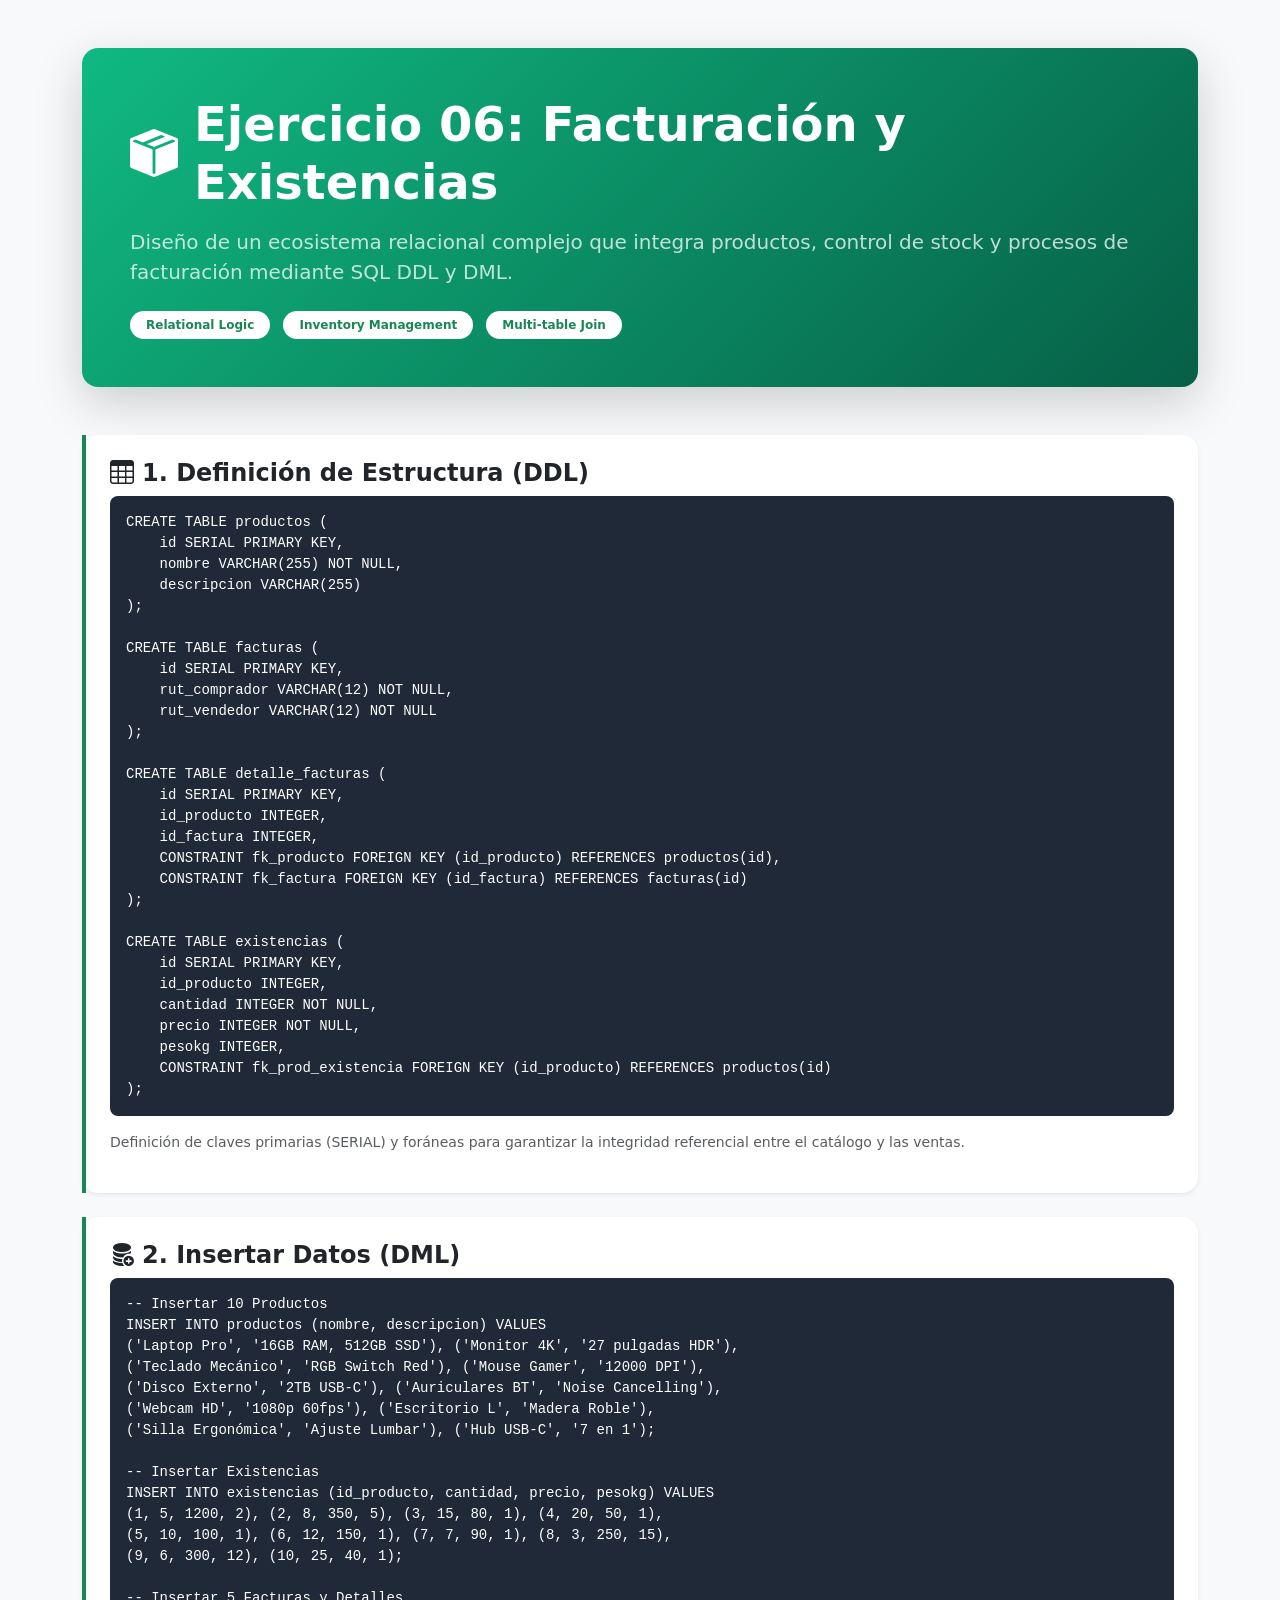
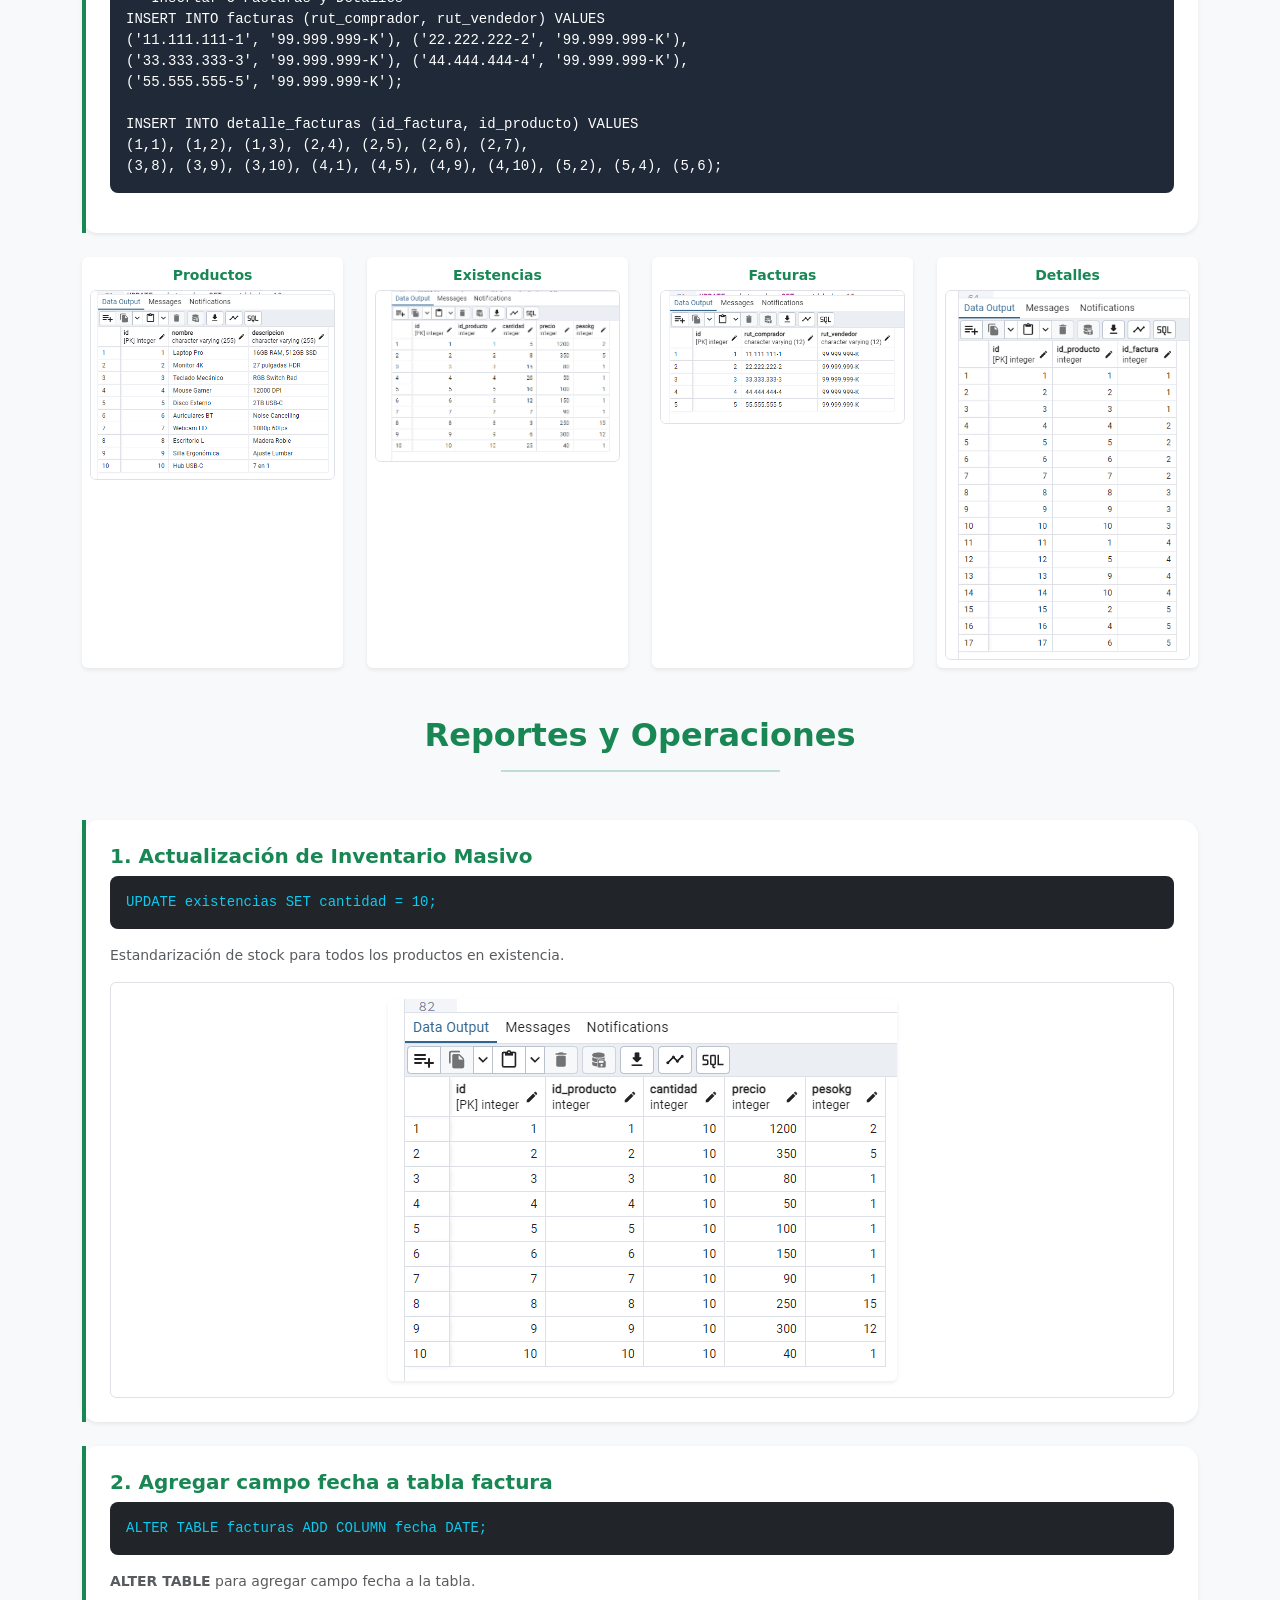
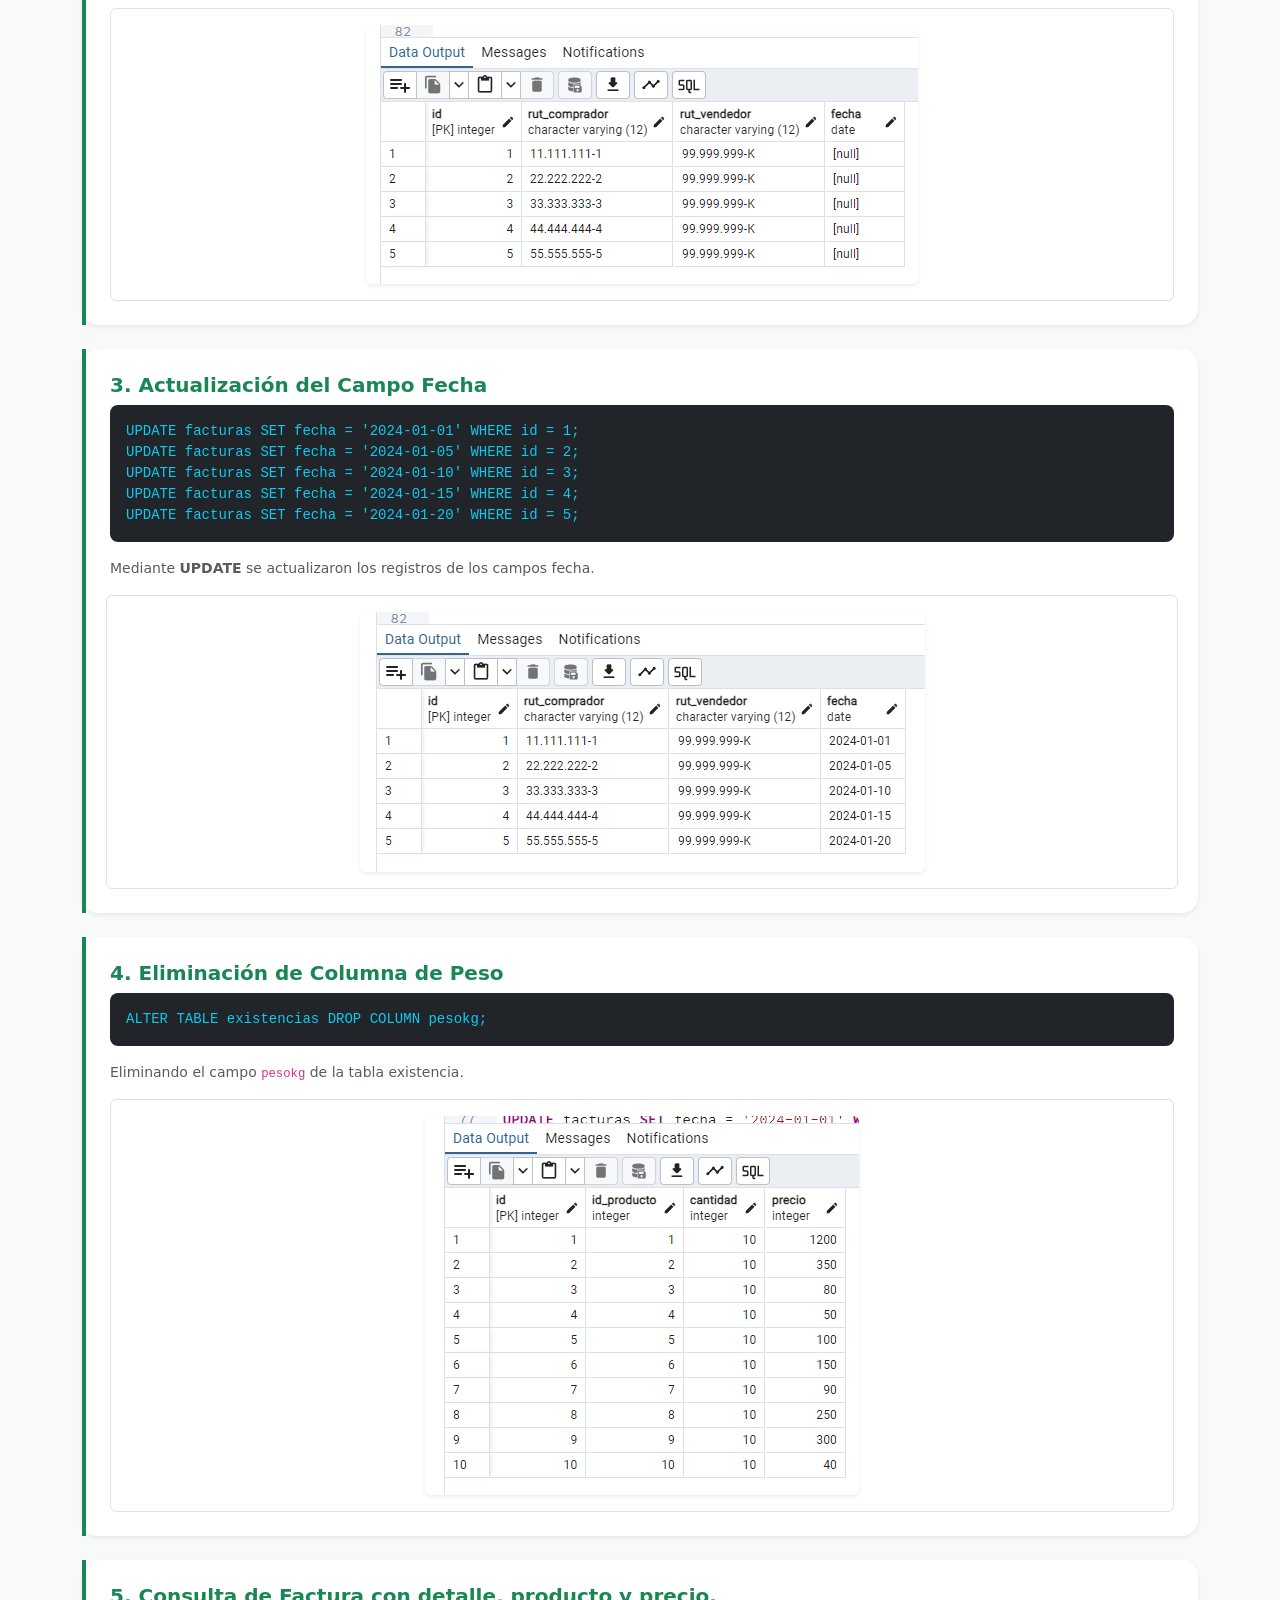
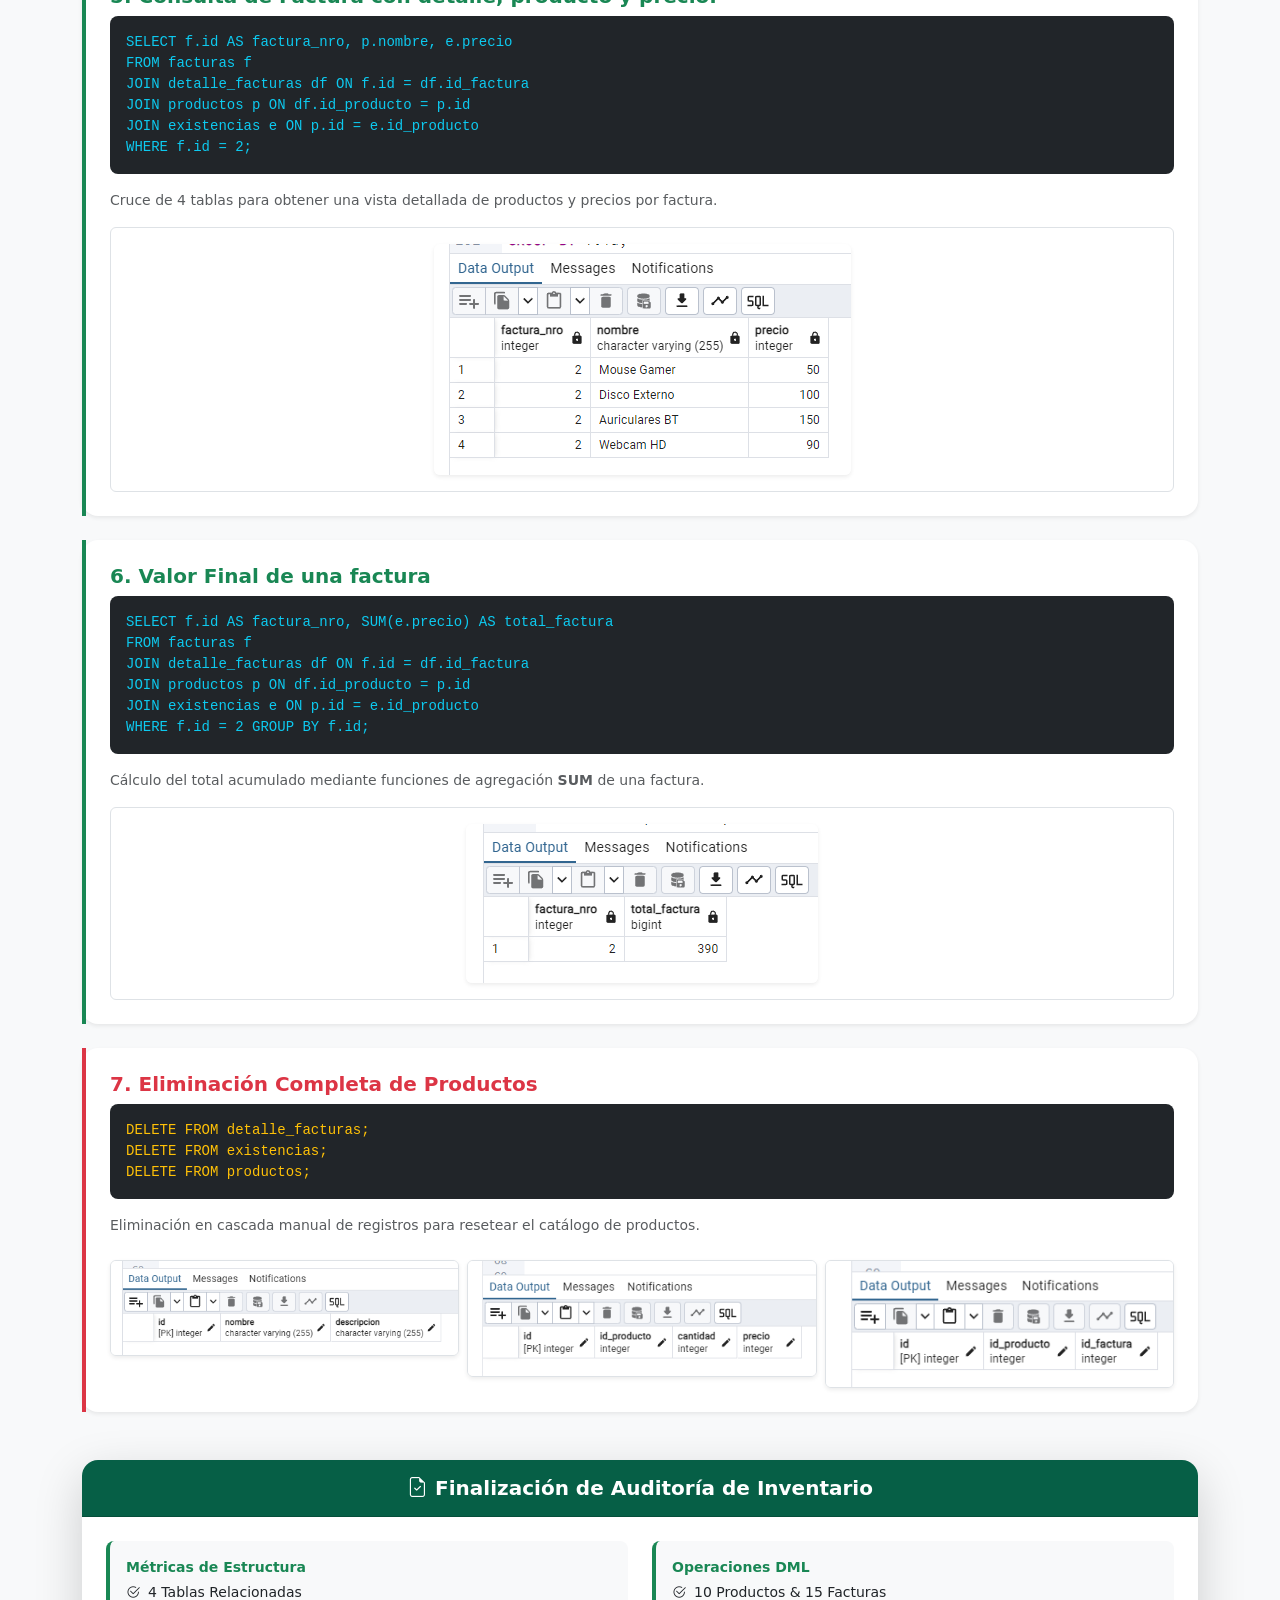
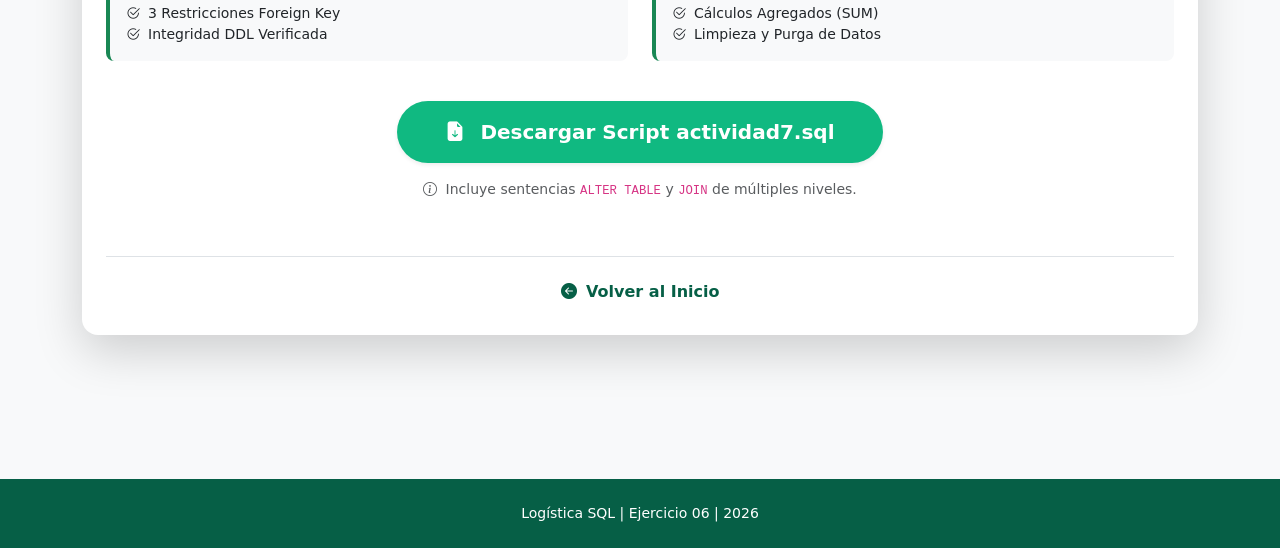
<file: ejercicios/sql-07/index.html>
<!DOCTYPE html>
<html lang="en">

<head>
    <meta charset="UTF-8">
    <meta name="viewport" content="width=device-width, initial-scale=1.0">
    <title>SQL-06</title>
    <link href="https://cdn.jsdelivr.net/npm/bootstrap@5.3.8/dist/css/bootstrap.min.css" rel="stylesheet"
        integrity="sha384-sRIl4kxILFvY47J16cr9ZwB07vP4J8+LH7qKQnuqkuIAvNWLzeN8tE5YBujZqJLB" crossorigin="anonymous">
    <link rel="stylesheet" href="https://cdn.jsdelivr.net/npm/bootstrap-icons@1.11.3/font/bootstrap-icons.min.css">
</head>

<body class="bg-light">

    <div class="container py-5">
        <div class="card shadow-lg border-0 rounded-4 mb-5"
            style="background: linear-gradient(135deg, #10b981 0%, #065f46 100%); color: white;">
            <div class="card-body p-5">
                <div class="d-flex align-items-center mb-3">
                    <i class="bi bi-box-seam-fill me-3" style="font-size: 3rem;"></i>
                    <h1 class="display-5 fw-bold mb-0">Ejercicio 06: Facturación y Existencias</h1>
                </div>
                <p class="lead opacity-75">
                    Diseño de un ecosistema relacional complejo que integra productos, control de stock y procesos
                    de facturación mediante <strong>SQL DDL y DML</strong>.
                </p>
                <div class="mt-4">
                    <span class="badge rounded-pill bg-white text-success px-3 py-2 me-2">Relational Logic</span>
                    <span class="badge rounded-pill bg-white text-success px-3 py-2 me-2">Inventory
                        Management</span>
                    <span class="badge rounded-pill bg-white text-success px-3 py-2">Multi-table Join</span>
                </div>
            </div>
        </div>

        <!-- DDL - CREACIÓN DE TABLAS -->
        <div class="card shadow-sm border-0 rounded-4 mb-4">
            <div class="card-body p-4 border-start border-4 border-success">
                <h4 class="fw-bold text-dark"><i class="bi bi-table me-2"></i>1. Definición de Estructura (DDL)</h4>
                <div class="p-3 rounded-3 mb-3 text-white" style="background-color: #1f2937;">
                    <pre class="mb-0"><code>CREATE TABLE productos (
    id SERIAL PRIMARY KEY,
    nombre VARCHAR(255) NOT NULL,
    descripcion VARCHAR(255)
);

CREATE TABLE facturas (
    id SERIAL PRIMARY KEY,
    rut_comprador VARCHAR(12) NOT NULL,
    rut_vendedor VARCHAR(12) NOT NULL
);

CREATE TABLE detalle_facturas (
    id SERIAL PRIMARY KEY,
    id_producto INTEGER,
    id_factura INTEGER,
    CONSTRAINT fk_producto FOREIGN KEY (id_producto) REFERENCES productos(id),
    CONSTRAINT fk_factura FOREIGN KEY (id_factura) REFERENCES facturas(id)
);

CREATE TABLE existencias (
    id SERIAL PRIMARY KEY,
    id_producto INTEGER,
    cantidad INTEGER NOT NULL,
    precio INTEGER NOT NULL,
    pesokg INTEGER,
    CONSTRAINT fk_prod_existencia FOREIGN KEY (id_producto) REFERENCES productos(id)
);</code></pre>
                </div>
                <p class="small text-muted">Definición de claves primarias (SERIAL) y foráneas para garantizar la
                    integridad referencial entre el catálogo y las ventas.</p>
            </div>
        </div>

        <!-- DML - INSERCIÓN DE DATOS -->
        <div class="card shadow-sm border-0 rounded-4 mb-4">
            <div class="card-body p-4 border-start border-4 border-success">
                <h4 class="fw-bold text-dark"><i class="bi bi-database-fill-add me-2"></i>2. Insertar Datos (DML)
                </h4>
                <div class="p-3 rounded-3 mb-3 text-white" style="background-color: #1f2937;">
                    <pre class="mb-0"><code>-- Insertar 10 Productos
INSERT INTO productos (nombre, descripcion) VALUES 
('Laptop Pro', '16GB RAM, 512GB SSD'), ('Monitor 4K', '27 pulgadas HDR'),
('Teclado Mecánico', 'RGB Switch Red'), ('Mouse Gamer', '12000 DPI'),
('Disco Externo', '2TB USB-C'), ('Auriculares BT', 'Noise Cancelling'),
('Webcam HD', '1080p 60fps'), ('Escritorio L', 'Madera Roble'),
('Silla Ergonómica', 'Ajuste Lumbar'), ('Hub USB-C', '7 en 1');

-- Insertar Existencias
INSERT INTO existencias (id_producto, cantidad, precio, pesokg) VALUES 
(1, 5, 1200, 2), (2, 8, 350, 5), (3, 15, 80, 1), (4, 20, 50, 1),
(5, 10, 100, 1), (6, 12, 150, 1), (7, 7, 90, 1), (8, 3, 250, 15),
(9, 6, 300, 12), (10, 25, 40, 1);

-- Insertar 5 Facturas y Detalles
INSERT INTO facturas (rut_comprador, rut_vendedor) VALUES 
('11.111.111-1', '99.999.999-K'), ('22.222.222-2', '99.999.999-K'),
('33.333.333-3', '99.999.999-K'), ('44.444.444-4', '99.999.999-K'),
('55.555.555-5', '99.999.999-K');

INSERT INTO detalle_facturas (id_factura, id_producto) VALUES 
(1,1), (1,2), (1,3), (2,4), (2,5), (2,6), (2,7),
(3,8), (3,9), (3,10), (4,1), (4,5), (4,9), (4,10), (5,2), (5,4), (5,6);</code></pre>
                </div>
            </div>
        </div>

        <!-- GALERÍA DE TABLAS -->
        <div class="row g-4 mb-5">
            <div class="col-md-3">
                <div class="card h-100 shadow-sm border-0 text-center p-2">
                    <p class="small fw-bold text-success mb-1">Productos</p>
                    <img src="img/productos.png" class="img-fluid rounded border" alt="Tabla Productos">
                </div>
            </div>
            <div class="col-md-3">
                <div class="card h-100 shadow-sm border-0 text-center p-2">
                    <p class="small fw-bold text-success mb-1">Existencias</p>
                    <img src="img/existencias.png" class="img-fluid rounded border" alt="Tabla Existencias">
                </div>
            </div>
            <div class="col-md-3">
                <div class="card h-100 shadow-sm border-0 text-center p-2">
                    <p class="small fw-bold text-success mb-1">Facturas</p>
                    <img src="img/facturas.png" class="img-fluid rounded border" alt="Tabla Facturas">
                </div>
            </div>
            <div class="col-md-3">
                <div class="card h-100 shadow-sm border-0 text-center p-2">
                    <p class="small fw-bold text-success mb-1">Detalles</p>
                    <img src="img/detalle.png" class="img-fluid rounded border" alt="Tabla Detalle Facturas">
                </div>
            </div>
        </div>

        <div class="text-center my-5">
            <h2 class="fw-bold text-success">Reportes y Operaciones</h2>
            <hr class="w-25 mx-auto border-success border-2">
        </div>

        <!-- QUERY 01 -->
        <div class="card shadow-sm border-0 rounded-4 mb-4">
            <div class="card-body p-4 border-start border-4 border-success">
                <h5 class="fw-bold text-success">1. Actualización de Inventario Masivo</h5>
                <div class="p-3 rounded-3 mb-3 bg-dark text-info">
                    <pre class="mb-0"><code>UPDATE existencias SET cantidad = 10;</code></pre>
                </div>
                <p class="small text-muted">Estandarización de stock para todos los productos en existencia.</p>
                <div class="text-center p-3 bg-white rounded border">
                    <img src="img/query01.png" class="img-fluid rounded shadow-sm" alt="Update Existencias">
                </div>
            </div>
        </div>

        <!-- QUERY 02 -->
        <div class="card shadow-sm border-0 rounded-4 mb-4">
            <div class="card-body p-4 border-start border-4 border-success">
                <h5 class="fw-bold text-success">2. Agregar campo fecha a tabla factura</h5>
                <div class="p-3 rounded-3 mb-3 bg-dark text-info">
                    <pre class="mb-0"><code>ALTER TABLE facturas ADD COLUMN fecha DATE;</code></pre>
                </div>
                <p class="small text-muted"><strong>ALTER TABLE</strong> para agregar campo fecha a la tabla.</p>
                <div class="row g-2">
                    <div class="col-12">
                        <div class="text-center p-3 bg-white rounded border">
                            <img src="img/query02.png" class="img-fluid rounded shadow-sm" alt="Alter Table Fecha">
                        </div>
                    </div>
                </div>
            </div>
        </div>


        <!-- QUERY 03 -->
        <div class="card shadow-sm border-0 rounded-4 mb-4">
            <div class="card-body p-4 border-start border-4 border-success">
                <h5 class="fw-bold text-success">3. Actualización del Campo Fecha</h5>
                <div class="p-3 rounded-3 mb-3 bg-dark text-info">
                    <pre class="mb-0"><code>UPDATE facturas SET fecha = '2024-01-01' WHERE id = 1;
UPDATE facturas SET fecha = '2024-01-05' WHERE id = 2;
UPDATE facturas SET fecha = '2024-01-10' WHERE id = 3;
UPDATE facturas SET fecha = '2024-01-15' WHERE id = 4;
UPDATE facturas SET fecha = '2024-01-20' WHERE id = 5;</code></pre>
                </div>
                <p class="small text-muted">Mediante <strong>UPDATE</strong> se actualizaron los registros de los
                    campos fecha.</p>
                <div class="row g-2">
                    <div class="col-12 mt-2 text-center p-3 bg-white rounded border">
                        <img src="img/query03.png" class="img-fluid rounded shadow-sm" alt="Update Fechas">
                    </div>
                </div>
            </div>
        </div>



        <!-- QUERY 04 -->
        <div class="card shadow-sm border-0 rounded-4 mb-4">
            <div class="card-body p-4 border-start border-4 border-success">
                <h5 class="fw-bold text-success">4. Eliminación de Columna de Peso</h5>
                <div class="p-3 rounded-3 mb-3 bg-dark text-info">
                    <pre class="mb-0"><code>ALTER TABLE existencias DROP COLUMN pesokg;</code></pre>
                </div>
                <p class="small text-muted">Eliminando el campo <code>pesokg</code> de la tabla existencia.</p>
                <div class="text-center p-3 bg-white rounded border">
                    <img src="img/query04.png" class="img-fluid rounded shadow-sm" alt="Drop Column">
                </div>
            </div>
        </div>

        <!-- QUERY 05 -->
        <div class="card shadow-sm border-0 rounded-4 mb-4">
            <div class="card-body p-4 border-start border-4 border-success">
                <h5 class="fw-bold text-success">5. Consulta de Factura con detalle, producto y precio.</h5>
                <div class="p-3 rounded-3 mb-3 bg-dark text-info">
                    <pre class="mb-0"><code>SELECT f.id AS factura_nro, p.nombre, e.precio
FROM facturas f
JOIN detalle_facturas df ON f.id = df.id_factura
JOIN productos p ON df.id_producto = p.id
JOIN existencias e ON p.id = e.id_producto
WHERE f.id = 2;</code></pre>
                </div>
                <p class="small text-muted">Cruce de 4 tablas para obtener una vista detallada de productos y
                    precios por factura.</p>
                <div class="text-center p-3 bg-white rounded border">
                    <img src="img/query05.png" class="img-fluid rounded shadow-sm" alt="Join Factura Detalle">
                </div>
            </div>
        </div>

        <!-- QUERY 06 -->
        <div class="card shadow-sm border-0 rounded-4 mb-4">
            <div class="card-body p-4 border-start border-4 border-success">
                <h5 class="fw-bold text-success">6. Valor Final de una factura</h5>
                <div class="p-3 rounded-3 mb-3 bg-dark text-info">
                    <pre class="mb-0"><code>SELECT f.id AS factura_nro, SUM(e.precio) AS total_factura
FROM facturas f
JOIN detalle_facturas df ON f.id = df.id_factura
JOIN productos p ON df.id_producto = p.id
JOIN existencias e ON p.id = e.id_producto
WHERE f.id = 2 GROUP BY f.id;</code></pre>
                </div>
                <p class="small text-muted">Cálculo del total acumulado mediante funciones de agregación
                    <strong>SUM</strong> de una factura.
                </p>
                <div class="text-center p-3 bg-white rounded border">
                    <img src="img/query06.png" class="img-fluid rounded shadow-sm" alt="Total Factura">
                </div>
            </div>
        </div>

        <!-- QUERY 07 -->
        <div class="card shadow-sm border-0 rounded-4 mb-5">
            <div class="card-body p-4 border-start border-4 border-danger">
                <h5 class="fw-bold text-danger">7. Eliminación Completa de Productos</h5>
                <div class="p-3 rounded-3 mb-3 bg-dark text-warning">
                    <pre class="mb-0"><code>DELETE FROM detalle_facturas;
DELETE FROM existencias;
DELETE FROM productos;</code></pre>
                </div>
                <p class="small text-muted">Eliminación en cascada manual de registros para resetear el catálogo de
                    productos.</p>

                <div class="row g-2 mt-2">
                    <div class="col-md-4">
                        <img src="img/query07-1.png" class="img-fluid rounded border shadow-sm" alt="Delete Detalle">
                    </div>
                    <div class="col-md-4">
                        <img src="img/query07-2.png" class="img-fluid rounded border shadow-sm"
                            alt="Delete Existencias">
                    </div>
                    <div class="col-md-4">
                        <img src="img/query07-3.png" class="img-fluid rounded border shadow-sm" alt="Delete Productos">
                    </div>
                </div>
            </div>
        </div>
        <!-- Resumen Técnico y Descarga -->
        <div class="card border-0 shadow-lg rounded-4 mb-5 overflow-hidden">
            <div class="card-header py-3 text-white text-center" style="background-color: #065f46;">
                <h5 class="mb-0 fw-bold"><i class="bi bi-file-earmark-check me-2"></i>Finalización de Auditoría de
                    Inventario</h5>
            </div>
            <div class="card-body p-4 text-center">
                <div class="row g-4 mb-4 text-start">
                    <div class="col-md-6">
                        <div class="p-3 rounded-3 bg-light border-start border-4 border-success h-100">
                            <p class="small fw-bold text-success mb-1">Métricas de Estructura</p>
                            <ul class="list-unstyled small mb-0">
                                <li><i class="bi bi-check2-circle me-2"></i>4 Tablas Relacionadas</li>
                                <li><i class="bi bi-check2-circle me-2"></i>3 Restricciones Foreign Key</li>
                                <li><i class="bi bi-check2-circle me-2"></i>Integridad DDL Verificada</li>
                            </ul>
                        </div>
                    </div>
                    <div class="col-md-6">
                        <div class="p-3 rounded-3 bg-light border-start border-4 border-success h-100">
                            <p class="small fw-bold text-success mb-1">Operaciones DML</p>
                            <ul class="list-unstyled small mb-0">
                                <li><i class="bi bi-check2-circle me-2"></i>10 Productos & 15 Facturas</li>
                                <li><i class="bi bi-check2-circle me-2"></i>Cálculos Agregados (SUM)</li>
                                <li><i class="bi bi-check2-circle me-2"></i>Limpieza y Purga de Datos</li>
                            </ul>
                        </div>
                    </div>
                </div>

                <!-- Botón de Descarga Principal -->
                <div class="py-3">
                    <a href="actividad7.sql" download
                        class="btn btn-lg px-5 py-3 rounded-pill text-white shadow-sm fw-bold transition-all"
                        style="background-color: #10b981; border: none;">
                        <i class="bi bi-file-earmark-arrow-down-fill me-2"></i> Descargar Script actividad7.sql
                    </a>
                    <p class="text-muted mt-3 small">
                        <i class="bi bi-info-circle me-1"></i>
                        Incluye sentencias <code>ALTER TABLE</code> y <code>JOIN</code> de múltiples niveles.
                    </p>
                </div>
                <!-- Botón de ir al inicio -->
                <div class="mt-4 text-center border-top pt-3">
                    <a href="../../index.html" class="btn btn-link text-decoration-none fw-bold" style="color: #065F46"
                        ;>
                        <i class="bi bi-arrow-left-circle-fill me-1"></i> Volver al Inicio
                    </a>
                </div>
            </div>
        </div>
    </div>

    <footer class="text-white text-center py-4 mt-5" style="background-color: #065f46;">
        <p class="mb-0 small">Logística SQL | Ejercicio 06 | 2026</p>
    </footer>

    <script src="https://cdn.jsdelivr.net/npm/bootstrap@5.3.8/dist/js/bootstrap.bundle.min.js"
        integrity="sha384-FKyoEForCGlyvwx9Hj09JcYn3nv7wiPVlz7YYwJrWVcXK/BmnVDxM+D2scQbITxI"
        crossorigin="anonymous"></script>
</body>

</html>
</file>
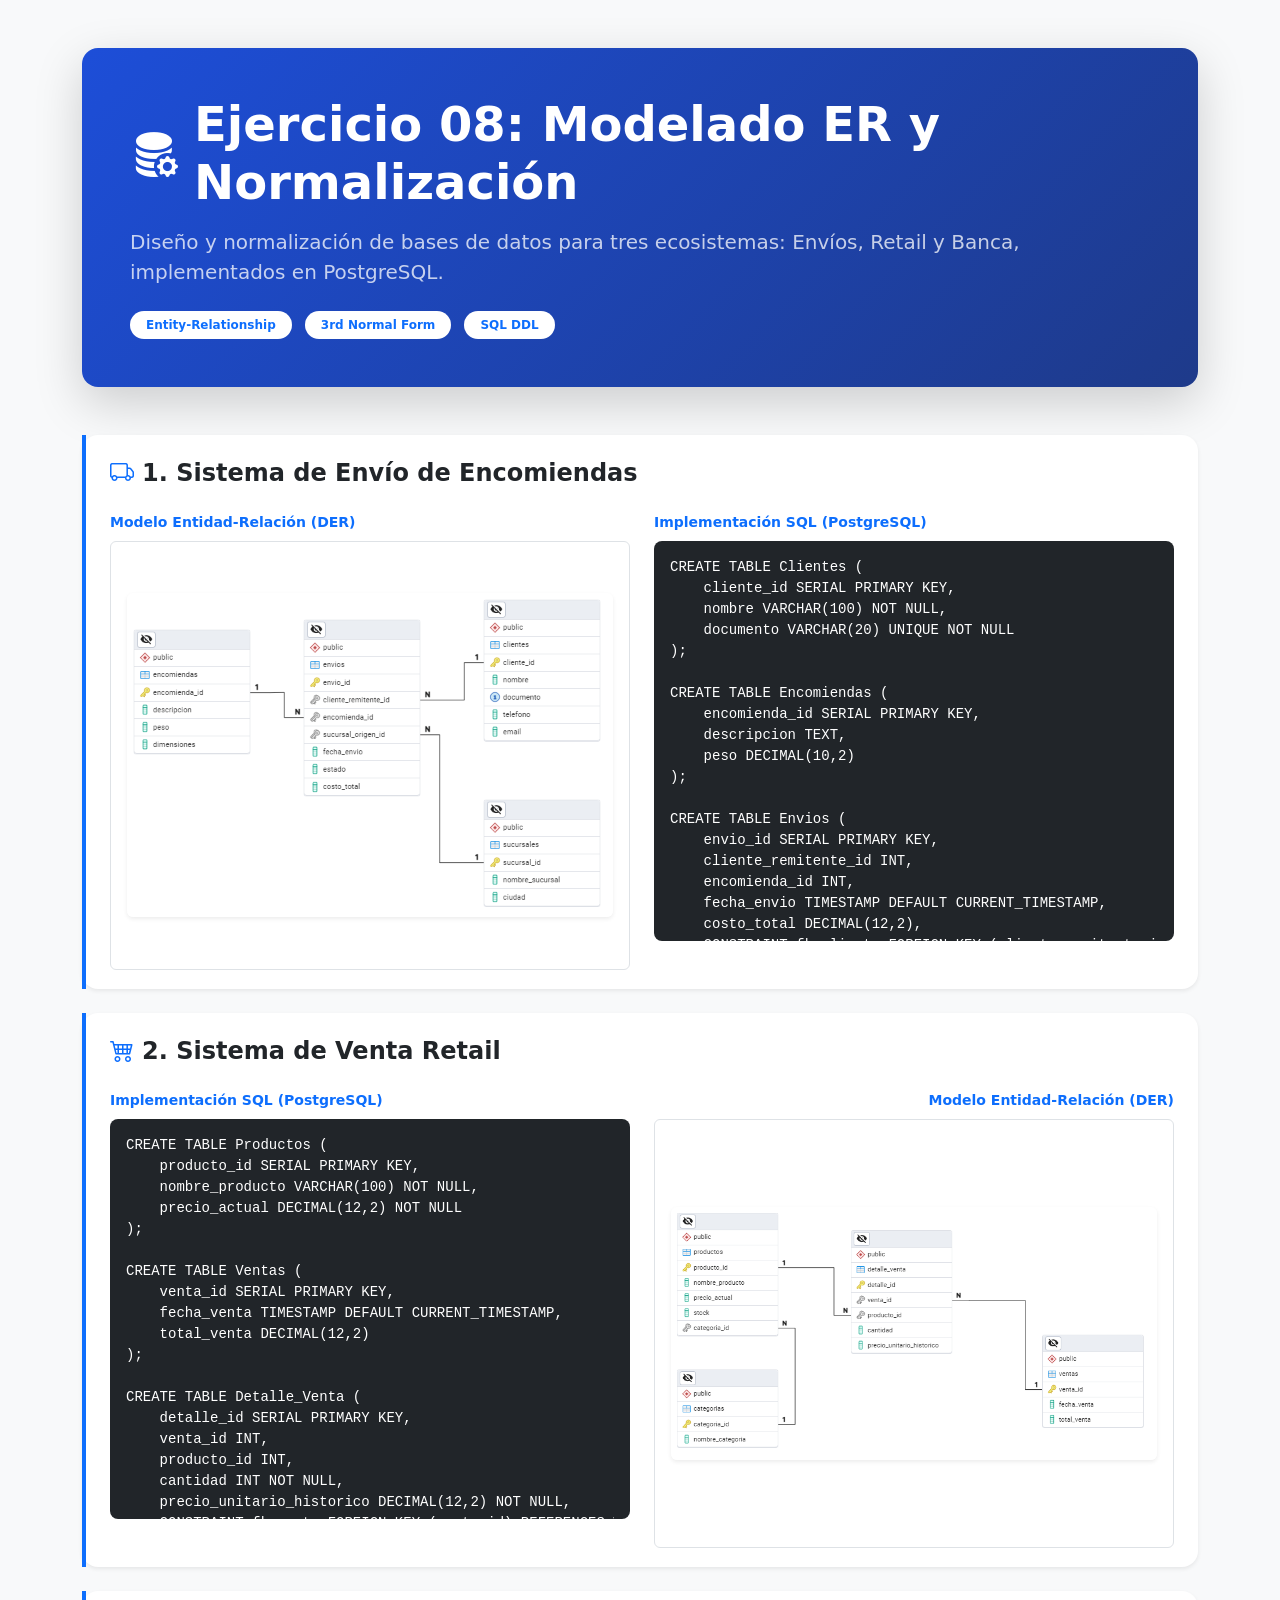
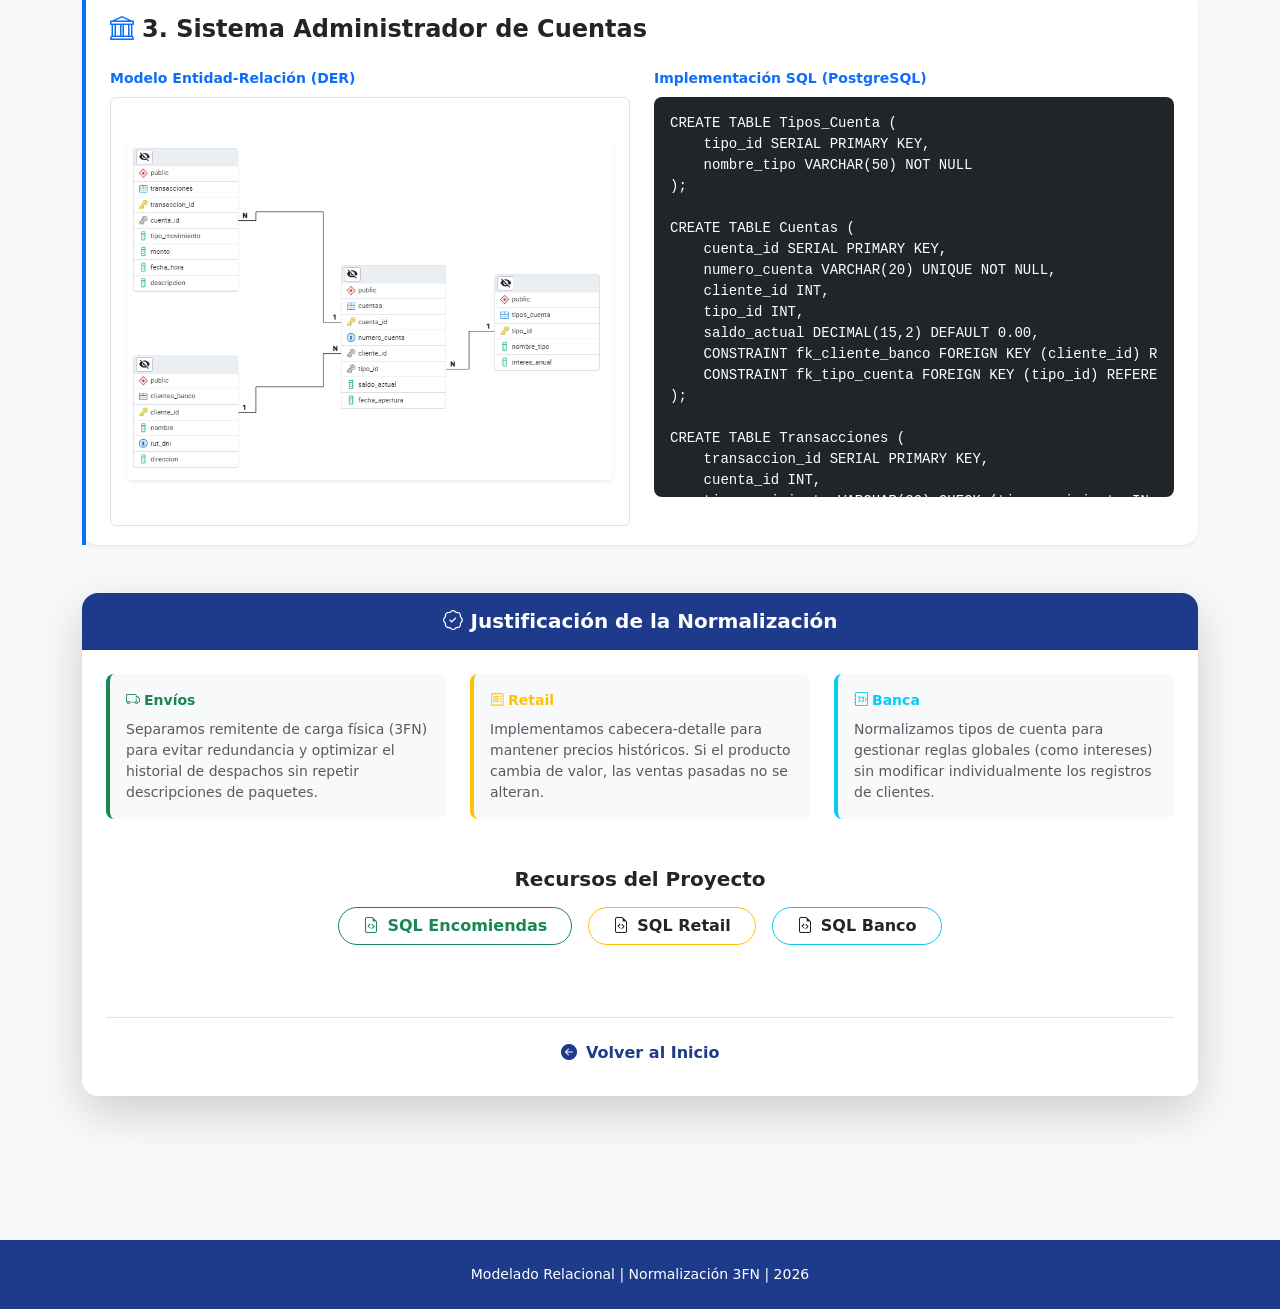
<file: ejercicios/sql-09/index.html>
<!DOCTYPE html>
<html lang="es">

<head>
    <meta charset="UTF-8">
    <meta name="viewport" content="width=device-width, initial-scale=1.0">
    <title>SQL-08</title>
    <link href="https://cdn.jsdelivr.net/npm/bootstrap@5.3.8/dist/css/bootstrap.min.css" rel="stylesheet"
        integrity="sha384-sRIl4kxILFvY47J16cr9ZwB07vP4J8+LH7qKQnuqkuIAvNWLzeN8tE5YBujZqJLB" crossorigin="anonymous">
    <link rel="stylesheet" href="https://cdn.jsdelivr.net/npm/bootstrap-icons@1.11.0/font/bootstrap-icons.css">
</head>

<body class="bg-light">

    <div class="container py-5">
        <div class="card shadow-lg border-0 rounded-4 mb-5"
            style="background: linear-gradient(135deg, #1d4ed8 0%, #1e3a8a 100%); color: white;">
            <div class="card-body p-5">
                <div class="d-flex align-items-center mb-3">
                    <i class="bi bi-database-fill-gear me-3" style="font-size: 3rem;"></i>
                    <h1 class="display-5 fw-bold mb-0">Ejercicio 08: Modelado ER y Normalización</h1>
                </div>
                <p class="lead opacity-75">
                    Diseño y normalización de bases de datos para tres ecosistemas: <strong>Envíos, Retail y
                        Banca</strong>, implementados en PostgreSQL.
                </p>
                <div class="mt-4">
                    <span class="badge rounded-pill bg-white text-primary px-3 py-2 me-2">Entity-Relationship</span>
                    <span class="badge rounded-pill bg-white text-primary px-3 py-2 me-2">3rd Normal Form</span>
                    <span class="badge rounded-pill bg-white text-primary px-3 py-2">SQL DDL</span>
                </div>
            </div>
        </div>

        <!-- SISTEMA DE ENVÍOS -->
        <div class="card shadow-sm border-0 rounded-4 mb-4">
            <div class="card-body p-4 border-start border-4 border-primary">
                <h4 class="fw-bold text-dark mb-4"><i class="bi bi-truck me-2 text-primary"></i>1. Sistema de Envío de
                    Encomiendas</h4>

                <div class="row g-4 mb-4">
                    <div class="col-lg-6">
                        <p class="small fw-bold text-primary mb-2">Modelo Entidad-Relación (DER)</p>
                        <div class="text-center p-3 bg-white rounded border h-100 d-flex align-items-center">
                            <img src="img/DER_Encomienda.png" class="img-fluid rounded shadow-sm" alt="DER Encomiendas">
                        </div>
                    </div>
                    <div class="col-lg-6">
                        <p class="small fw-bold text-primary mb-2">Implementación SQL (PostgreSQL)</p>
                        <div class="p-3 rounded-3 bg-dark text-white overflow-auto" style="max-height: 400px;">
                            <pre class="mb-0 small"><code>CREATE TABLE Clientes (
    cliente_id SERIAL PRIMARY KEY,
    nombre VARCHAR(100) NOT NULL,
    documento VARCHAR(20) UNIQUE NOT NULL
);

CREATE TABLE Encomiendas (
    encomienda_id SERIAL PRIMARY KEY,
    descripcion TEXT,
    peso DECIMAL(10,2)
);

CREATE TABLE Envios (
    envio_id SERIAL PRIMARY KEY,
    cliente_remitente_id INT,
    encomienda_id INT,
    fecha_envio TIMESTAMP DEFAULT CURRENT_TIMESTAMP,
    costo_total DECIMAL(12,2),
    CONSTRAINT fk_cliente FOREIGN KEY (cliente_remitente_id) 
    REFERENCES Clientes(cliente_id),
    CONSTRAINT fk_encomienda FOREIGN KEY (encomienda_id) 
    REFERENCES Encomiendas(encomienda_id)
);</code></pre>
                        </div>
                    </div>
                </div>
            </div>
        </div>

        <!-- SISTEMA RETAIL -->
        <div class="card shadow-sm border-0 rounded-4 mb-4">
            <div class="card-body p-4 border-start border-4 border-primary">
                <h4 class="fw-bold text-dark mb-4"><i class="bi bi-cart4 me-2 text-primary"></i>2. Sistema de Venta
                    Retail</h4>

                <div class="row g-4 mb-4">
                    <div class="col-lg-6 order-lg-2">
                        <p class="small fw-bold text-primary mb-2 text-lg-end">Modelo Entidad-Relación (DER)</p>
                        <div class="text-center p-3 bg-white rounded border h-100 d-flex align-items-center">
                            <img src="img/DER_Retail.png" class="img-fluid rounded shadow-sm" alt="DER Retail">
                        </div>
                    </div>
                    <div class="col-lg-6 order-lg-1">
                        <p class="small fw-bold text-primary mb-2">Implementación SQL (PostgreSQL)</p>
                        <div class="p-3 rounded-3 bg-dark text-white overflow-auto" style="max-height: 400px;">
                            <pre class="mb-0 small"><code>CREATE TABLE Productos (
    producto_id SERIAL PRIMARY KEY,
    nombre_producto VARCHAR(100) NOT NULL,
    precio_actual DECIMAL(12,2) NOT NULL
);

CREATE TABLE Ventas (
    venta_id SERIAL PRIMARY KEY,
    fecha_venta TIMESTAMP DEFAULT CURRENT_TIMESTAMP,
    total_venta DECIMAL(12,2)
);

CREATE TABLE Detalle_Venta (
    detalle_id SERIAL PRIMARY KEY,
    venta_id INT,
    producto_id INT,
    cantidad INT NOT NULL,
    precio_unitario_historico DECIMAL(12,2) NOT NULL,
    CONSTRAINT fk_venta FOREIGN KEY (venta_id) REFERENCES Ventas(venta_id),
    CONSTRAINT fk_producto FOREIGN KEY (producto_id) REFERENCES Productos(producto_id)
);</code></pre>
                        </div>
                    </div>
                </div>
            </div>
        </div>

        <!-- SISTEMA BANCARIO -->
        <div class="card shadow-sm border-0 rounded-4 mb-5">
            <div class="card-body p-4 border-start border-4 border-primary">
                <h4 class="fw-bold text-dark mb-4"><i class="bi bi-bank me-2 text-primary"></i>3. Sistema Administrador
                    de Cuentas</h4>

                <div class="row g-4 mb-4">
                    <div class="col-lg-6">
                        <p class="small fw-bold text-primary mb-2">Modelo Entidad-Relación (DER)</p>
                        <div class="text-center p-3 bg-white rounded border h-100 d-flex align-items-center">
                            <img src="img/DER_Banco.png" class="img-fluid rounded shadow-sm" alt="DER Banco">
                        </div>
                    </div>
                    <div class="col-lg-6">
                        <p class="small fw-bold text-primary mb-2">Implementación SQL (PostgreSQL)</p>
                        <div class="p-3 rounded-3 bg-dark text-white overflow-auto" style="max-height: 400px;">
                            <pre class="mb-0 small"><code>CREATE TABLE Tipos_Cuenta (
    tipo_id SERIAL PRIMARY KEY,
    nombre_tipo VARCHAR(50) NOT NULL
);

CREATE TABLE Cuentas (
    cuenta_id SERIAL PRIMARY KEY,
    numero_cuenta VARCHAR(20) UNIQUE NOT NULL,
    cliente_id INT,
    tipo_id INT,
    saldo_actual DECIMAL(15,2) DEFAULT 0.00,
    CONSTRAINT fk_cliente_banco FOREIGN KEY (cliente_id) REFERENCES Clientes_Banco(cliente_id),
    CONSTRAINT fk_tipo_cuenta FOREIGN KEY (tipo_id) REFERENCES Tipos_Cuenta(tipo_id)
);

CREATE TABLE Transacciones (
    transaccion_id SERIAL PRIMARY KEY,
    cuenta_id INT,
    tipo_movimiento VARCHAR(20) CHECK (tipo_movimiento IN ('Deposito', 'Giro', 'Transferencia')),
    monto DECIMAL(15,2) NOT NULL,
    fecha_hora TIMESTAMP DEFAULT CURRENT_TIMESTAMP
);</code></pre>
                        </div>
                    </div>
                </div>
            </div>
        </div>

        <!-- RESUMEN TÉCNICO Y JUSTIFICACIÓN -->
        <div class="card border-0 shadow-lg rounded-4 mb-5 overflow-hidden">
            <div class="card-header py-3 text-white text-center" style="background-color: #1e3a8a;">
                <h5 class="mb-0 fw-bold"><i class="bi bi-patch-check me-2"></i>Justificación de la Normalización</h5>
            </div>
            <div class="card-body p-4">
                <div class="row g-4 text-start">
                    <div class="col-md-4">
                        <div class="p-3 rounded-3 bg-light border-start border-4 border-success h-100">
                            <p class="small fw-bold text-success mb-2"><i class="bi bi-truck me-1"></i>Envíos</p>
                            <p class="small text-muted mb-0">Separamos remitente de carga física (3FN) para evitar
                                redundancia y optimizar el historial de despachos sin repetir descripciones de paquetes.
                            </p>
                        </div>
                    </div>
                    <div class="col-md-4">
                        <div class="p-3 rounded-3 bg-light border-start border-4 border-warning h-100">
                            <p class="small fw-bold text-warning mb-2"><i class="bi bi-receipt me-1"></i>Retail</p>
                            <p class="small text-muted mb-0">Implementamos cabecera-detalle para mantener precios
                                históricos. Si el producto cambia de valor, las ventas pasadas no se alteran.</p>
                        </div>
                    </div>
                    <div class="col-md-4">
                        <div class="p-3 rounded-3 bg-light border-start border-4 border-info h-100">
                            <p class="small fw-bold text-info mb-2"><i class="bi bi-safe me-1"></i>Banca</p>
                            <p class="small text-muted mb-0">Normalizamos tipos de cuenta para gestionar reglas globales
                                (como intereses) sin modificar individualmente los registros de clientes.</p>
                        </div>
                    </div>
                </div>

                <!-- Botones de Descarga -->
                <div class="py-5 text-center">
                    <h5 class="fw-bold mb-3 text-dark">Recursos del Proyecto</h5>
                    <div class="d-flex flex-wrap justify-content-center gap-3">
                        <a href="sqlEncomienda.sql" download class="btn btn-outline-success px-4 rounded-pill fw-bold">
                            <i class="bi bi-file-earmark-code me-2"></i>SQL Encomiendas
                        </a>
                        <a href="sqlRetail.sql" download
                            class="btn btn-outline-warning px-4 rounded-pill fw-bold text-dark">
                            <i class="bi bi-file-earmark-code me-2"></i>SQL Retail
                        </a>
                        <a href="sqlBanco.sql" download
                            class="btn btn-outline-info px-4 rounded-pill fw-bold text-dark">
                            <i class="bi bi-file-earmark-code me-2"></i>SQL Banco
                        </a>
                    </div>
                </div>

                <!-- Botón de ir al inicio -->
                <div class="mt-4 text-center border-top pt-3">
                    <a href="../../index.html" class="btn btn-link text-decoration-none fw-bold" style="color: #1e3a8a"
                        ;>
                        <i class="bi bi-arrow-left-circle-fill me-1"></i> Volver al Inicio
                    </a>
                </div>
            </div>
        </div>


    </div>

    <footer class="text-white text-center py-4 mt-5" style="background-color: #1e3a8a;">
        <p class="mb-0 small">Modelado Relacional | Normalización 3FN | 2026</p>
    </footer>

    <script src="https://cdn.jsdelivr.net/npm/bootstrap@5.3.8/dist/js/bootstrap.bundle.min.js"
        integrity="sha384-FKyoEForCGlyvwx9Hj09JcYn3nv7wiPVlz7YYwJrWVcXK/BmnVDxM+D2scQbITxI"
        crossorigin="anonymous"></script>
</body>

</html>
</file>
<file: assets/css/style.css>
/* Configuración del contenedor principal de la tarjeta */
.flip-container {
    perspective: 1000px;
    height: 300px; /* Ajusta la altura según necesites */
}

/* El elemento que realmente gira */
.card-flip {
    position: relative;
    width: 100%;
    height: 100%;
    transition: transform 0.6s;
    transform-style: preserve-3d;
    cursor: pointer;
}

/* Efecto Hover: Gira 180 grados */
.flip-container:hover .card-flip {
    transform: rotateY(180deg);
}

/* Estilo común para ambas caras */
.front, .back {
    position: absolute;
    width: 100%;
    height: 100%;
    backface-visibility: hidden; /* Oculta la cara que está "detrás" */
    -webkit-backface-visibility: hidden;
}

/* Cara trasera (ya empieza girada) */
.back {
    transform: rotateY(180deg);
}

/* Asegurar que las tarjetas ocupen todo el contenedor */
.front .card, .back .card {
    margin: 0;
    width: 100%;
    height: 100%;
}
</file>
